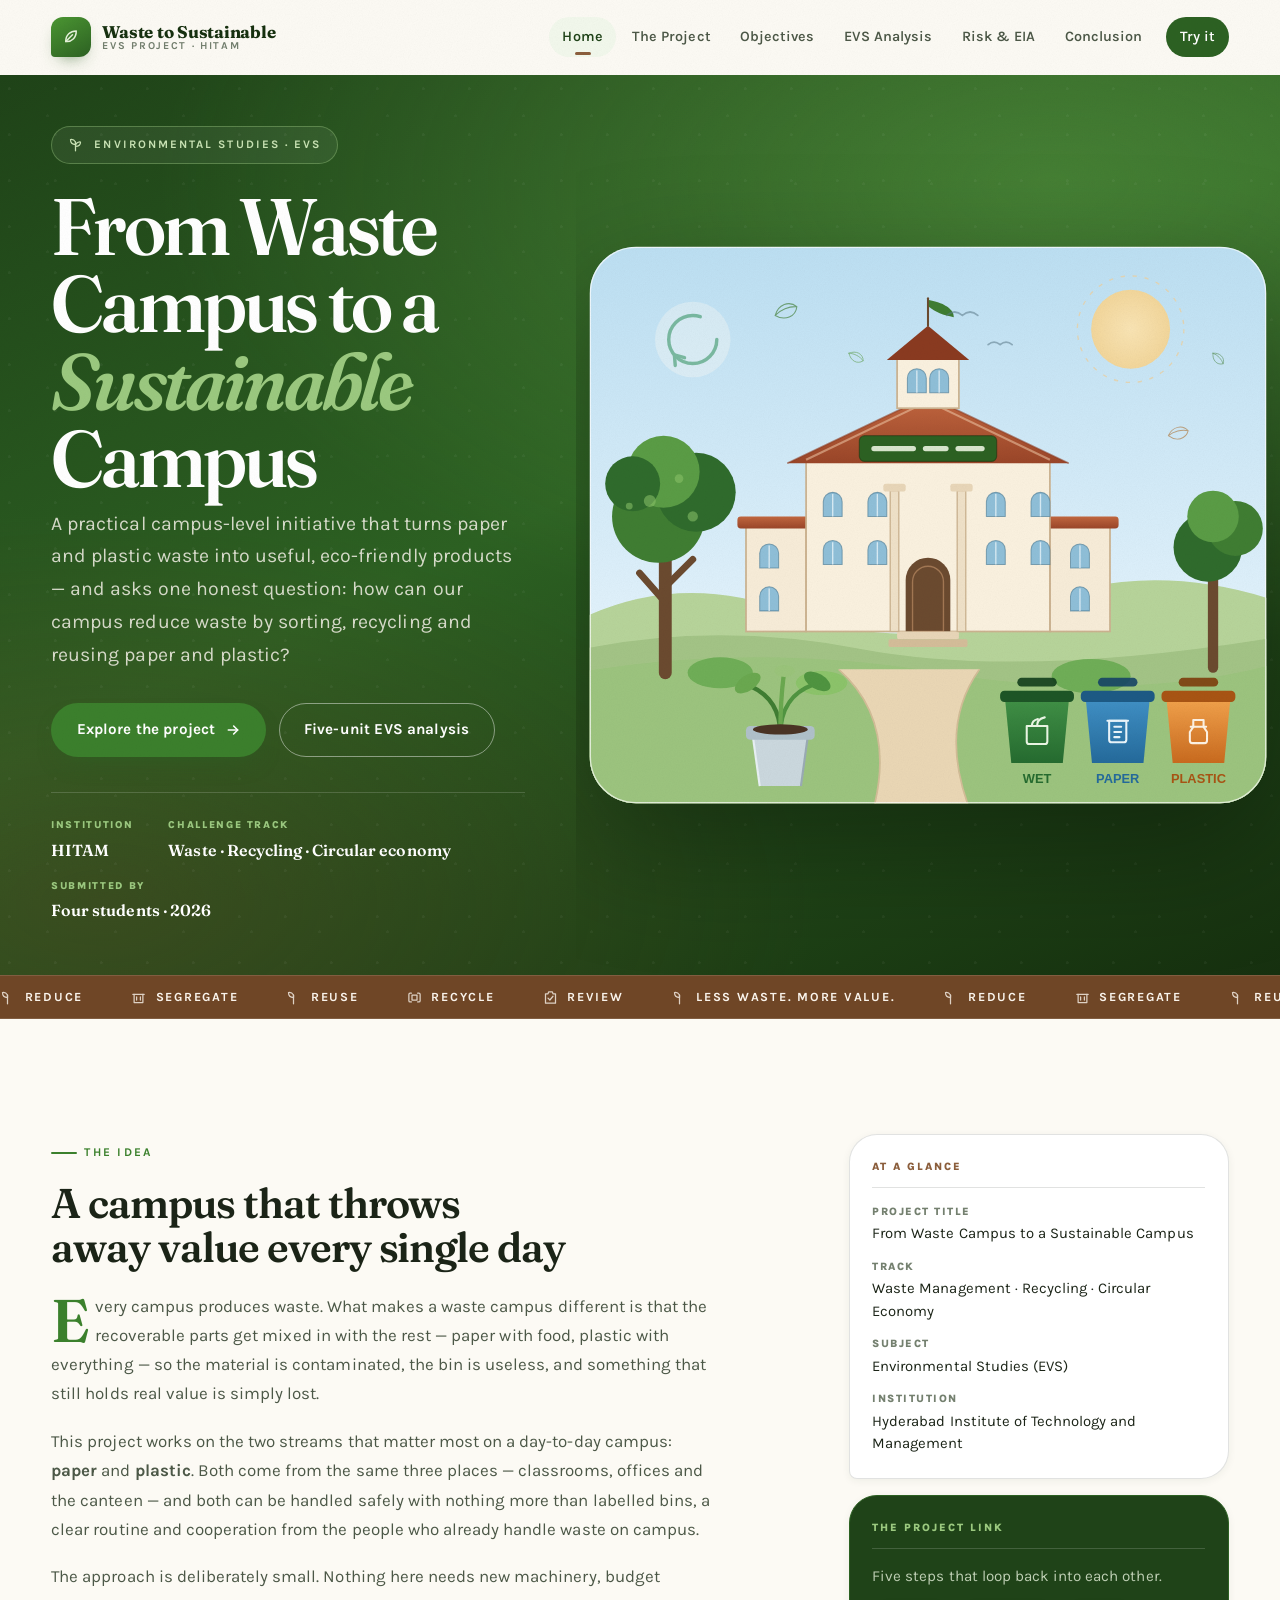
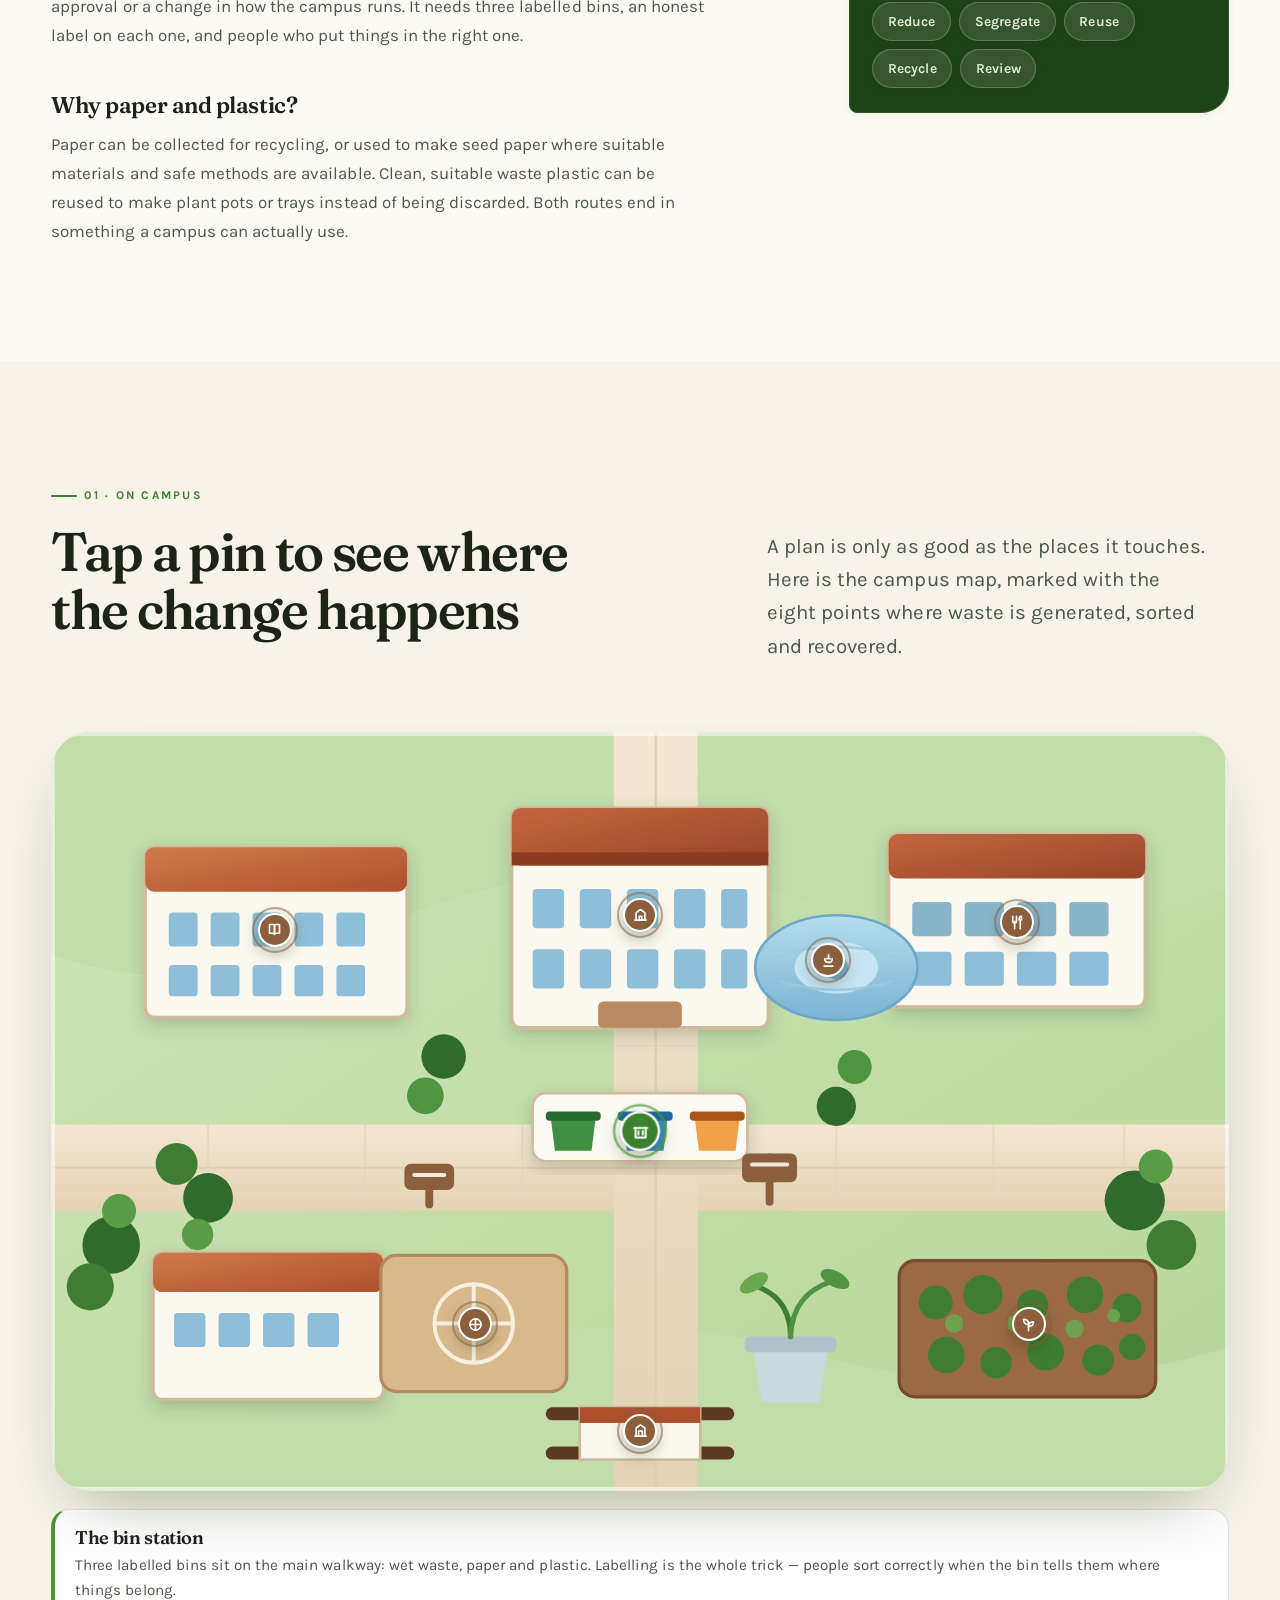
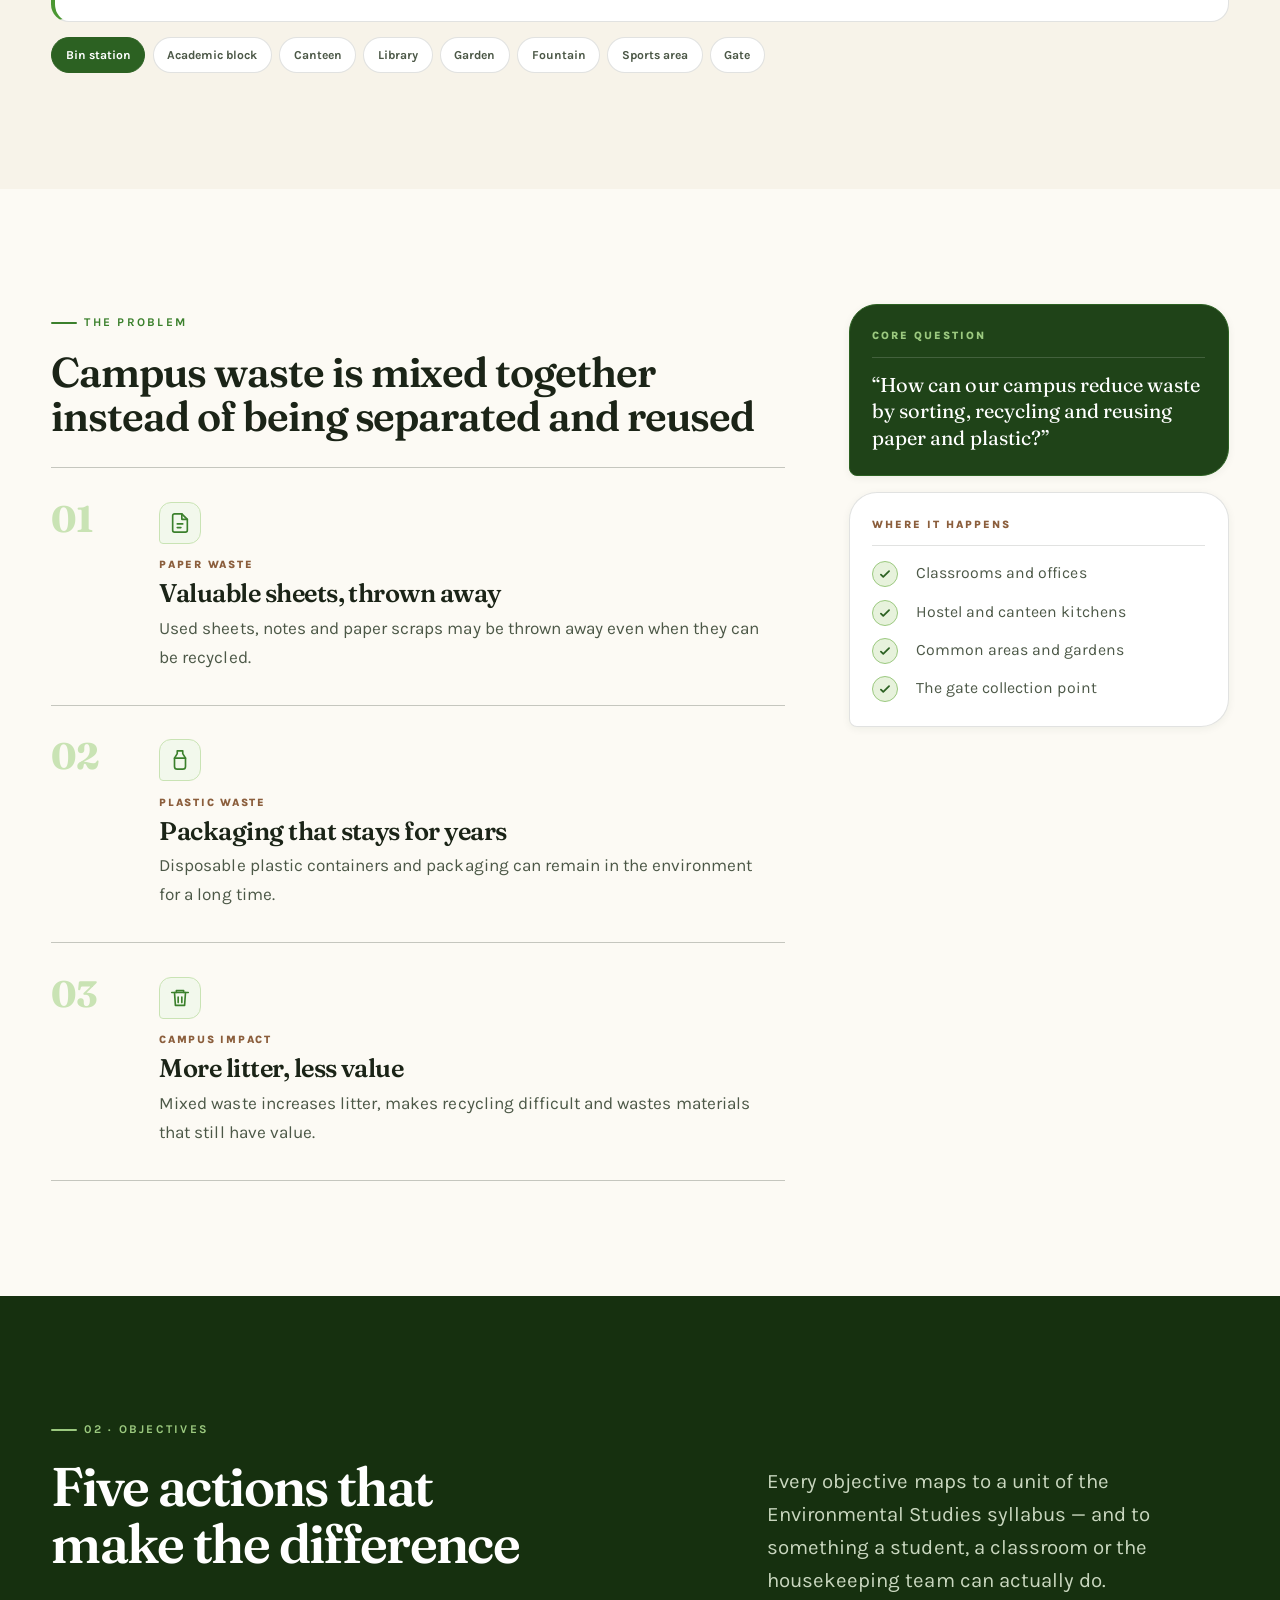
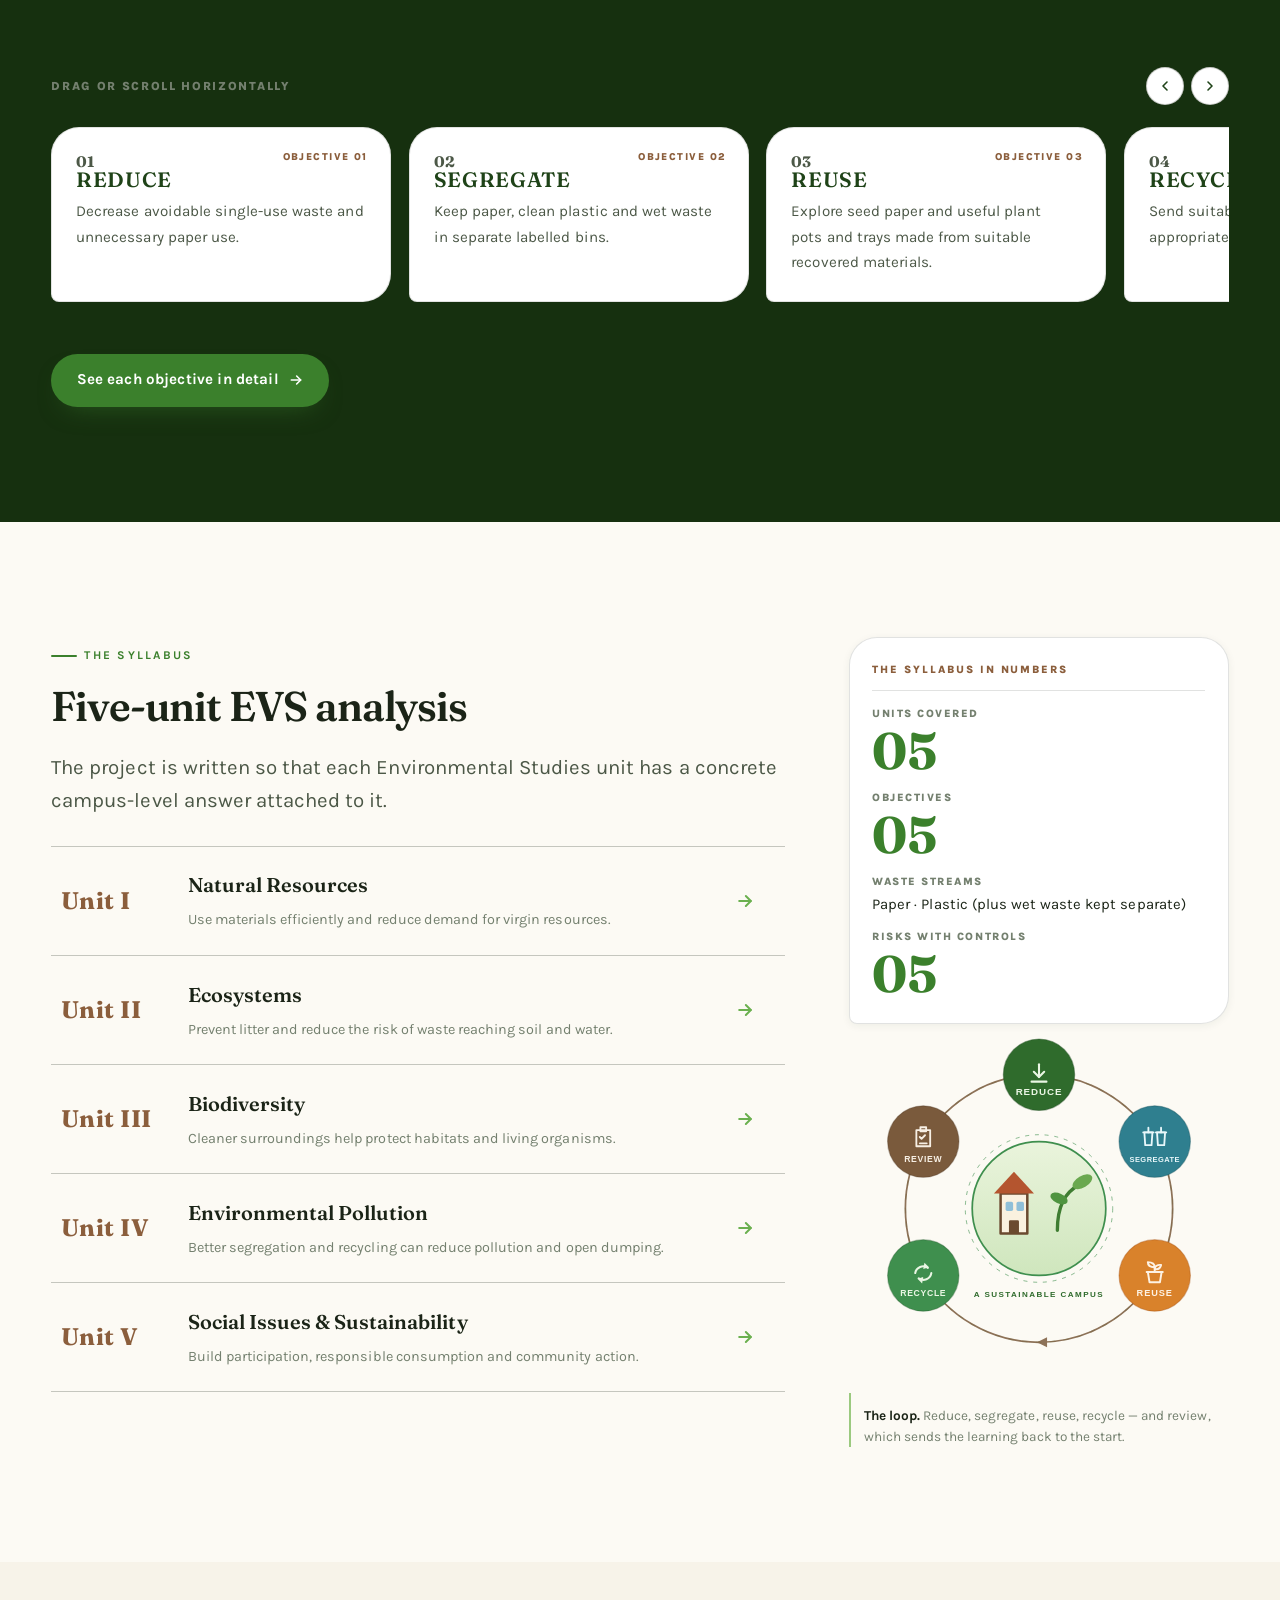
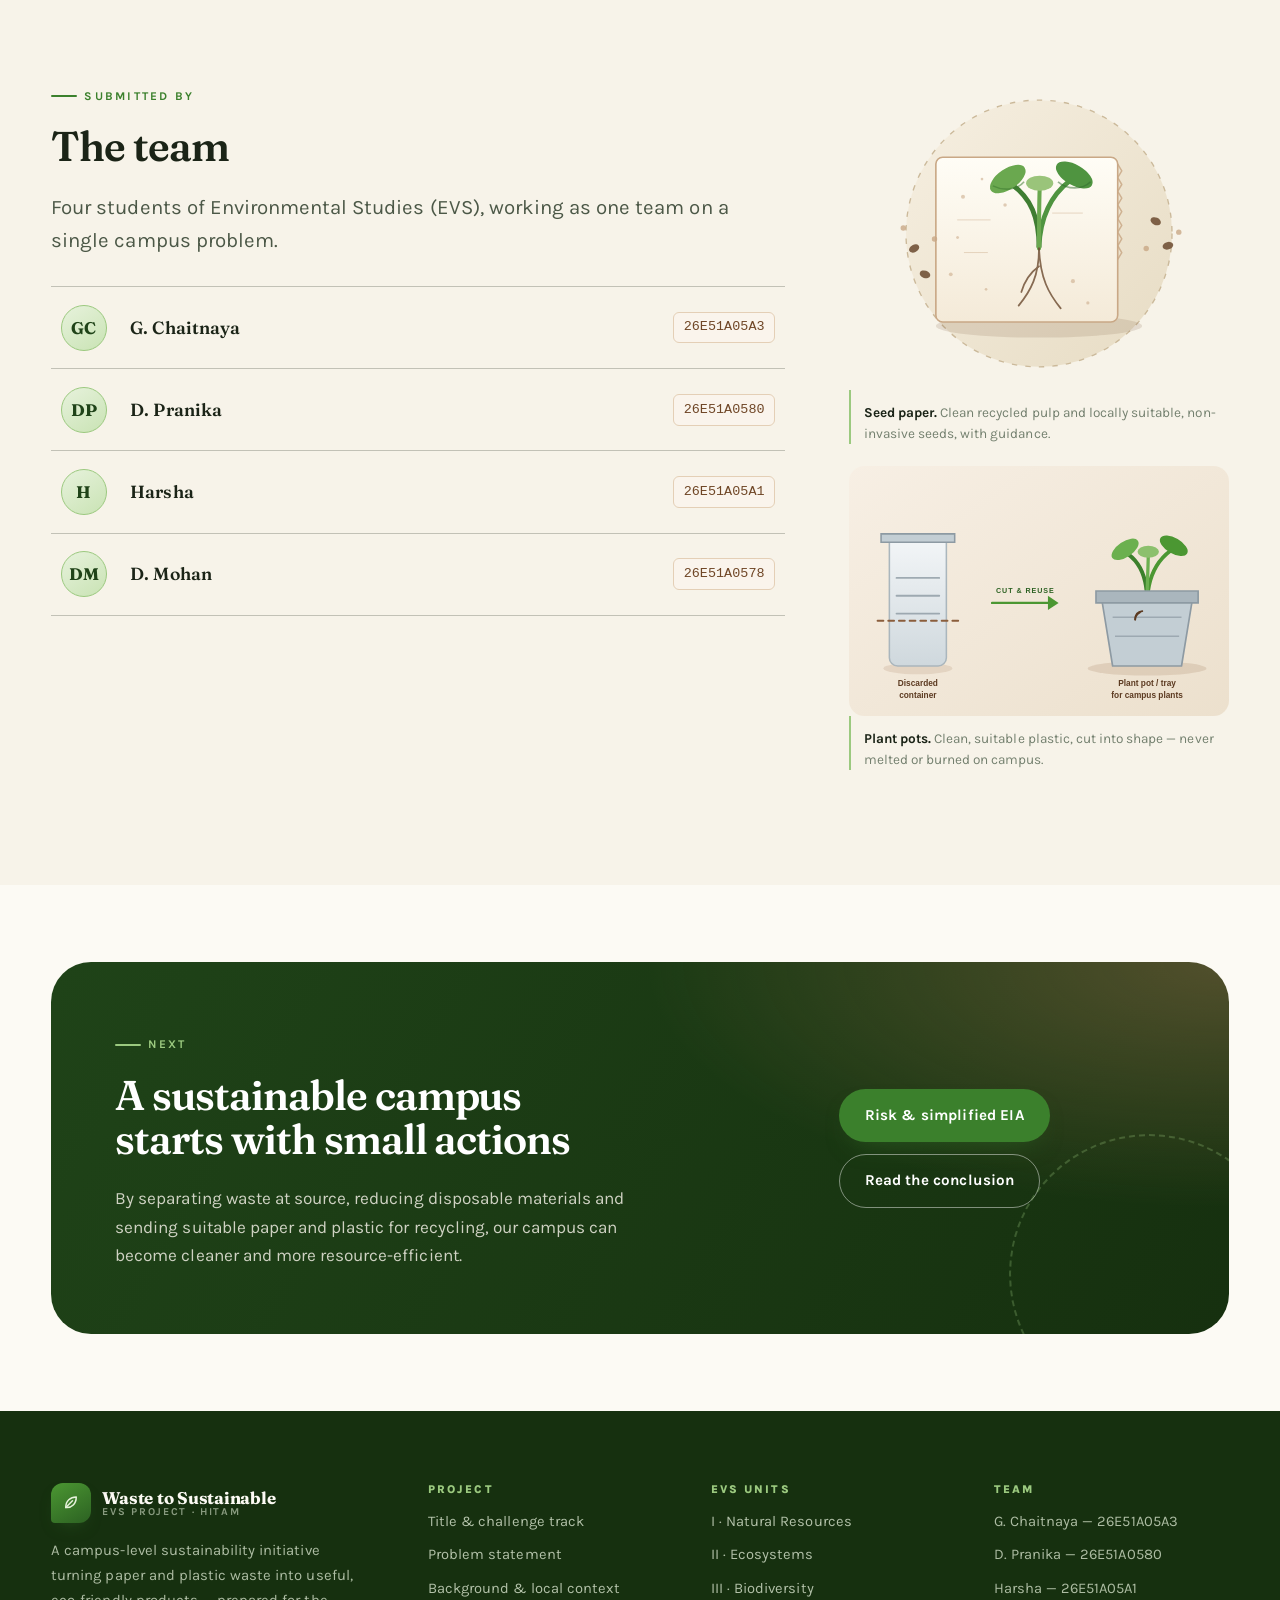
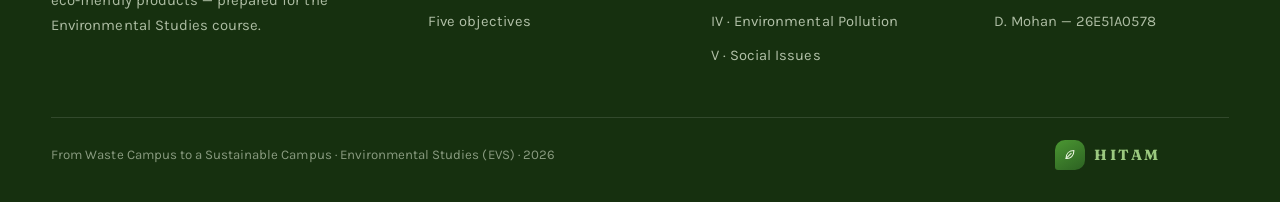
<file: index.html>
<!DOCTYPE html>
<html lang="en">
<head>
<meta charset="utf-8">
<meta name="viewport" content="width=device-width, initial-scale=1">
<title>From Waste Campus to a Sustainable Campus — EVS Project | HITAM</title>
<meta name="description" content="A campus-level Environmental Studies project by the students of Hyderabad Institute of Technology and Management: reducing, segregating, recycling and reusing paper and plastic waste to turn a waste campus into a sustainable campus.">
<link rel="icon" href="assets/img/favicon.svg" type="image/svg+xml">
<link rel="preconnect" href="https://fonts.googleapis.com">
<link rel="preconnect" href="https://fonts.gstatic.com" crossorigin>
<link href="https://fonts.googleapis.com/css2?family=Fraunces:ital,opsz,wght,SOFT,WONK@0,9..144,300..800,0..100,0..1;1,9..144,300..800,0..100,0..1&family=Karla:ital,wght@0,400..700;1,400..600&display=swap" rel="stylesheet">
<link rel="stylesheet" href="assets/css/style.css">
</head>
<body>

<div class="progress" aria-hidden="true"></div>

<header class="site-header">
  <div class="shell nav">
    <a class="brand" href="index.html">
      <span class="brand__mark" aria-hidden="true">
        <svg viewBox="0 0 64 64" fill="none" stroke="currentColor" stroke-width="4" stroke-linecap="round" stroke-linejoin="round">
          <path d="M18 44 C18 26 30 16 46 16 C46 34 34 46 18 44 Z"/><path d="M18 44 L36 26"/>
        </svg>
      </span>
      <span class="brand__text">
        <span class="brand__name">Waste&nbsp;to&nbsp;Sustainable</span>
        <span class="brand__sub">EVS Project · HITAM</span>
      </span>
    </a>

    <button class="nav__toggle" type="button" aria-expanded="false" aria-label="Toggle navigation menu">
      <span></span><span></span><span></span>
    </button>

    <ul class="nav__links">
      <li><a href="index.html">Home</a></li>
      <li><a href="project.html">The Project</a></li>
      <li><a href="objectives.html">Objectives</a></li>
      <li><a href="evs-analysis.html">EVS Analysis</a></li>
      <li><a href="risk.html">Risk &amp; EIA</a></li>
      <li><a href="conclusion.html">Conclusion</a></li>
      <li><a class="nav__cta" href="objectives.html#lab">Try it</a></li>
    </ul>
  </div>
</header>

<!-- ======================================================= HERO -->
<section class="hero hero--bleed">
  <div class="hero__grid">
    <div class="hero__copy">
      <div class="shell">
        <span class="hero__kicker">
          <svg viewBox="0 0 24 24" fill="none" stroke="currentColor" stroke-width="2" stroke-linecap="round" stroke-linejoin="round"><path d="M12 22V8"/><path d="M12 8C12 8 9 3 4 4c0 5 3 8 8 8Z"/><path d="M12 12s4-5 8-4c0 5-3 7-8 7"/></svg>
          Environmental Studies · EVS
        </span>

        <h1 class="display-xl hero__title">From Waste Campus to a <em>Sustainable</em> Campus</h1>

        <p class="hero__lede">
          A practical campus-level initiative that turns paper and plastic waste into useful,
          eco-friendly products — and asks one honest question: how can our campus reduce waste by
          sorting, recycling and reusing paper and plastic?
        </p>

        <div class="hero__actions">
          <a class="btn btn--primary" href="project.html">
            Explore the project
            <svg viewBox="0 0 24 24" fill="none" stroke="currentColor" stroke-width="2.4" stroke-linecap="round" stroke-linejoin="round"><path d="M5 12h14"/><path d="m13 6 6 6-6 6"/></svg>
          </a>
          <a class="btn btn--onDark" href="evs-analysis.html">Five-unit EVS analysis</a>
        </div>

        <div class="metarow">
          <div class="metarow__item">
            <span class="metarow__k">Institution</span>
            <span class="metarow__v">HITAM</span>
          </div>
          <div class="metarow__item">
            <span class="metarow__k">Challenge track</span>
            <span class="metarow__v">Waste · Recycling · Circular economy</span>
          </div>
          <div class="metarow__item">
            <span class="metarow__k">Submitted by</span>
            <span class="metarow__v">Four students · 2026</span>
          </div>
        </div>
      </div>
    </div>

    <div class="hero__art">
      <img src="assets/img/hero-campus.svg" alt="Illustration of a college campus with labelled wet waste, paper and plastic bins, trees and a plant pot made from a reused container.">
    </div>
  </div>
</section>

<!-- ======================================================= MARQUEE -->
<div class="banner" aria-hidden="true">
  <div class="banner__track">
    <span><svg viewBox="0 0 24 24" fill="none" stroke="currentColor" stroke-width="2" stroke-linecap="round" stroke-linejoin="round"><path d="M12 22V8"/><path d="M12 8C12 8 9 3 4 4c0 5 3 8 8 8Z"/></svg> Reduce</span>
    <span><svg viewBox="0 0 24 24" fill="none" stroke="currentColor" stroke-width="2" stroke-linecap="round" stroke-linejoin="round"><path d="M3 7h18"/><path d="M5 7v13h14V7"/><path d="M9 11v5M15 11v5"/></svg> Segregate</span>
    <span><svg viewBox="0 0 24 24" fill="none" stroke="currentColor" stroke-width="2" stroke-linecap="round" stroke-linejoin="round"><path d="M12 22V8"/><path d="M12 8C12 8 9 3 4 4c0 5 3 8 8 8Z"/></svg> Reuse</span>
    <span><svg viewBox="0 0 24 24" fill="none" stroke="currentColor" stroke-width="2" stroke-linecap="round" stroke-linejoin="round"><path d="M7 19H5a2 2 0 0 1-2-2V7a2 2 0 0 1 2-2h2"/><path d="M17 19h2a2 2 0 0 0 2-2V7a2 2 0 0 0-2-2h-2"/><path d="M8 8h8v8H8z"/></svg> Recycle</span>
    <span><svg viewBox="0 0 24 24" fill="none" stroke="currentColor" stroke-width="2" stroke-linecap="round" stroke-linejoin="round"><path d="M9 3h6l1 3h4v15H4V6h4Z"/><path d="m8 13 3 3 5-6"/></svg> Review</span>
    <span><svg viewBox="0 0 24 24" fill="none" stroke="currentColor" stroke-width="2" stroke-linecap="round" stroke-linejoin="round"><path d="M12 22V8"/><path d="M12 8C12 8 9 3 4 4c0 5 3 8 8 8Z"/></svg> Less waste. More value.</span>
  </div>
</div>

<!-- ======================================================= INTRO + RAIL -->
<section class="section">
  <div class="shell ed ed--wide-side">
    <div class="ed__main prose reveal">
      <span class="eyebrow">The idea</span>
      <h2 class="display-md">A campus that throws away value every single day</h2>
      <p>
        Every campus produces waste. What makes a waste campus different is that the recoverable
        parts get mixed in with the rest — paper with food, plastic with everything — so the material
        is contaminated, the bin is useless, and something that still holds real value is simply lost.
      </p>
      <p>
        This project works on the two streams that matter most on a day-to-day campus: <strong>paper</strong>
        and <strong>plastic</strong>. Both come from the same three places — classrooms, offices and the
        canteen — and both can be handled safely with nothing more than labelled bins, a clear routine
        and cooperation from the people who already handle waste on campus.
      </p>
      <p>
        The approach is deliberately small. Nothing here needs new machinery, budget approval or a
        change in how the campus runs. It needs three labelled bins, an honest label on each one, and
        people who put things in the right one.
      </p>

      <h3>Why paper and plastic?</h3>
      <p>
        Paper can be collected for recycling, or used to make seed paper where suitable materials and
        safe methods are available. Clean, suitable waste plastic can be reused to make plant pots or
        trays instead of being discarded. Both routes end in something a campus can actually use.
      </p>
    </div>

    <aside class="ed__aside reveal">
      <div class="sidecard">
        <div class="sidecard__title">At a glance</div>
        <dl>
          <div>
            <dt>Project title</dt>
            <dd>From Waste Campus to a Sustainable Campus</dd>
          </div>
          <div>
            <dt>Track</dt>
            <dd>Waste Management · Recycling · Circular Economy</dd>
          </div>
          <div>
            <dt>Subject</dt>
            <dd>Environmental Studies (EVS)</dd>
          </div>
          <div>
            <dt>Institution</dt>
            <dd>Hyderabad Institute of Technology and Management</dd>
          </div>
        </dl>
      </div>

      <div class="sidecard sidecard--green">
        <div class="sidecard__title">The project link</div>
        <p style="margin:0 0 .8rem;font-size:.95rem;color:rgba(231,242,220,.8)">
          Five steps that loop back into each other.
        </p>
        <div class="tag-strip">
          <span class="chip" style="background:rgba(255,255,255,.1);border-color:rgba(255,255,255,.22);color:#e7f2dc">Reduce</span>
          <span class="chip" style="background:rgba(255,255,255,.1);border-color:rgba(255,255,255,.22);color:#e7f2dc">Segregate</span>
          <span class="chip" style="background:rgba(255,255,255,.1);border-color:rgba(255,255,255,.22);color:#e7f2dc">Reuse</span>
          <span class="chip" style="background:rgba(255,255,255,.1);border-color:rgba(255,255,255,.22);color:#e7f2dc">Recycle</span>
          <span class="chip" style="background:rgba(255,255,255,.1);border-color:rgba(255,255,255,.22);color:#e7f2dc">Review</span>
        </div>
      </div>
    </aside>
  </div>
</section>

<!-- ======================================================= HOTSPOT MAP -->
<section class="section section--paper">
  <div class="shell">
    <div class="sec-head reveal">
      <div class="sec-head__title">
        <span class="eyebrow">01 · On campus</span>
        <h2 class="display-lg">Tap a pin to see where the change happens</h2>
      </div>
      <div class="sec-head__aside">
        <p class="lede">
          A plan is only as good as the places it touches. Here is the campus map, marked with the
          eight points where waste is generated, sorted and recovered.
        </p>
      </div>
    </div>

    <div class="hotspot reveal" data-hotspot>
      <div class="hotspot__img">
        <img src="assets/img/campus-map.svg" alt="Top-down illustrated plan of the campus showing the academic block, library, canteen, administration wing, lawns, garden bed, fountain, sports area and bin stations.">
        <button class="hotspot__pin" style="left:50%;top:52.5%" data-spot="bins" aria-label="Bin station">
          <svg viewBox="0 0 24 24" fill="none" stroke="currentColor" stroke-width="2.6" stroke-linecap="round" stroke-linejoin="round"><path d="M3 7h18"/><path d="M5 7v13h14V7"/><path d="M9 11v5M15 11v5"/></svg>
        </button>
        <button class="hotspot__pin" style="left:50%;top:24%" data-spot="academic" aria-label="Academic block">
          <svg viewBox="0 0 24 24" fill="none" stroke="currentColor" stroke-width="2.6" stroke-linecap="round" stroke-linejoin="round"><path d="M3 21h18"/><path d="M5 21V9l7-5 7 5v12"/><path d="M10 21v-6h4v6"/></svg>
        </button>
        <button class="hotspot__pin" style="left:82%;top:25%" data-spot="canteen" aria-label="Canteen">
          <svg viewBox="0 0 24 24" fill="none" stroke="currentColor" stroke-width="2.6" stroke-linecap="round" stroke-linejoin="round"><path d="M6 2v8a3 3 0 0 0 6 0V2"/><path d="M9 10v12"/><path d="M18 2c-1.5 2-2 4-2 6h4V2Z"/><path d="M18 8v14"/></svg>
        </button>
        <button class="hotspot__pin" style="left:19%;top:26%" data-spot="library" aria-label="Library">
          <svg viewBox="0 0 24 24" fill="none" stroke="currentColor" stroke-width="2.6" stroke-linecap="round" stroke-linejoin="round"><path d="M4 4h6a2 2 0 0 1 2 2v14a2 2 0 0 0-2-2H4Z"/><path d="M20 4h-6a2 2 0 0 0-2 2v14a2 2 0 0 1 2-2h6Z"/></svg>
        </button>
        <button class="hotspot__pin" style="left:83%;top:78%" data-spot="garden" aria-label="Campus garden">
          <svg viewBox="0 0 24 24" fill="none" stroke="currentColor" stroke-width="2.6" stroke-linecap="round" stroke-linejoin="round"><path d="M12 22V8"/><path d="M12 8C12 8 9 3 4 4c0 5 3 8 8 8Z"/><path d="M12 12s4-5 8-4c0 5-3 7-8 7"/></svg>
        </button>
        <button class="hotspot__pin" style="left:66%;top:30%" data-spot="fountain" aria-label="Fountain and lawns">
          <svg viewBox="0 0 24 24" fill="none" stroke="currentColor" stroke-width="2.6" stroke-linecap="round" stroke-linejoin="round"><path d="M12 3v6"/><path d="M9 9h6"/><path d="M6 9c0 4 2.5 6 6 6s6-2 6-6"/><path d="M5 21h14"/></svg>
        </button>
        <button class="hotspot__pin" style="left:36%;top:78%" data-spot="sports" aria-label="Sports area">
          <svg viewBox="0 0 24 24" fill="none" stroke="currentColor" stroke-width="2.6" stroke-linecap="round" stroke-linejoin="round"><circle cx="12" cy="12" r="9"/><path d="M12 3v18M3 12h18"/></svg>
        </button>
        <button class="hotspot__pin" style="left:50%;top:92%" data-spot="gate" aria-label="Gate and collection point">
          <svg viewBox="0 0 24 24" fill="none" stroke="currentColor" stroke-width="2.6" stroke-linecap="round" stroke-linejoin="round"><path d="M3 21h18"/><path d="M5 21V8l7-5 7 5v13"/><path d="M9 21v-8h6v8"/></svg>
        </button>
      </div>

      <div class="hotspot__panel" data-spot-panel></div>

      <div class="hotspot__tabs">
        <button class="hotspot__tab is-active" type="button" data-spot="bins">Bin station</button>
        <button class="hotspot__tab" type="button" data-spot="academic">Academic block</button>
        <button class="hotspot__tab" type="button" data-spot="canteen">Canteen</button>
        <button class="hotspot__tab" type="button" data-spot="library">Library</button>
        <button class="hotspot__tab" type="button" data-spot="garden">Garden</button>
        <button class="hotspot__tab" type="button" data-spot="fountain">Fountain</button>
        <button class="hotspot__tab" type="button" data-spot="sports">Sports area</button>
        <button class="hotspot__tab" type="button" data-spot="gate">Gate</button>
      </div>
    </div>
  </div>
</section>

<!-- ======================================================= PROBLEM -->
<section class="section">
  <div class="shell ed ed--wide-side">
    <div class="ed__main reveal">
      <span class="eyebrow">The problem</span>
      <h2 class="display-md">Campus waste is mixed together instead of being separated and reused</h2>

      <div class="maglist" style="margin-top:1.8rem">
        <div class="maglist__row">
          <div class="maglist__n">01</div>
          <div>
            <div class="maglist__icon">
              <svg viewBox="0 0 24 24" fill="none" stroke="currentColor" stroke-width="1.8" stroke-linecap="round" stroke-linejoin="round"><path d="M14 2H6a2 2 0 0 0-2 2v16a2 2 0 0 0 2 2h12a2 2 0 0 0 2-2V8Z"/><path d="M14 2v6h6"/><path d="M9 13h6M9 17h4"/></svg>
            </div>
            <div class="maglist__kicker">Paper waste</div>
            <h3>Valuable sheets, thrown away</h3>
            <p>Used sheets, notes and paper scraps may be thrown away even when they can be recycled.</p>
          </div>
        </div>

        <div class="maglist__row">
          <div class="maglist__n">02</div>
          <div>
            <div class="maglist__icon">
              <svg viewBox="0 0 24 24" fill="none" stroke="currentColor" stroke-width="1.8" stroke-linecap="round" stroke-linejoin="round"><path d="M9 2h6v3l3 5v9a3 3 0 0 1-3 3H9a3 3 0 0 1-3-3v-9l3-5Z"/><path d="M6 10h12"/></svg>
            </div>
            <div class="maglist__kicker">Plastic waste</div>
            <h3>Packaging that stays for years</h3>
            <p>Disposable plastic containers and packaging can remain in the environment for a long time.</p>
          </div>
        </div>

        <div class="maglist__row">
          <div class="maglist__n">03</div>
          <div>
            <div class="maglist__icon">
              <svg viewBox="0 0 24 24" fill="none" stroke="currentColor" stroke-width="1.8" stroke-linecap="round" stroke-linejoin="round"><path d="M3 6h18"/><path d="M8 6V4h8v2"/><path d="M6 6l1 14h10l1-14"/><path d="M10 11v6M14 11v6"/></svg>
            </div>
            <div class="maglist__kicker">Campus impact</div>
            <h3>More litter, less value</h3>
            <p>Mixed waste increases litter, makes recycling difficult and wastes materials that still have value.</p>
          </div>
        </div>
      </div>
    </div>

    <aside class="ed__aside reveal">
      <div class="sidecard sidecard--green">
        <div class="sidecard__title">Core question</div>
        <p style="font-family:var(--font-display);font-size:1.25rem;line-height:1.32;color:#fff;margin:0">
          “How can our campus reduce waste by sorting, recycling and reusing paper and plastic?”
        </p>
      </div>

      <div class="sidecard">
        <div class="sidecard__title">Where it happens</div>
        <ul class="checklist" style="gap:.7rem">
          <li><span class="checklist__mark"><svg viewBox="0 0 24 24" fill="none" stroke="currentColor" stroke-width="3" stroke-linecap="round" stroke-linejoin="round"><path d="m5 13 4 4L19 7"/></svg></span><span>Classrooms and offices</span></li>
          <li><span class="checklist__mark"><svg viewBox="0 0 24 24" fill="none" stroke="currentColor" stroke-width="3" stroke-linecap="round" stroke-linejoin="round"><path d="m5 13 4 4L19 7"/></svg></span><span>Hostel and canteen kitchens</span></li>
          <li><span class="checklist__mark"><svg viewBox="0 0 24 24" fill="none" stroke="currentColor" stroke-width="3" stroke-linecap="round" stroke-linejoin="round"><path d="m5 13 4 4L19 7"/></svg></span><span>Common areas and gardens</span></li>
          <li><span class="checklist__mark"><svg viewBox="0 0 24 24" fill="none" stroke="currentColor" stroke-width="3" stroke-linecap="round" stroke-linejoin="round"><path d="m5 13 4 4L19 7"/></svg></span><span>The gate collection point</span></li>
        </ul>
      </div>
    </aside>
  </div>
</section>

<!-- ======================================================= OBJECTIVES -->
<section class="section section--dark-green">
  <div class="shell">
    <div class="sec-head reveal">
      <div class="sec-head__title">
        <span class="eyebrow">02 · Objectives</span>
        <h2 class="display-lg" style="color:var(--white)">Five actions that make the difference</h2>
      </div>
      <div class="sec-head__aside">
        <p class="lede">
          Every objective maps to a unit of the Environmental Studies syllabus — and to something a
          student, a classroom or the housekeeping team can actually do.
        </p>
      </div>
    </div>

    <div class="scroller-wrap reveal" data-scroller>
      <div class="scroller-hint" style="justify-content:space-between;margin-bottom:1rem">
        <span>Drag or scroll horizontally</span>
        <span class="scroller-nav">
          <button type="button" data-scroll-prev aria-label="Previous"><svg viewBox="0 0 24 24" fill="none" stroke="currentColor" stroke-width="2.4" stroke-linecap="round" stroke-linejoin="round"><path d="m15 6-6 6 6 6"/></svg></button>
          <button type="button" data-scroll-next aria-label="Next"><svg viewBox="0 0 24 24" fill="none" stroke="currentColor" stroke-width="2.4" stroke-linecap="round" stroke-linejoin="round"><path d="m9 6 6 6-6 6"/></svg></button>
        </span>
      </div>
      <div class="scroller">
        <article class="panel">
          <span class="panel__tag">Objective 01</span>
          <p class="panel__n">01</p>
          <h3>Reduce</h3>
          <p>Decrease avoidable single-use waste and unnecessary paper use.</p>
        </article>
        <article class="panel">
          <span class="panel__tag">Objective 02</span>
          <p class="panel__n">02</p>
          <h3>Segregate</h3>
          <p>Keep paper, clean plastic and wet waste in separate labelled bins.</p>
        </article>
        <article class="panel">
          <span class="panel__tag">Objective 03</span>
          <p class="panel__n">03</p>
          <h3>Reuse</h3>
          <p>Explore seed paper and useful plant pots and trays made from suitable recovered materials.</p>
        </article>
        <article class="panel">
          <span class="panel__tag">Objective 04</span>
          <p class="panel__n">04</p>
          <h3>Recycle</h3>
          <p>Send suitable paper and plastic to appropriate recycling channels.</p>
        </article>
        <article class="panel">
          <span class="panel__tag">Objective 05</span>
          <p class="panel__n">05</p>
          <h3>Review</h3>
          <p>Check what the bins hold and use what you learn to improve the plan.</p>
        </article>
      </div>
    </div>

    <div style="margin-top:1.6rem">
      <a class="btn btn--primary" href="objectives.html">
        See each objective in detail
        <svg viewBox="0 0 24 24" fill="none" stroke="currentColor" stroke-width="2.4" stroke-linecap="round" stroke-linejoin="round"><path d="M5 12h14"/><path d="m13 6 6 6-6 6"/></svg>
      </a>
    </div>
  </div>
</section>

<!-- ======================================================= EVS UNITS -->
<section class="section">
  <div class="shell ed ed--wide-side">
    <div class="ed__main reveal">
      <span class="eyebrow">The syllabus</span>
      <h2 class="display-md">Five-unit EVS analysis</h2>
      <p class="lede" style="margin-top:.8rem">
        The project is written so that each Environmental Studies unit has a concrete campus-level
        answer attached to it.
      </p>

      <div class="unit-index" style="margin-top:1.8rem">
        <a class="unit-index__row" href="evs-analysis.html#unit-1">
          <span class="unit-index__n">Unit I</span>
          <span>
            <span class="unit-index__t" style="display:block">Natural Resources</span>
            <span class="unit-index__d">Use materials efficiently and reduce demand for virgin resources.</span>
          </span>
          <span class="unit-index__arrow"><svg viewBox="0 0 24 24" fill="none" stroke="currentColor" stroke-width="2.4" stroke-linecap="round" stroke-linejoin="round" width="20" height="20"><path d="M5 12h14"/><path d="m13 6 6 6-6 6"/></svg></span>
        </a>
        <a class="unit-index__row" href="evs-analysis.html#unit-2">
          <span class="unit-index__n">Unit II</span>
          <span>
            <span class="unit-index__t" style="display:block">Ecosystems</span>
            <span class="unit-index__d">Prevent litter and reduce the risk of waste reaching soil and water.</span>
          </span>
          <span class="unit-index__arrow"><svg viewBox="0 0 24 24" fill="none" stroke="currentColor" stroke-width="2.4" stroke-linecap="round" stroke-linejoin="round" width="20" height="20"><path d="M5 12h14"/><path d="m13 6 6 6-6 6"/></svg></span>
        </a>
        <a class="unit-index__row" href="evs-analysis.html#unit-3">
          <span class="unit-index__n">Unit III</span>
          <span>
            <span class="unit-index__t" style="display:block">Biodiversity</span>
            <span class="unit-index__d">Cleaner surroundings help protect habitats and living organisms.</span>
          </span>
          <span class="unit-index__arrow"><svg viewBox="0 0 24 24" fill="none" stroke="currentColor" stroke-width="2.4" stroke-linecap="round" stroke-linejoin="round" width="20" height="20"><path d="M5 12h14"/><path d="m13 6 6 6-6 6"/></svg></span>
        </a>
        <a class="unit-index__row" href="evs-analysis.html#unit-4">
          <span class="unit-index__n">Unit IV</span>
          <span>
            <span class="unit-index__t" style="display:block">Environmental Pollution</span>
            <span class="unit-index__d">Better segregation and recycling can reduce pollution and open dumping.</span>
          </span>
          <span class="unit-index__arrow"><svg viewBox="0 0 24 24" fill="none" stroke="currentColor" stroke-width="2.4" stroke-linecap="round" stroke-linejoin="round" width="20" height="20"><path d="M5 12h14"/><path d="m13 6 6 6-6 6"/></svg></span>
        </a>
        <a class="unit-index__row" href="evs-analysis.html#unit-5">
          <span class="unit-index__n">Unit V</span>
          <span>
            <span class="unit-index__t" style="display:block">Social Issues &amp; Sustainability</span>
            <span class="unit-index__d">Build participation, responsible consumption and community action.</span>
          </span>
          <span class="unit-index__arrow"><svg viewBox="0 0 24 24" fill="none" stroke="currentColor" stroke-width="2.4" stroke-linecap="round" stroke-linejoin="round" width="20" height="20"><path d="M5 12h14"/><path d="m13 6 6 6-6 6"/></svg></span>
        </a>
      </div>
    </div>

    <aside class="ed__aside reveal">
      <div class="sidecard">
        <div class="sidecard__title">The syllabus in numbers</div>
        <dl>
          <div><dt>Units covered</dt><dd><span class="count"><span class="count__v" data-count="5" data-count-pad="2">05</span></span></dd></div>
          <div><dt>Objectives</dt><dd><span class="count"><span class="count__v" data-count="5" data-count-pad="2">05</span></span></dd></div>
          <div><dt>Waste streams</dt><dd>Paper · Plastic (plus wet waste kept separate)</dd></div>
          <div><dt>Risks with controls</dt><dd><span class="count"><span class="count__v" data-count="5" data-count-pad="2">05</span></span></dd></div>
        </dl>
      </div>
      <figure class="figure figure--bare">
        <img src="assets/img/cycle-loop.svg?v=2" alt="Five-step loop connecting Reduce, Segregate, Reuse, Recycle and Review around a campus building.">
        <figcaption><b>The loop.</b> Reduce, segregate, reuse, recycle — and review, which sends the learning back to the start.</figcaption>
      </figure>
    </aside>
  </div>
</section>

<!-- ======================================================= TEAM -->
<section class="section section--paper">
  <div class="shell ed ed--wide-side">
    <div class="ed__main reveal">
      <span class="eyebrow">Submitted by</span>
      <h2 class="display-md">The team</h2>
      <p class="lede" style="margin-top:.7rem">
        Four students of Environmental Studies (EVS), working as one team on a single campus problem.
      </p>

      <div class="roster" style="margin-top:1.8rem">
        <div class="roster__row">
          <span class="roster__av">GC</span>
          <span class="roster__n">G. Chaitnaya</span>
          <span class="roster__r">26E51A05A3</span>
        </div>
        <div class="roster__row">
          <span class="roster__av">DP</span>
          <span class="roster__n">D. Pranika</span>
          <span class="roster__r">26E51A0580</span>
        </div>
        <div class="roster__row">
          <span class="roster__av">H</span>
          <span class="roster__n">Harsha</span>
          <span class="roster__r">26E51A05A1</span>
        </div>
        <div class="roster__row">
          <span class="roster__av">DM</span>
          <span class="roster__n">D. Mohan</span>
          <span class="roster__r">26E51A0578</span>
        </div>
      </div>
    </div>

    <aside class="ed__aside reveal">
      <figure class="figure figure--bare">
        <img src="assets/img/seed-paper.svg" alt="Recycled paper sheet with a seedling sprouting through it.">
        <figcaption><b>Seed paper.</b> Clean recycled pulp and locally suitable, non-invasive seeds, with guidance.</figcaption>
      </figure>
      <figure class="figure figure--bare" style="margin-top:1.4rem">
        <img src="assets/img/plant-pot.svg?v=2" alt="Discarded plastic container being cut and reused as a plant pot.">
        <figcaption><b>Plant pots.</b> Clean, suitable plastic, cut into shape — never melted or burned on campus.</figcaption>
      </figure>
    </aside>
  </div>
</section>

<!-- ======================================================= CTA -->
<section class="section section--tight">
  <div class="shell">
    <div class="cta reveal">
      <div>
        <span class="eyebrow" style="color:var(--green-300)">Next</span>
        <h2 class="display-md" style="color:var(--white)">A sustainable campus starts with small actions</h2>
        <p style="max-width:56ch">
          By separating waste at source, reducing disposable materials and sending suitable paper and
          plastic for recycling, our campus can become cleaner and more resource-efficient.
        </p>
      </div>
      <div class="cta__actions">
        <a class="btn btn--primary" href="risk.html">Risk &amp; simplified EIA</a>
        <a class="btn btn--onDark" href="conclusion.html">Read the conclusion</a>
      </div>
    </div>
  </div>
</section>

<!-- ======================================================= FOOTER -->
<footer class="site-footer">
  <div class="shell">
    <div class="footer__grid">
      <div class="footer__brand">
        <a class="brand" href="index.html" style="color:var(--cream)">
          <span class="brand__mark" aria-hidden="true">
            <svg viewBox="0 0 64 64" fill="none" stroke="currentColor" stroke-width="4" stroke-linecap="round" stroke-linejoin="round"><path d="M18 44 C18 26 30 16 46 16 C46 34 34 46 18 44 Z"/><path d="M18 44 L36 26"/></svg>
          </span>
          <span class="brand__text">
            <span class="brand__name">Waste&nbsp;to&nbsp;Sustainable</span>
            <span class="brand__sub" style="color:rgba(231,242,220,.55)">EVS Project · HITAM</span>
          </span>
        </a>
        <p>
          A campus-level sustainability initiative turning paper and plastic waste into useful,
          eco-friendly products — prepared for the Environmental Studies course.
        </p>
      </div>

      <div>
        <h3>Project</h3>
        <ul class="footer__list">
          <li><a href="project.html">Title &amp; challenge track</a></li>
          <li><a href="project.html#problem">Problem statement</a></li>
          <li><a href="project.html#background">Background &amp; local context</a></li>
          <li><a href="objectives.html">Five objectives</a></li>
        </ul>
      </div>

      <div>
        <h3>EVS units</h3>
        <ul class="footer__list">
          <li><a href="evs-analysis.html#unit-1">I · Natural Resources</a></li>
          <li><a href="evs-analysis.html#unit-2">II · Ecosystems</a></li>
          <li><a href="evs-analysis.html#unit-3">III · Biodiversity</a></li>
          <li><a href="evs-analysis.html#unit-4">IV · Environmental Pollution</a></li>
          <li><a href="evs-analysis.html#unit-5">V · Social Issues</a></li>
        </ul>
      </div>

      <div>
        <h3>Team</h3>
        <ul class="footer__list">
          <li>G. Chaitnaya — 26E51A05A3</li>
          <li>D. Pranika — 26E51A0580</li>
          <li>Harsha — 26E51A05A1</li>
          <li>D. Mohan — 26E51A0578</li>
        </ul>
      </div>
    </div>

    <div class="footer__bottom">
      <span>From Waste Campus to a Sustainable Campus · Environmental Studies (EVS) · <span data-year>2026</span></span>
      <span class="footer__seal">
        <span class="footer__seal__leaf" aria-hidden="true">
          <svg viewBox="0 0 64 64" fill="none" stroke="currentColor" stroke-width="4" stroke-linecap="round" stroke-linejoin="round">
            <path d="M18 44 C18 26 30 16 46 16 C46 34 34 46 18 44 Z"/><path d="M18 44 L36 26"/>
          </svg>
        </span>
        <span class="footer__seal__name">HITAM</span>
      </span>
    </div>
  </div>
</footer>

<button class="to-top" type="button" aria-label="Back to top">
  <svg viewBox="0 0 24 24" stroke-width="2.4" stroke-linecap="round" stroke-linejoin="round"><path d="M12 19V5"/><path d="m5 12 7-7 7 7"/></svg>
</button>

<script src="assets/js/main.js"></script>
</body>
</html>
</file>
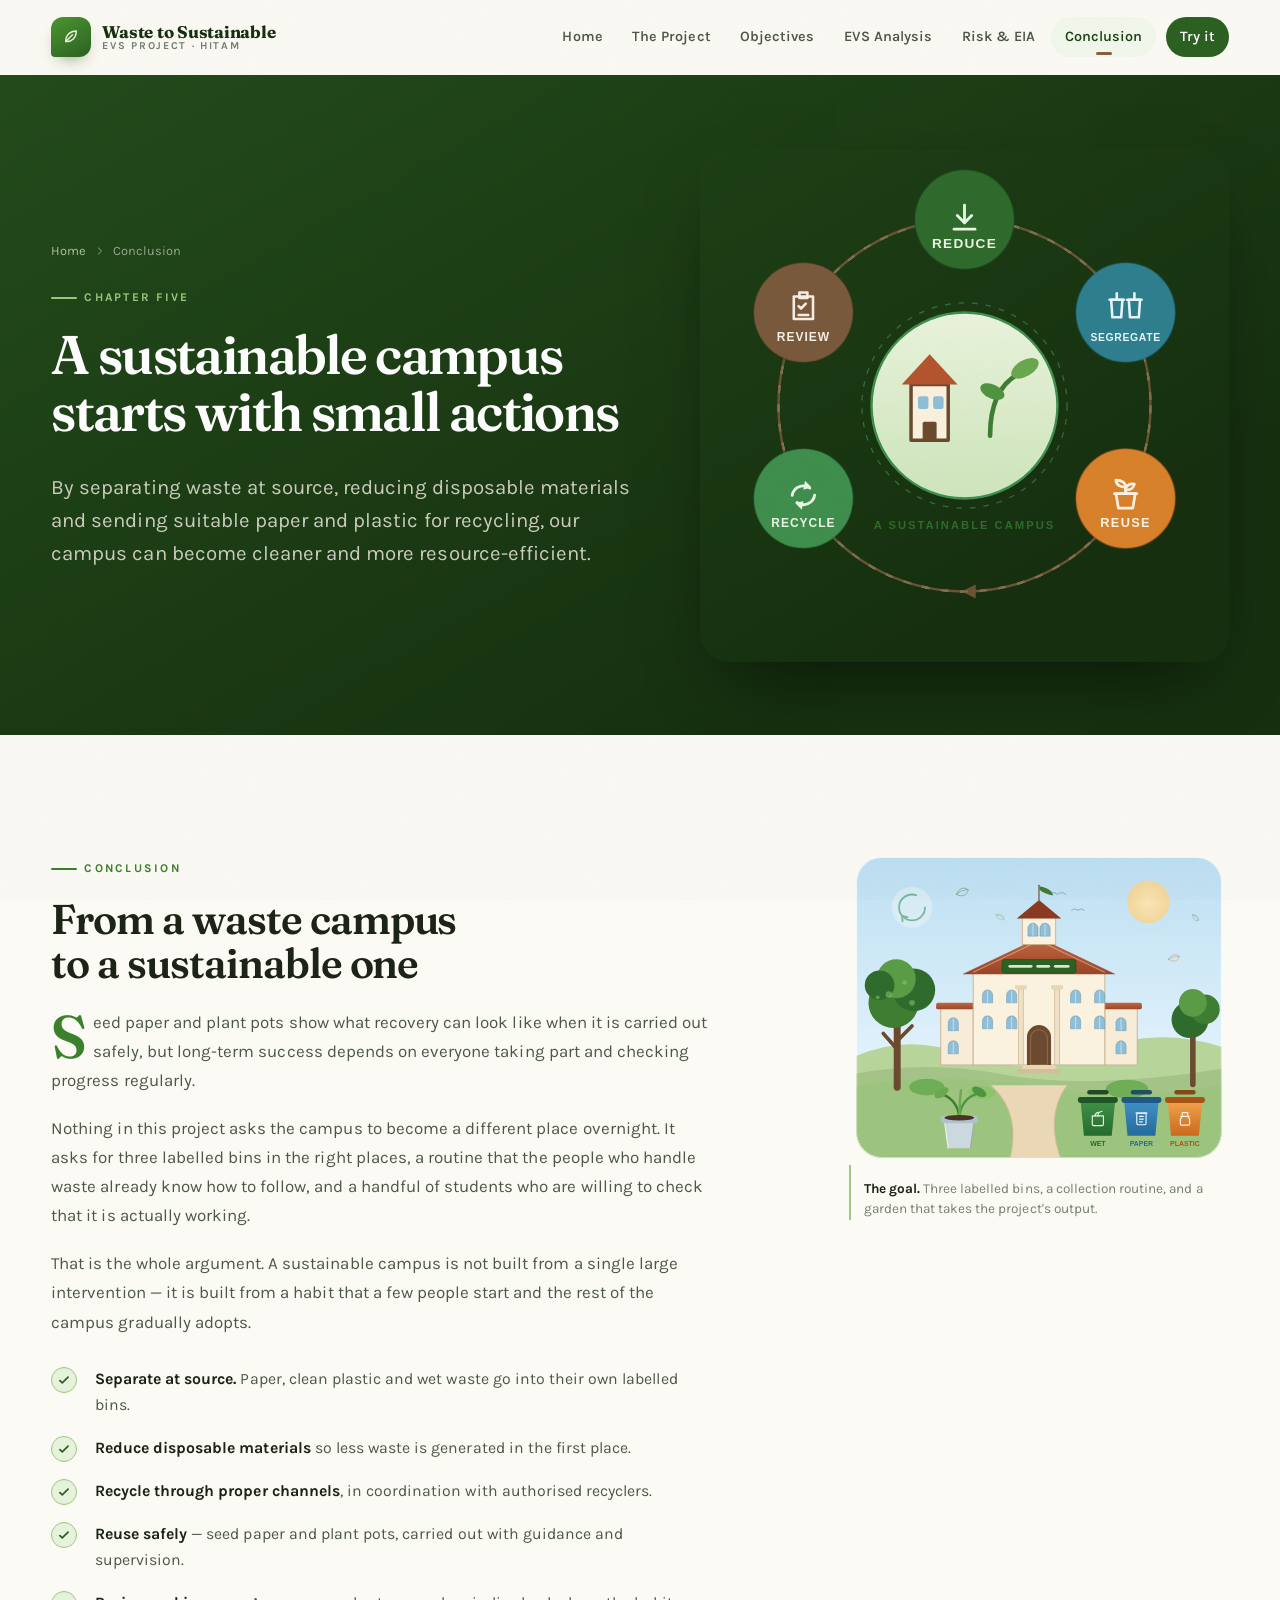
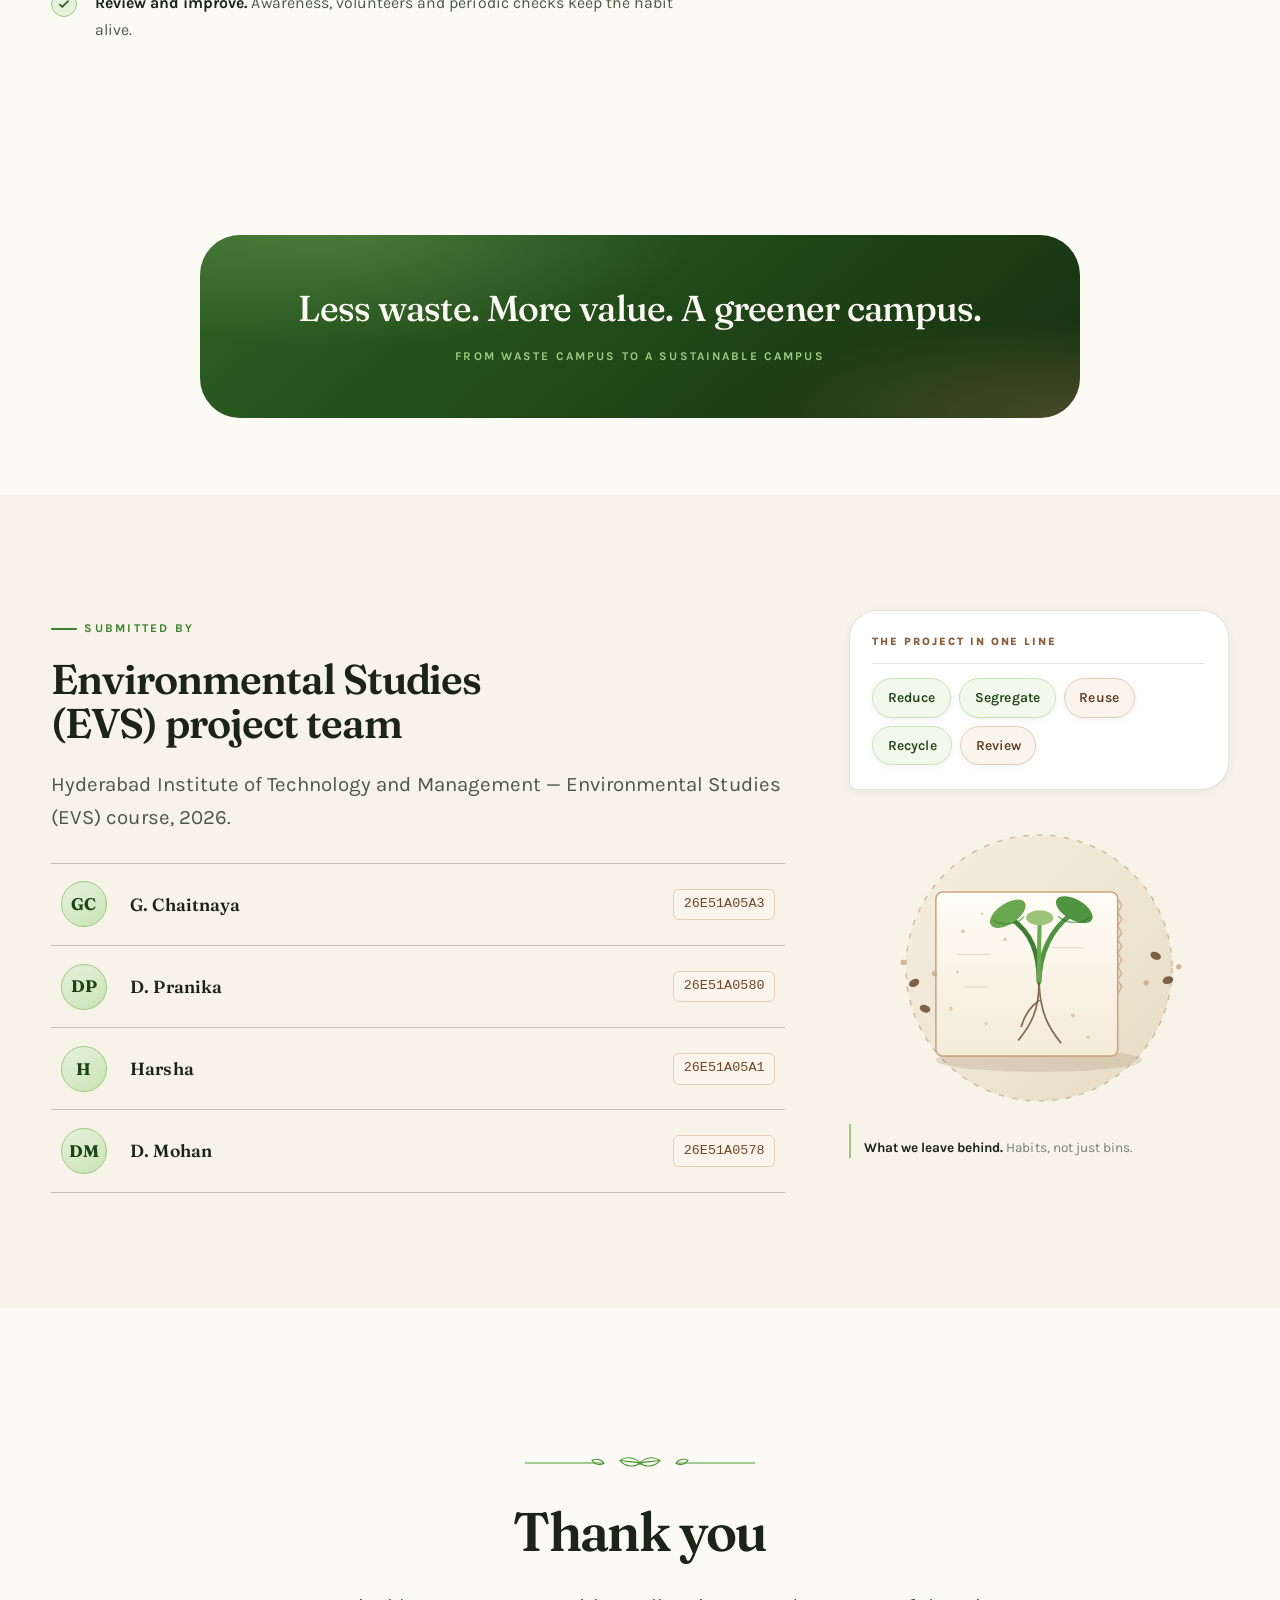
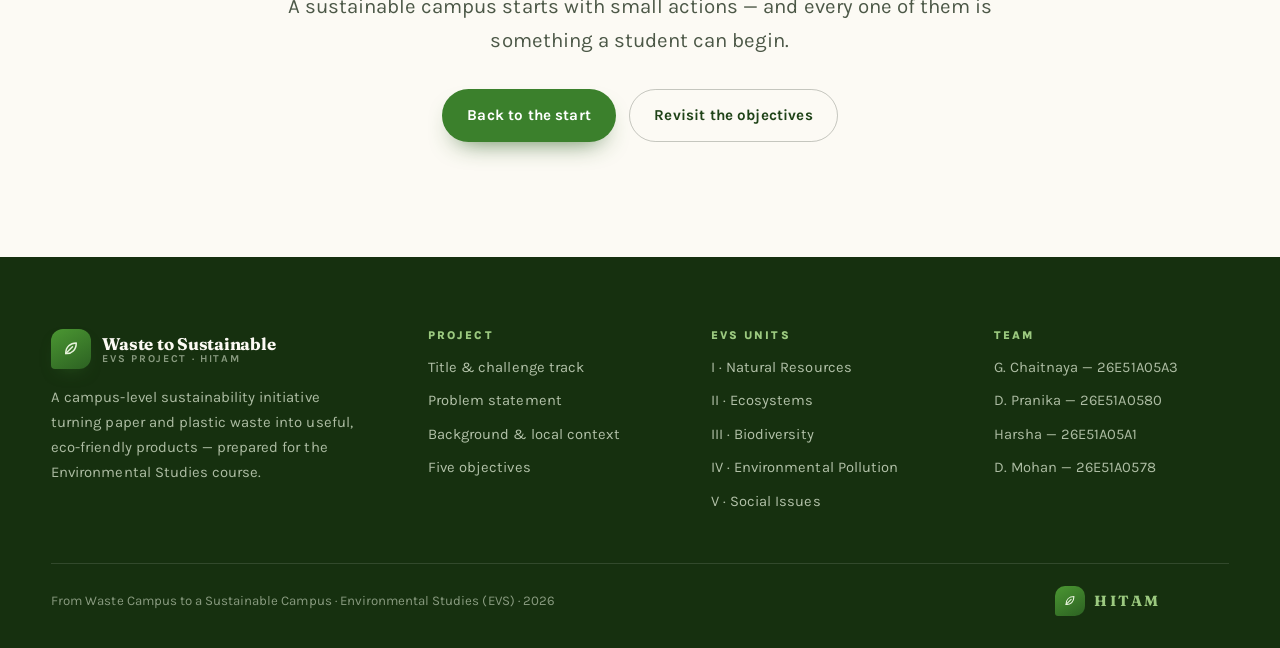
<file: conclusion.html>
<!DOCTYPE html>
<html lang="en">
<head>
<meta charset="utf-8">
<meta name="viewport" content="width=device-width, initial-scale=1">
<title>Conclusion — From Waste Campus to a Sustainable Campus | EVS Project</title>
<meta name="description" content="The conclusion of the EVS project From Waste Campus to a Sustainable Campus, with the project team of Hyderabad Institute of Technology and Management.">
<link rel="icon" href="assets/img/favicon.svg" type="image/svg+xml">
<link rel="preconnect" href="https://fonts.googleapis.com">
<link rel="preconnect" href="https://fonts.gstatic.com" crossorigin>
<link href="https://fonts.googleapis.com/css2?family=Fraunces:ital,opsz,wght,SOFT,WONK@0,9..144,300..800,0..100,0..1;1,9..144,300..800,0..100,0..1&family=Karla:ital,wght@0,400..700;1,400..600&display=swap" rel="stylesheet">
<link rel="stylesheet" href="assets/css/style.css">
</head>
<body>

<div class="progress" aria-hidden="true"></div>

<header class="site-header">
  <div class="shell nav">
    <a class="brand" href="index.html">
      <span class="brand__mark" aria-hidden="true">
        <svg viewBox="0 0 64 64" fill="none" stroke="currentColor" stroke-width="4" stroke-linecap="round" stroke-linejoin="round">
          <path d="M18 44 C18 26 30 16 46 16 C46 34 34 46 18 44 Z"/><path d="M18 44 L36 26"/>
        </svg>
      </span>
      <span class="brand__text">
        <span class="brand__name">Waste&nbsp;to&nbsp;Sustainable</span>
        <span class="brand__sub">EVS Project · HITAM</span>
      </span>
    </a>
    <button class="nav__toggle" type="button" aria-expanded="false" aria-label="Toggle navigation menu">
      <span></span><span></span><span></span>
    </button>
    <ul class="nav__links">
      <li><a href="index.html">Home</a></li>
      <li><a href="project.html">The Project</a></li>
      <li><a href="objectives.html">Objectives</a></li>
      <li><a href="evs-analysis.html">EVS Analysis</a></li>
      <li><a href="risk.html">Risk &amp; EIA</a></li>
      <li><a href="conclusion.html">Conclusion</a></li>
      <li><a class="nav__cta" href="objectives.html#lab">Try it</a></li>
    </ul>
  </div>
</header>

<!-- ======================================================= PAGE HERO -->
<section class="phero">
  <div class="shell phero__inner">
    <div>
      <nav class="crumbs" aria-label="Breadcrumb">
        <a href="index.html">Home</a>
        <svg viewBox="0 0 24 24" fill="none" stroke="currentColor" stroke-width="2.4" stroke-linecap="round" stroke-linejoin="round"><path d="m9 6 6 6-6 6"/></svg>
        <span>Conclusion</span>
      </nav>
      <span class="eyebrow" style="color:var(--green-300)">Chapter five</span>
      <h1 class="display-lg">A sustainable campus starts with small actions</h1>
      <p class="lede">
        By separating waste at source, reducing disposable materials and sending suitable paper and
        plastic for recycling, our campus can become cleaner and more resource-efficient.
      </p>
    </div>
    <div class="phero__art">
      <img src="assets/img/cycle-loop.svg?v=2" alt="Five-step loop connecting Reduce, Segregate, Reuse, Recycle and Review around a campus building.">
    </div>
  </div>
</section>

<!-- ======================================================= NARRATIVE -->
<section class="section">
  <div class="shell ed ed--wide-side">
    <div class="ed__main prose reveal">
      <span class="eyebrow">Conclusion</span>
      <h2 class="display-md">From a waste campus to a sustainable one</h2>
      <p>
        Seed paper and plant pots show what recovery can look like when it is carried out safely, but
        long-term success depends on everyone taking part and checking progress regularly.
      </p>
      <p>
        Nothing in this project asks the campus to become a different place overnight. It asks for
        three labelled bins in the right places, a routine that the people who handle waste already
        know how to follow, and a handful of students who are willing to check that it is actually
        working.
      </p>
      <p>
        That is the whole argument. A sustainable campus is not built from a single large
        intervention — it is built from a habit that a few people start and the rest of the campus
        gradually adopts.
      </p>

      <ul class="checklist" style="margin-top:1.8rem;gap:1rem">
        <li><span class="checklist__mark"><svg viewBox="0 0 24 24" fill="none" stroke="currentColor" stroke-width="3" stroke-linecap="round" stroke-linejoin="round"><path d="m5 13 4 4L19 7"/></svg></span><span><strong>Separate at source.</strong> Paper, clean plastic and wet waste go into their own labelled bins.</span></li>
        <li><span class="checklist__mark"><svg viewBox="0 0 24 24" fill="none" stroke="currentColor" stroke-width="3" stroke-linecap="round" stroke-linejoin="round"><path d="m5 13 4 4L19 7"/></svg></span><span><strong>Reduce disposable materials</strong> so less waste is generated in the first place.</span></li>
        <li><span class="checklist__mark"><svg viewBox="0 0 24 24" fill="none" stroke="currentColor" stroke-width="3" stroke-linecap="round" stroke-linejoin="round"><path d="m5 13 4 4L19 7"/></svg></span><span><strong>Recycle through proper channels</strong>, in coordination with authorised recyclers.</span></li>
        <li><span class="checklist__mark"><svg viewBox="0 0 24 24" fill="none" stroke="currentColor" stroke-width="3" stroke-linecap="round" stroke-linejoin="round"><path d="m5 13 4 4L19 7"/></svg></span><span><strong>Reuse safely</strong> — seed paper and plant pots, carried out with guidance and supervision.</span></li>
        <li><span class="checklist__mark"><svg viewBox="0 0 24 24" fill="none" stroke="currentColor" stroke-width="3" stroke-linecap="round" stroke-linejoin="round"><path d="m5 13 4 4L19 7"/></svg></span><span><strong>Review and improve.</strong> Awareness, volunteers and periodic checks keep the habit alive.</span></li>
      </ul>
    </div>

    <aside class="ed__aside reveal">
      <figure class="figure figure--bare">
        <img src="assets/img/hero-campus.svg" alt="Illustration of the campus with labelled bins, trees and a plant pot made from a reused container.">
        <figcaption><b>The goal.</b> Three labelled bins, a collection routine, and a garden that takes the project's output.</figcaption>
      </figure>
    </aside>
  </div>
</section>

<!-- ======================================================= PULL -->
<section class="section section--tight">
  <div class="shell shell--narrow">
    <div class="pull reveal">
      <blockquote>Less waste. More value. A greener campus.</blockquote>
      <cite>From Waste Campus to a Sustainable Campus</cite>
    </div>
  </div>
</section>

<!-- ======================================================= TEAM -->
<section class="section section--paper">
  <div class="shell ed ed--wide-side">
    <div class="ed__main reveal">
      <span class="eyebrow">Submitted by</span>
      <h2 class="display-md">Environmental Studies (EVS) project team</h2>
      <p class="lede" style="margin:.7rem 0 1.8rem">
        Hyderabad Institute of Technology and Management — Environmental Studies (EVS) course, 2026.
      </p>

      <div class="roster">
        <div class="roster__row">
          <span class="roster__av">GC</span>
          <span class="roster__n">G. Chaitnaya</span>
          <span class="roster__r">26E51A05A3</span>
        </div>
        <div class="roster__row">
          <span class="roster__av">DP</span>
          <span class="roster__n">D. Pranika</span>
          <span class="roster__r">26E51A0580</span>
        </div>
        <div class="roster__row">
          <span class="roster__av">H</span>
          <span class="roster__n">Harsha</span>
          <span class="roster__r">26E51A05A1</span>
        </div>
        <div class="roster__row">
          <span class="roster__av">DM</span>
          <span class="roster__n">D. Mohan</span>
          <span class="roster__r">26E51A0578</span>
        </div>
      </div>
    </div>

    <aside class="ed__aside reveal">
      <div class="sidecard">
        <div class="sidecard__title">The project in one line</div>
        <div class="tag-strip">
          <span class="chip chip--green">Reduce</span>
          <span class="chip chip--green">Segregate</span>
          <span class="chip chip--brown">Reuse</span>
          <span class="chip chip--green">Recycle</span>
          <span class="chip chip--brown">Review</span>
        </div>
      </div>
      <figure class="figure figure--bare" style="margin-top:1.4rem">
        <img src="assets/img/seed-paper.svg" alt="Recycled paper sheet with a seedling sprouting through it.">
        <figcaption><b>What we leave behind.</b> Habits, not just bins.</figcaption>
      </figure>
    </aside>
  </div>
</section>

<!-- ======================================================= THANKS -->
<section class="section">
  <div class="shell shell--narrow text-center">
    <img class="divider-leaf reveal" src="assets/img/leaf-rule.svg" alt="" style="width:240px;margin-inline:auto">
    <h2 class="display-lg reveal" style="margin-top:.5rem">Thank you</h2>
    <p class="lede reveal" style="margin-inline:auto">
      A sustainable campus starts with small actions — and every one of them is something a student
      can begin.
    </p>
    <div class="reveal" style="margin-top:2rem;display:flex;gap:.8rem;justify-content:center;flex-wrap:wrap">
      <a class="btn btn--primary" href="index.html">Back to the start</a>
      <a class="btn btn--ghost" href="objectives.html">Revisit the objectives</a>
    </div>
  </div>
</section>

<!-- ======================================================= FOOTER -->
<footer class="site-footer">
  <div class="shell">
    <div class="footer__grid">
      <div class="footer__brand">
        <a class="brand" href="index.html" style="color:var(--cream)">
          <span class="brand__mark" aria-hidden="true">
            <svg viewBox="0 0 64 64" fill="none" stroke="currentColor" stroke-width="4" stroke-linecap="round" stroke-linejoin="round"><path d="M18 44 C18 26 30 16 46 16 C46 34 34 46 18 44 Z"/><path d="M18 44 L36 26"/></svg>
          </span>
          <span class="brand__text">
            <span class="brand__name">Waste&nbsp;to&nbsp;Sustainable</span>
            <span class="brand__sub" style="color:rgba(231,242,220,.55)">EVS Project · HITAM</span>
          </span>
        </a>
        <p>
          A campus-level sustainability initiative turning paper and plastic waste into useful,
          eco-friendly products — prepared for the Environmental Studies course.
        </p>
      </div>
      <div>
        <h3>Project</h3>
        <ul class="footer__list">
          <li><a href="project.html">Title &amp; challenge track</a></li>
          <li><a href="project.html#problem">Problem statement</a></li>
          <li><a href="project.html#background">Background &amp; local context</a></li>
          <li><a href="objectives.html">Five objectives</a></li>
        </ul>
      </div>
      <div>
        <h3>EVS units</h3>
        <ul class="footer__list">
          <li><a href="evs-analysis.html#unit-1">I · Natural Resources</a></li>
          <li><a href="evs-analysis.html#unit-2">II · Ecosystems</a></li>
          <li><a href="evs-analysis.html#unit-3">III · Biodiversity</a></li>
          <li><a href="evs-analysis.html#unit-4">IV · Environmental Pollution</a></li>
          <li><a href="evs-analysis.html#unit-5">V · Social Issues</a></li>
        </ul>
      </div>
      <div>
        <h3>Team</h3>
        <ul class="footer__list">
          <li>G. Chaitnaya — 26E51A05A3</li>
          <li>D. Pranika — 26E51A0580</li>
          <li>Harsha — 26E51A05A1</li>
          <li>D. Mohan — 26E51A0578</li>
        </ul>
      </div>
    </div>
    <div class="footer__bottom">
      <span>From Waste Campus to a Sustainable Campus · Environmental Studies (EVS) · <span data-year>2026</span></span>
      <span class="footer__seal">
        <span class="footer__seal__leaf" aria-hidden="true">
          <svg viewBox="0 0 64 64" fill="none" stroke="currentColor" stroke-width="4" stroke-linecap="round" stroke-linejoin="round">
            <path d="M18 44 C18 26 30 16 46 16 C46 34 34 46 18 44 Z"/><path d="M18 44 L36 26"/>
          </svg>
        </span>
        <span class="footer__seal__name">HITAM</span>
      </span>
    </div>
  </div>
</footer>

<button class="to-top" type="button" aria-label="Back to top">
  <svg viewBox="0 0 24 24" stroke-width="2.4" stroke-linecap="round" stroke-linejoin="round"><path d="M12 19V5"/><path d="m5 12 7-7 7 7"/></svg>
</button>

<script src="assets/js/main.js"></script>
</body>
</html>
</file>
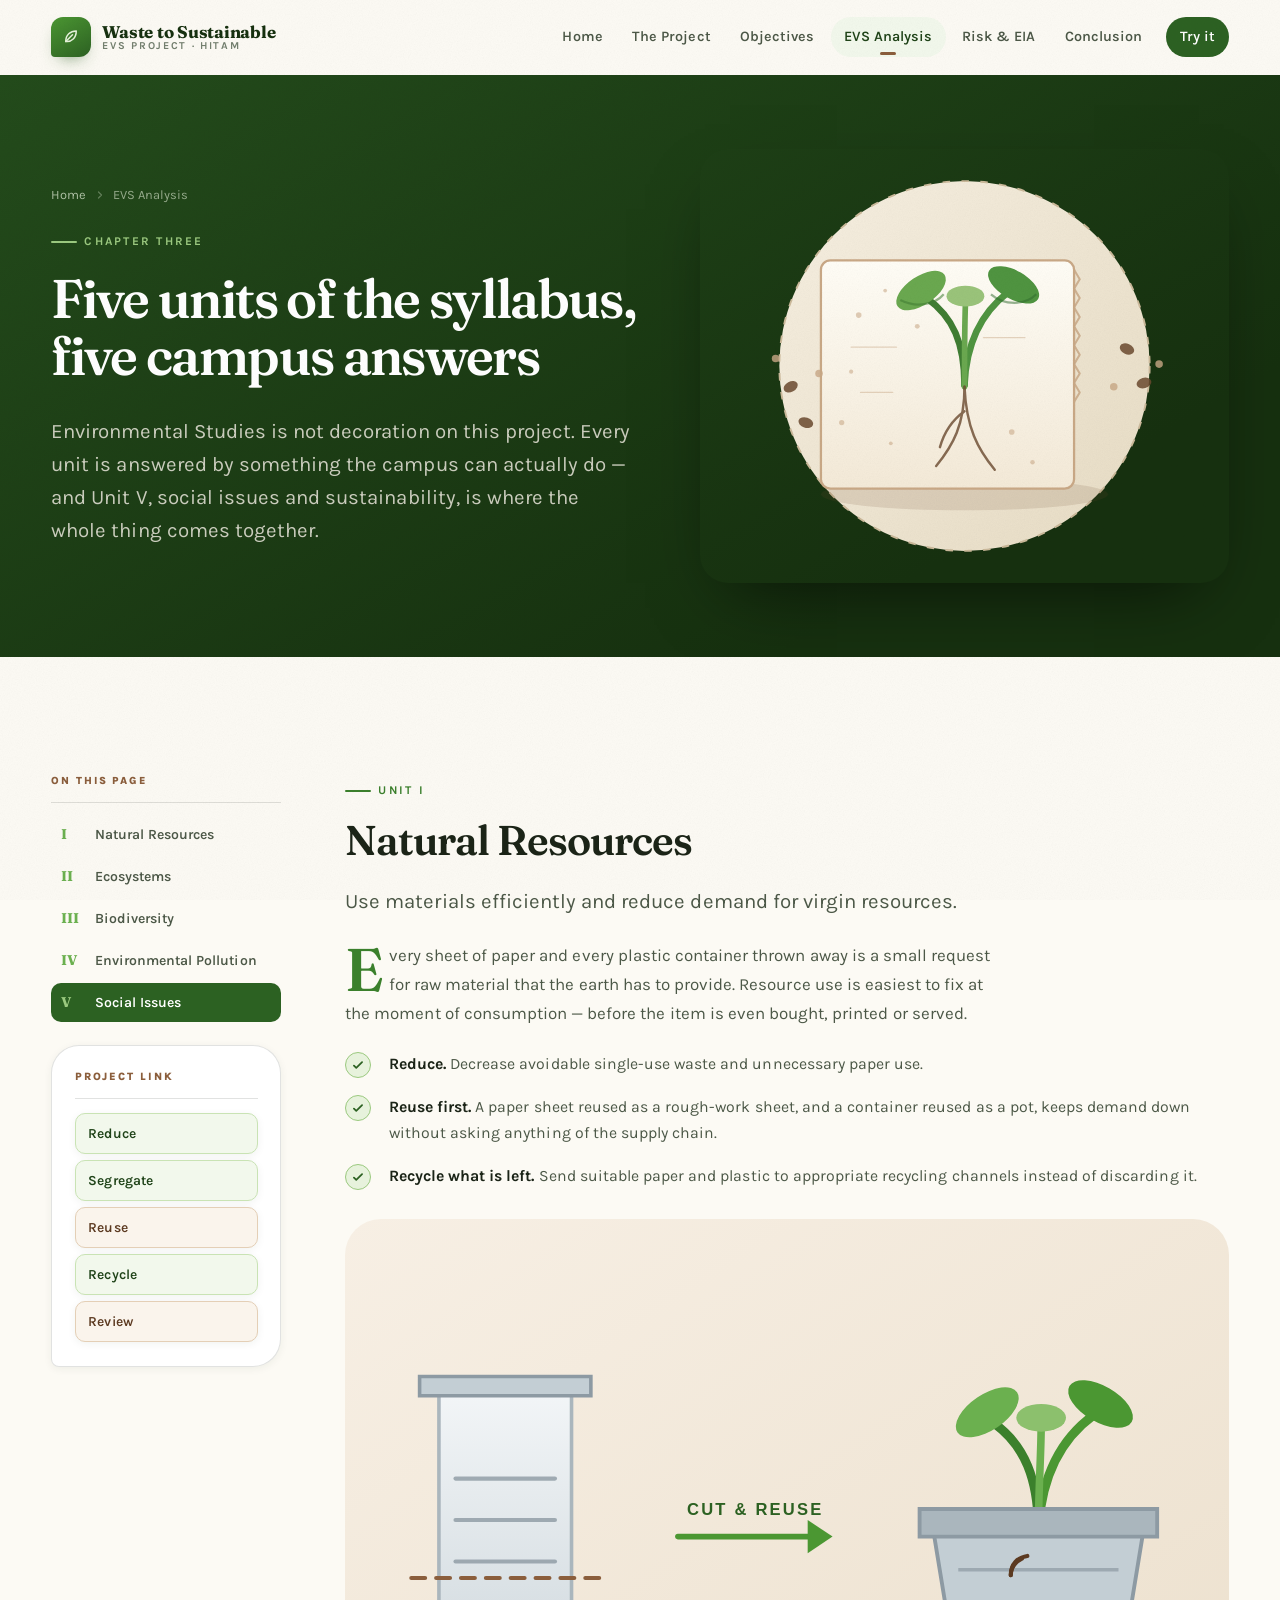
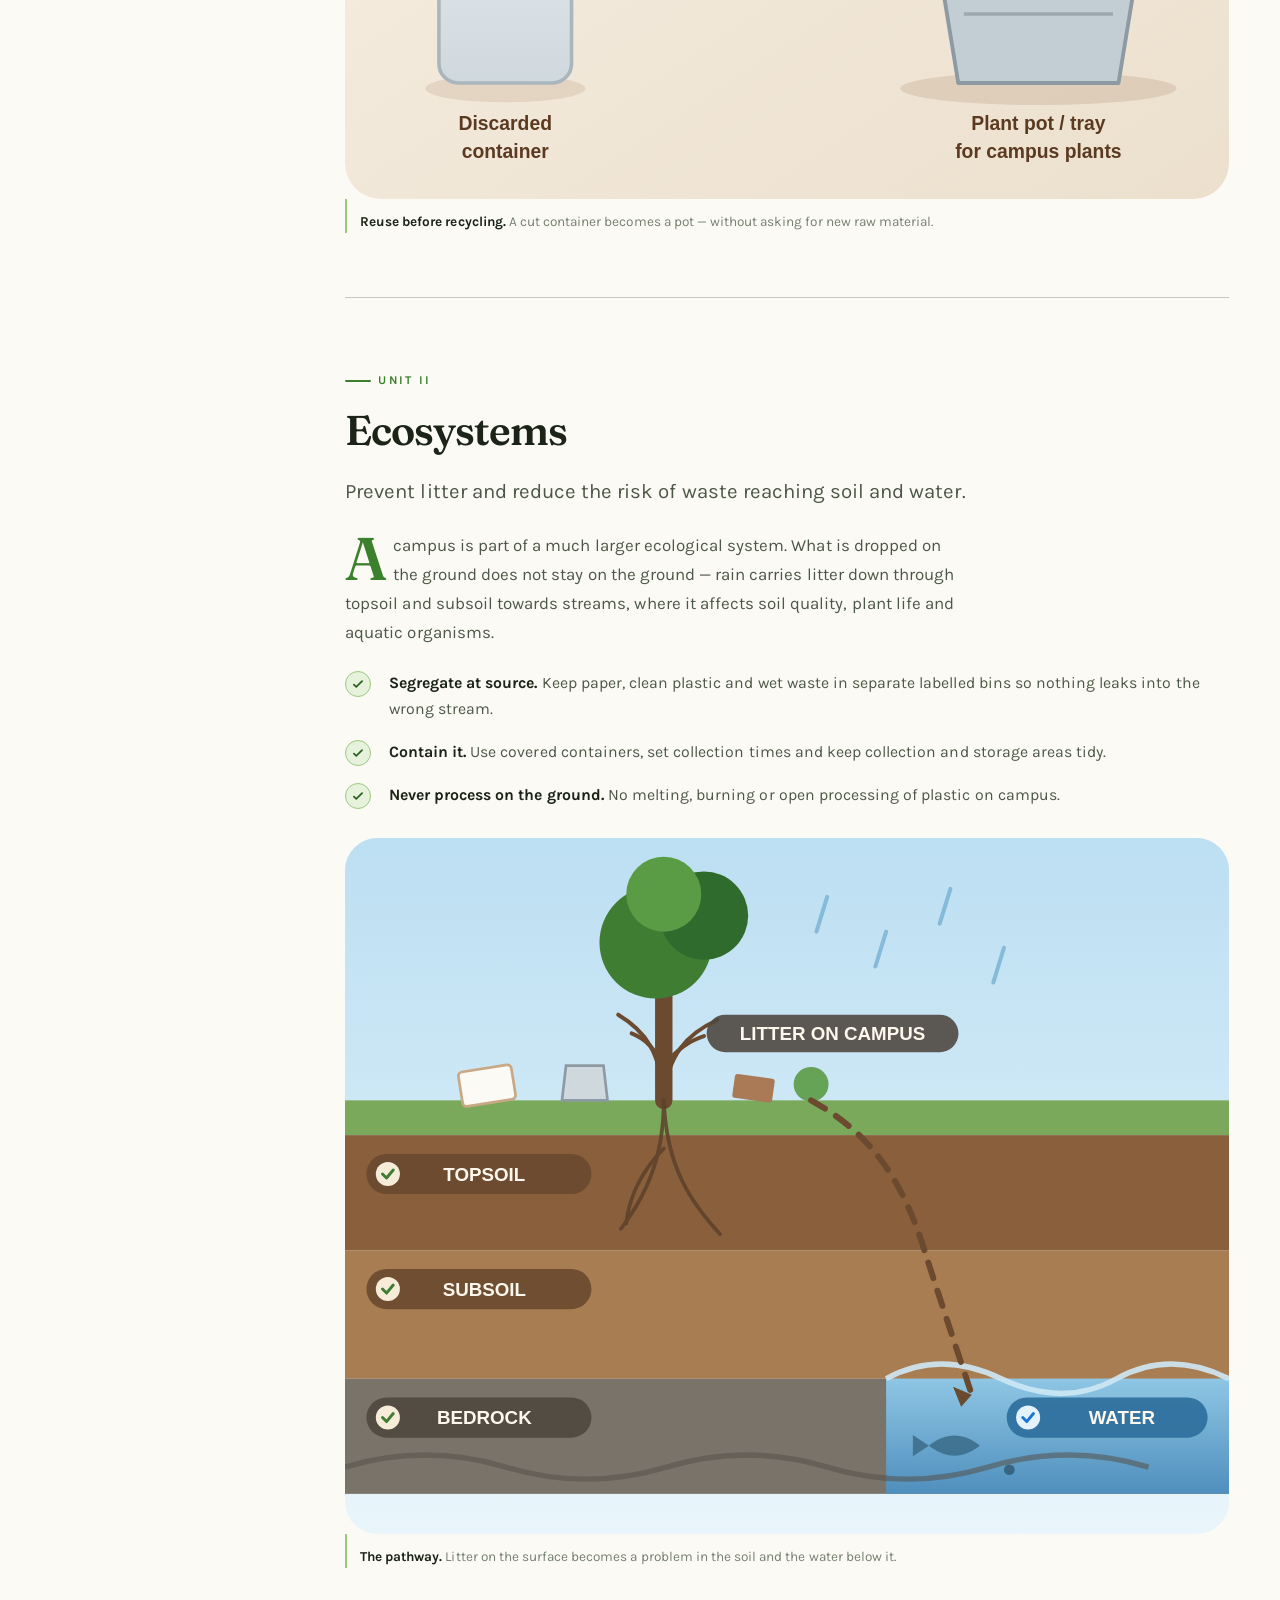
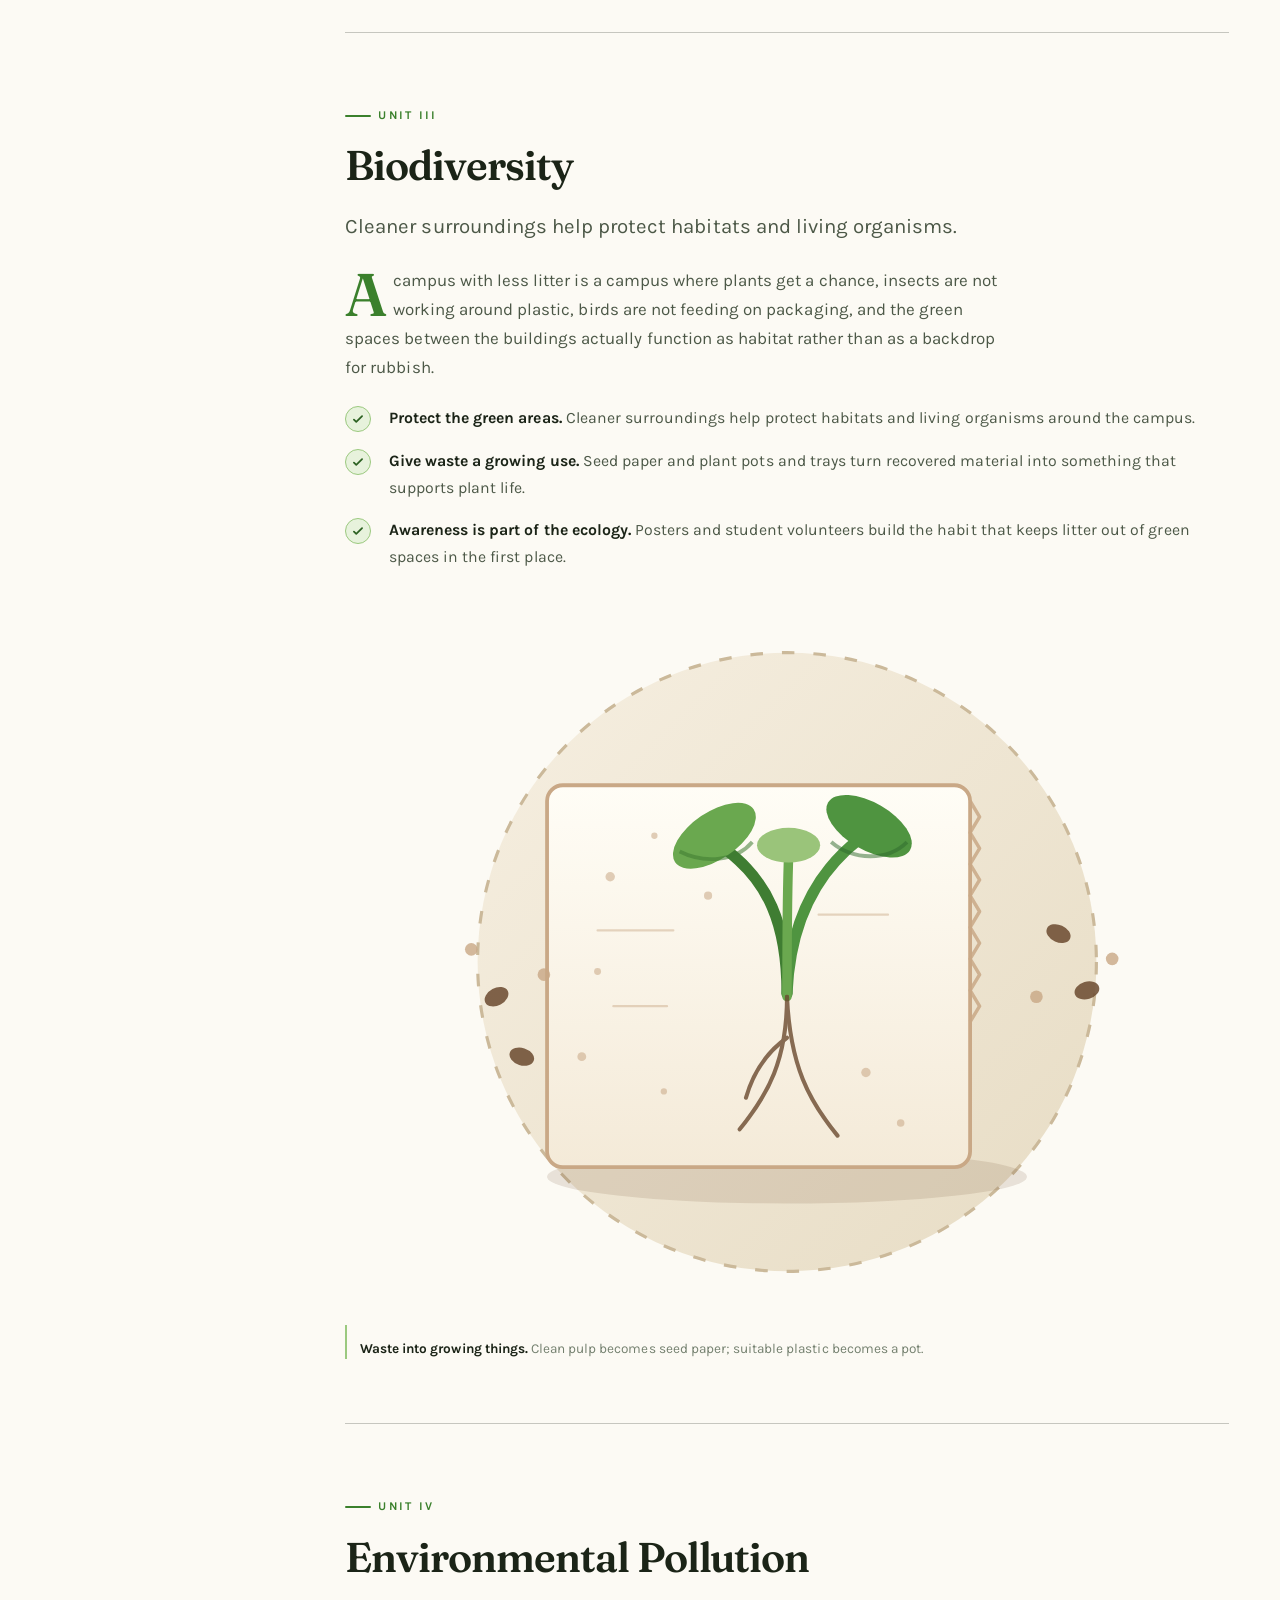
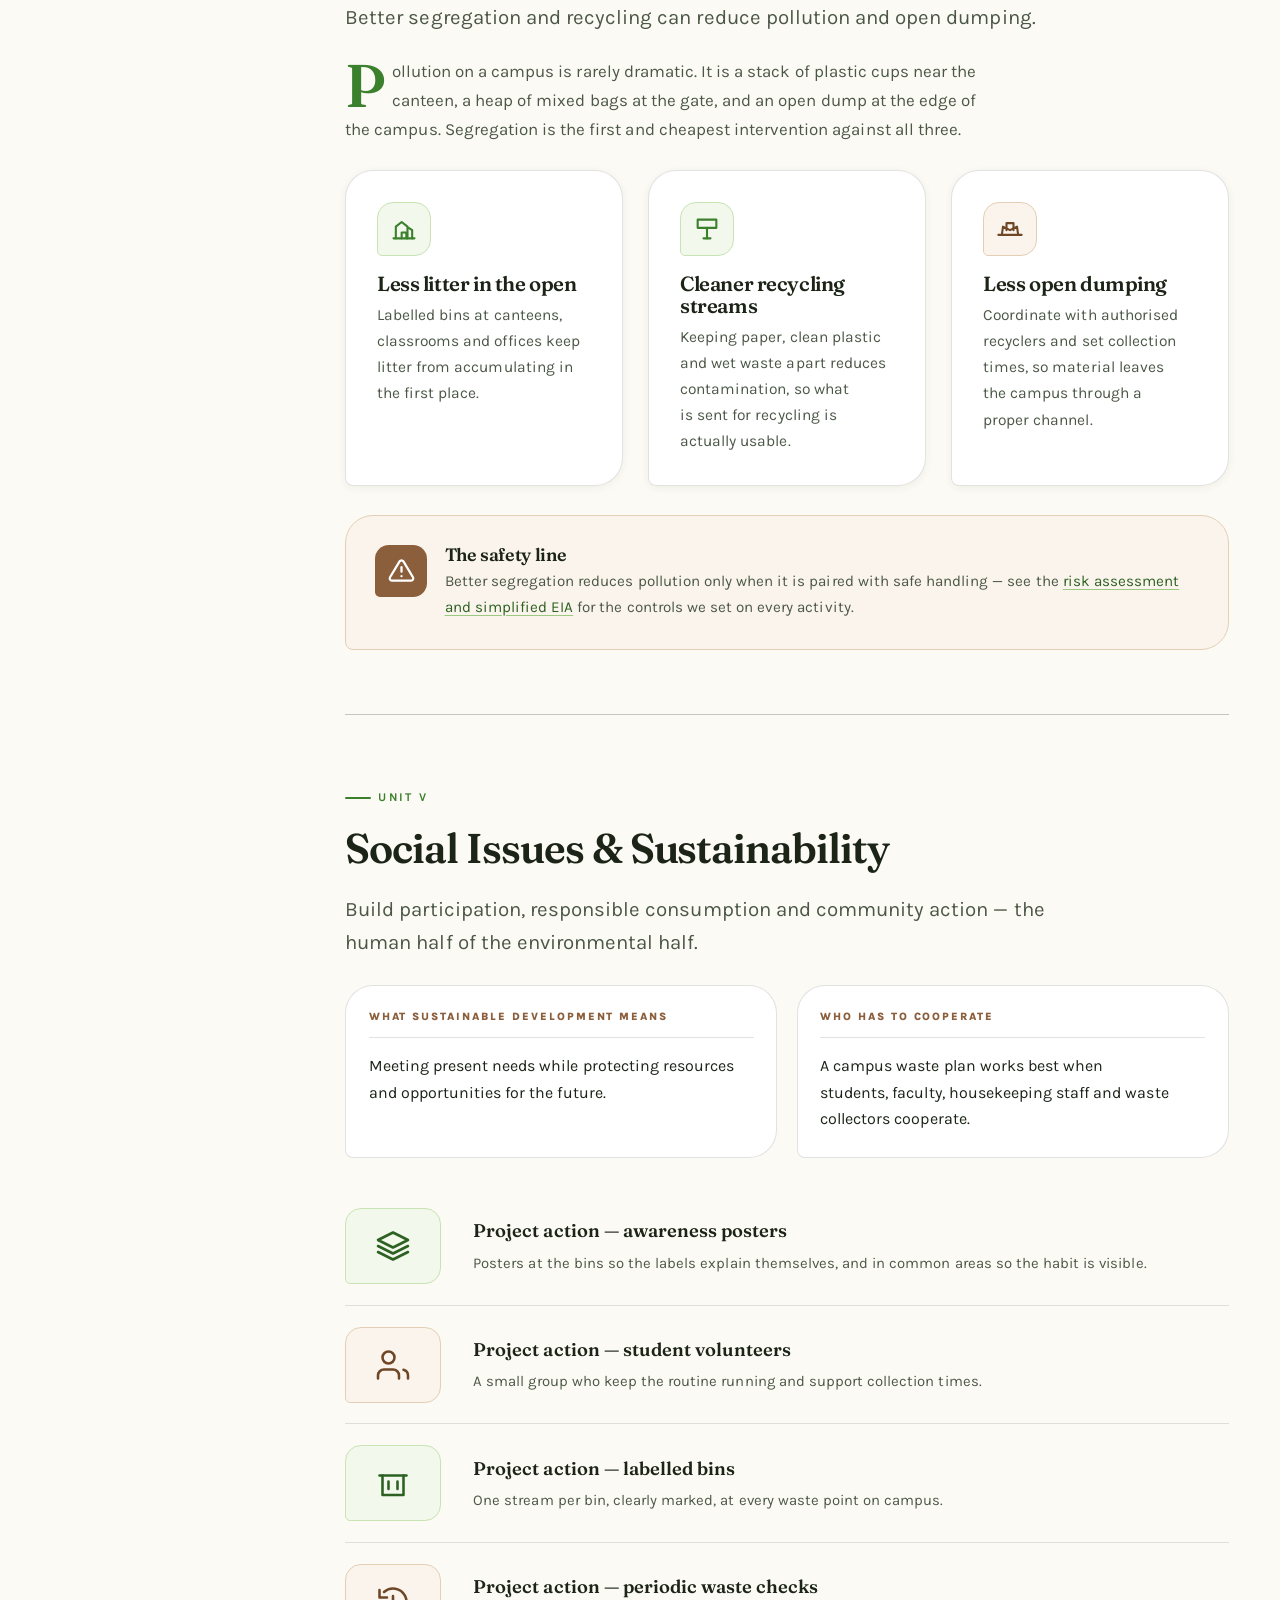
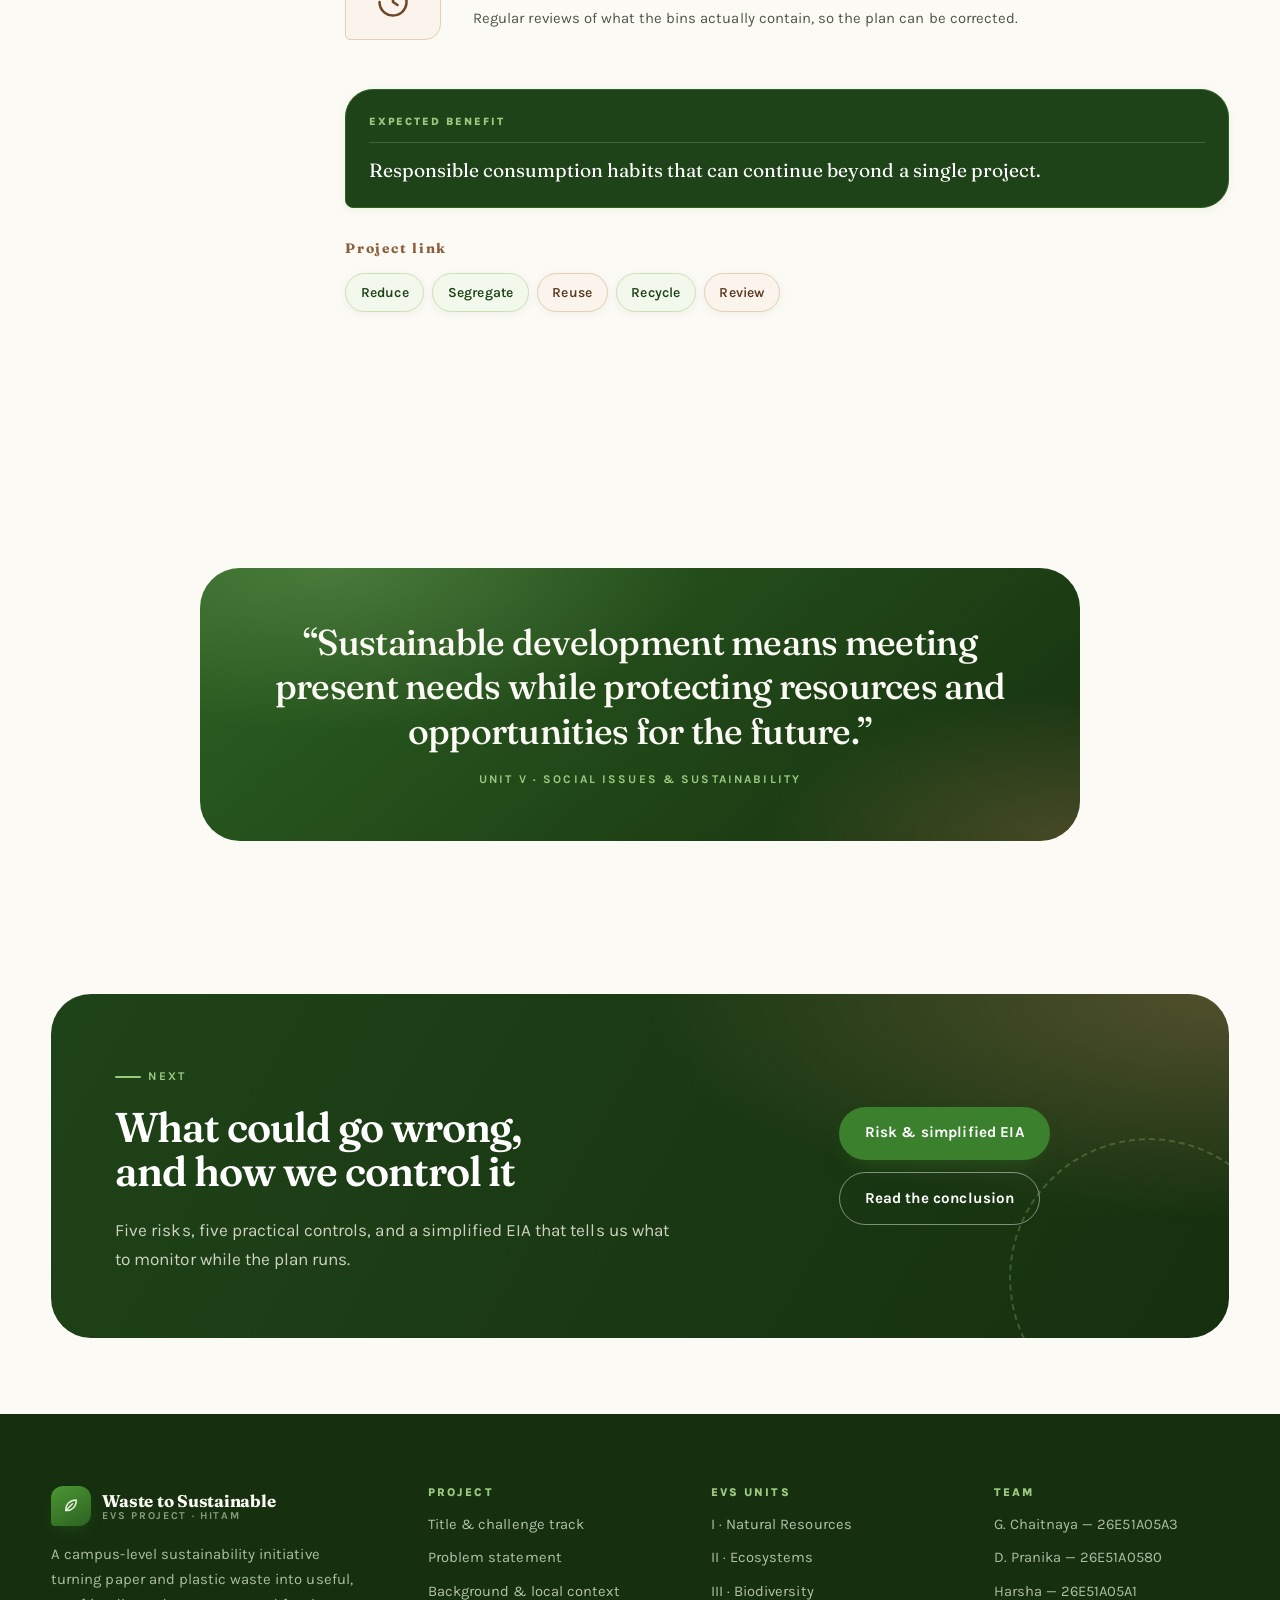
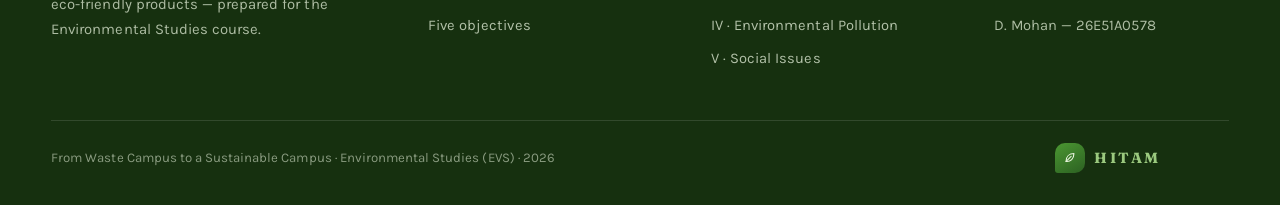
<file: evs-analysis.html>
<!DOCTYPE html>
<html lang="en">
<head>
<meta charset="utf-8">
<meta name="viewport" content="width=device-width, initial-scale=1">
<title>Five-Unit EVS Analysis | From Waste Campus to a Sustainable Campus</title>
<meta name="description" content="The EVS syllabus answered unit by unit — Natural Resources, Ecosystems, Biodiversity, Environmental Pollution and Social Issues &amp; Sustainability — for the campus waste project at HITAM.">
<link rel="icon" href="assets/img/favicon.svg" type="image/svg+xml">
<link rel="preconnect" href="https://fonts.googleapis.com">
<link rel="preconnect" href="https://fonts.gstatic.com" crossorigin>
<link href="https://fonts.googleapis.com/css2?family=Fraunces:ital,opsz,wght,SOFT,WONK@0,9..144,300..800,0..100,0..1;1,9..144,300..800,0..100,0..1&family=Karla:ital,wght@0,400..700;1,400..600&display=swap" rel="stylesheet">
<link rel="stylesheet" href="assets/css/style.css">
</head>
<body>

<div class="progress" aria-hidden="true"></div>

<header class="site-header">
  <div class="shell nav">
    <a class="brand" href="index.html">
      <span class="brand__mark" aria-hidden="true">
        <svg viewBox="0 0 64 64" fill="none" stroke="currentColor" stroke-width="4" stroke-linecap="round" stroke-linejoin="round">
          <path d="M18 44 C18 26 30 16 46 16 C46 34 34 46 18 44 Z"/><path d="M18 44 L36 26"/>
        </svg>
      </span>
      <span class="brand__text">
        <span class="brand__name">Waste&nbsp;to&nbsp;Sustainable</span>
        <span class="brand__sub">EVS Project · HITAM</span>
      </span>
    </a>
    <button class="nav__toggle" type="button" aria-expanded="false" aria-label="Toggle navigation menu">
      <span></span><span></span><span></span>
    </button>
    <ul class="nav__links">
      <li><a href="index.html">Home</a></li>
      <li><a href="project.html">The Project</a></li>
      <li><a href="objectives.html">Objectives</a></li>
      <li><a href="evs-analysis.html">EVS Analysis</a></li>
      <li><a href="risk.html">Risk &amp; EIA</a></li>
      <li><a href="conclusion.html">Conclusion</a></li>
      <li><a class="nav__cta" href="objectives.html#lab">Try it</a></li>
    </ul>
  </div>
</header>

<!-- ======================================================= PAGE HERO -->
<section class="phero">
  <div class="shell phero__inner">
    <div>
      <nav class="crumbs" aria-label="Breadcrumb">
        <a href="index.html">Home</a>
        <svg viewBox="0 0 24 24" fill="none" stroke="currentColor" stroke-width="2.4" stroke-linecap="round" stroke-linejoin="round"><path d="m9 6 6 6-6 6"/></svg>
        <span>EVS Analysis</span>
      </nav>
      <span class="eyebrow" style="color:var(--green-300)">Chapter three</span>
      <h1 class="display-lg">Five units of the syllabus, five campus answers</h1>
      <p class="lede">
        Environmental Studies is not decoration on this project. Every unit is answered by something
        the campus can actually do — and Unit V, social issues and sustainability, is where the whole
        thing comes together.
      </p>
    </div>
    <div class="phero__art">
      <img src="assets/img/seed-paper.svg" alt="Recycled paper sheet with a seedling sprouting through it.">
    </div>
  </div>
</section>

<!-- ======================================================= MAIN + TOC RAIL -->
<section class="section">
  <div class="shell ed ed--rail-left">

    <!-- sticky in-page navigation -->
    <aside class="ed__aside ed__aside--rail reveal">
      <nav class="toc" data-toc aria-label="On this page">
        <div class="toc__title">On this page</div>
        <ol>
          <li><a href="#unit-1"><span>I</span> Natural Resources</a></li>
          <li><a href="#unit-2"><span>II</span> Ecosystems</a></li>
          <li><a href="#unit-3"><span>III</span> Biodiversity</a></li>
          <li><a href="#unit-4"><span>IV</span> Environmental Pollution</a></li>
          <li><a href="#unit-5"><span>V</span> Social Issues</a></li>
        </ol>
        <div class="sidecard" style="margin-top:1.4rem">
          <div class="sidecard__title">Project link</div>
          <div class="tag-strip tag-strip--stack">
            <span class="chip chip--green">Reduce</span>
            <span class="chip chip--green">Segregate</span>
            <span class="chip chip--brown">Reuse</span>
            <span class="chip chip--green">Recycle</span>
            <span class="chip chip--brown">Review</span>
          </div>
        </div>
      </nav>
    </aside>

    <!-- units -->
    <div class="ed__main">

      <!-- UNIT I -->
      <article id="unit-1" class="reveal" style="scroll-margin-top:100px;padding-bottom:clamp(2.5rem,5vw,4rem)">
        <span class="eyebrow">Unit I</span>
        <h2 class="display-md">Natural Resources</h2>
        <p class="lede" style="margin-bottom:1.4rem">
          Use materials efficiently and reduce demand for virgin resources.
        </p>
        <div class="prose">
          <p>
            Every sheet of paper and every plastic container thrown away is a small request for raw
            material that the earth has to provide. Resource use is easiest to fix at the moment of
            consumption — before the item is even bought, printed or served.
          </p>
        </div>
        <ul class="checklist" style="margin-top:1.4rem;gap:1rem">
          <li><span class="checklist__mark"><svg viewBox="0 0 24 24" fill="none" stroke="currentColor" stroke-width="3" stroke-linecap="round" stroke-linejoin="round"><path d="m5 13 4 4L19 7"/></svg></span><span><strong>Reduce.</strong> Decrease avoidable single-use waste and unnecessary paper use.</span></li>
          <li><span class="checklist__mark"><svg viewBox="0 0 24 24" fill="none" stroke="currentColor" stroke-width="3" stroke-linecap="round" stroke-linejoin="round"><path d="m5 13 4 4L19 7"/></svg></span><span><strong>Reuse first.</strong> A paper sheet reused as a rough-work sheet, and a container reused as a pot, keeps demand down without asking anything of the supply chain.</span></li>
          <li><span class="checklist__mark"><svg viewBox="0 0 24 24" fill="none" stroke="currentColor" stroke-width="3" stroke-linecap="round" stroke-linejoin="round"><path d="m5 13 4 4L19 7"/></svg></span><span><strong>Recycle what is left.</strong> Send suitable paper and plastic to appropriate recycling channels instead of discarding it.</span></li>
        </ul>
        <figure class="figure figure--bare" style="margin-top:1.8rem">
          <img src="assets/img/plant-pot.svg?v=2" alt="Discarded plastic container being cut and reused as a plant pot with a seedling.">
          <figcaption><b>Reuse before recycling.</b> A cut container becomes a pot — without asking for new raw material.</figcaption>
        </figure>
      </article>

      <hr style="border:0;border-top:1px solid var(--line-strong);margin:0">

      <!-- UNIT II -->
      <article id="unit-2" class="reveal" style="scroll-margin-top:100px;padding-block:clamp(2.5rem,5vw,4rem)">
        <span class="eyebrow">Unit II</span>
        <h2 class="display-md">Ecosystems</h2>
        <p class="lede" style="margin-bottom:1.4rem">
          Prevent litter and reduce the risk of waste reaching soil and water.
        </p>
        <div class="prose">
          <p>
            A campus is part of a much larger ecological system. What is dropped on the ground does
            not stay on the ground — rain carries litter down through topsoil and subsoil towards
            streams, where it affects soil quality, plant life and aquatic organisms.
          </p>
        </div>
        <ul class="checklist" style="margin-top:1.4rem;gap:1rem">
          <li><span class="checklist__mark"><svg viewBox="0 0 24 24" fill="none" stroke="currentColor" stroke-width="3" stroke-linecap="round" stroke-linejoin="round"><path d="m5 13 4 4L19 7"/></svg></span><span><strong>Segregate at source.</strong> Keep paper, clean plastic and wet waste in separate labelled bins so nothing leaks into the wrong stream.</span></li>
          <li><span class="checklist__mark"><svg viewBox="0 0 24 24" fill="none" stroke="currentColor" stroke-width="3" stroke-linecap="round" stroke-linejoin="round"><path d="m5 13 4 4L19 7"/></svg></span><span><strong>Contain it.</strong> Use covered containers, set collection times and keep collection and storage areas tidy.</span></li>
          <li><span class="checklist__mark"><svg viewBox="0 0 24 24" fill="none" stroke="currentColor" stroke-width="3" stroke-linecap="round" stroke-linejoin="round"><path d="m5 13 4 4L19 7"/></svg></span><span><strong>Never process on the ground.</strong> No melting, burning or open processing of plastic on campus.</span></li>
        </ul>
        <figure class="figure figure--bare" style="margin-top:1.8rem">
          <img src="assets/img/earth-layers.svg?v=2" alt="Cross-section illustration showing litter on the campus surface, rainwater carrying it into topsoil, subsoil and water.">
          <figcaption><b>The pathway.</b> Litter on the surface becomes a problem in the soil and the water below it.</figcaption>
        </figure>
      </article>

      <hr style="border:0;border-top:1px solid var(--line-strong);margin:0">

      <!-- UNIT III -->
      <article id="unit-3" class="reveal" style="scroll-margin-top:100px;padding-block:clamp(2.5rem,5vw,4rem)">
        <span class="eyebrow">Unit III</span>
        <h2 class="display-md">Biodiversity</h2>
        <p class="lede" style="margin-bottom:1.4rem">
          Cleaner surroundings help protect habitats and living organisms.
        </p>
        <div class="prose">
          <p>
            A campus with less litter is a campus where plants get a chance, insects are not working
            around plastic, birds are not feeding on packaging, and the green spaces between the
            buildings actually function as habitat rather than as a backdrop for rubbish.
          </p>
        </div>
        <ul class="checklist" style="margin-top:1.4rem;gap:1rem">
          <li><span class="checklist__mark"><svg viewBox="0 0 24 24" fill="none" stroke="currentColor" stroke-width="3" stroke-linecap="round" stroke-linejoin="round"><path d="m5 13 4 4L19 7"/></svg></span><span><strong>Protect the green areas.</strong> Cleaner surroundings help protect habitats and living organisms around the campus.</span></li>
          <li><span class="checklist__mark"><svg viewBox="0 0 24 24" fill="none" stroke="currentColor" stroke-width="3" stroke-linecap="round" stroke-linejoin="round"><path d="m5 13 4 4L19 7"/></svg></span><span><strong>Give waste a growing use.</strong> Seed paper and plant pots and trays turn recovered material into something that supports plant life.</span></li>
          <li><span class="checklist__mark"><svg viewBox="0 0 24 24" fill="none" stroke="currentColor" stroke-width="3" stroke-linecap="round" stroke-linejoin="round"><path d="m5 13 4 4L19 7"/></svg></span><span><strong>Awareness is part of the ecology.</strong> Posters and student volunteers build the habit that keeps litter out of green spaces in the first place.</span></li>
        </ul>
        <figure class="figure figure--bare" style="margin-top:1.8rem">
          <img src="assets/img/seed-paper.svg" alt="Recycled paper sheet with a seedling sprouting through it and seeds scattered around.">
          <figcaption><b>Waste into growing things.</b> Clean pulp becomes seed paper; suitable plastic becomes a pot.</figcaption>
        </figure>
      </article>

      <hr style="border:0;border-top:1px solid var(--line-strong);margin:0">

      <!-- UNIT IV -->
      <article id="unit-4" class="reveal" style="scroll-margin-top:100px;padding-block:clamp(2.5rem,5vw,4rem)">
        <span class="eyebrow">Unit IV</span>
        <h2 class="display-md">Environmental Pollution</h2>
        <p class="lede" style="margin-bottom:1.4rem">
          Better segregation and recycling can reduce pollution and open dumping.
        </p>
        <div class="prose">
          <p>
            Pollution on a campus is rarely dramatic. It is a stack of plastic cups near the
            canteen, a heap of mixed bags at the gate, and an open dump at the edge of the campus.
            Segregation is the first and cheapest intervention against all three.
          </p>
        </div>
        <div class="grid grid--3" style="margin-top:1.6rem" data-stagger="u4">
          <div class="card">
            <div class="card__icon"><svg viewBox="0 0 24 24" fill="none" stroke="currentColor" stroke-width="1.8" stroke-linecap="round" stroke-linejoin="round"><path d="M3 20h18"/><path d="M5 20V10l5-4 5 4v10"/><path d="M10 20v-5h4v5"/><path d="M19 20V13l-3-2"/></svg></div>
            <h3>Less litter in the open</h3>
            <p>Labelled bins at canteens, classrooms and offices keep litter from accumulating in the first place.</p>
          </div>
          <div class="card">
            <div class="card__icon"><svg viewBox="0 0 24 24" fill="none" stroke="currentColor" stroke-width="1.8" stroke-linecap="round" stroke-linejoin="round"><path d="M4 4h16v7H4z"/><path d="M9 20h6"/><path d="M12 11v9"/></svg></div>
            <h3>Cleaner recycling streams</h3>
            <p>Keeping paper, clean plastic and wet waste apart reduces contamination, so what is sent for recycling is actually usable.</p>
          </div>
          <div class="card card--brown">
            <div class="card__icon"><svg viewBox="0 0 24 24" fill="none" stroke="currentColor" stroke-width="1.8" stroke-linecap="round" stroke-linejoin="round"><path d="M2 17h20"/><path d="M5 17l1-7 6 3 6-3 1 7"/><path d="M9 13V7h6v6"/></svg></div>
            <h3>Less open dumping</h3>
            <p>Coordinate with authorised recyclers and set collection times, so material leaves the campus through a proper channel.</p>
          </div>
        </div>
        <div class="callout" style="margin-top:1.8rem">
          <div class="callout__icon"><svg viewBox="0 0 24 24" fill="none" stroke="currentColor" stroke-width="2" stroke-linecap="round" stroke-linejoin="round"><path d="M12 9v4"/><path d="M12 17h.01"/><path d="M10.3 3.9 1.8 18a2 2 0 0 0 1.7 3h17a2 2 0 0 0 1.7-3L13.7 3.9a2 2 0 0 0-3.4 0Z"/></svg></div>
          <div>
            <h3>The safety line</h3>
            <p>Better segregation reduces pollution only when it is paired with safe handling — see the
              <a href="risk.html">risk assessment and simplified EIA</a> for the controls we set on
              every activity.</p>
          </div>
        </div>
      </article>

      <hr style="border:0;border-top:1px solid var(--line-strong);margin:0">

      <!-- UNIT V -->
      <article id="unit-5" class="reveal" style="scroll-margin-top:100px;padding-block:clamp(2.5rem,5vw,4rem)">
        <span class="eyebrow">Unit V</span>
        <h2 class="display-md">Social Issues &amp; Sustainability</h2>
        <p class="lede" style="margin-bottom:1.6rem">
          Build participation, responsible consumption and community action — the human half of the
          environmental half.
        </p>

        <div class="grid grid--2" style="gap:1.2rem" data-stagger="u5">
          <div class="sidecard" style="box-shadow:none">
            <div class="sidecard__title">What sustainable development means</div>
            <p style="font-size:1rem;color:var(--ink);margin:0">Meeting present needs while protecting resources and opportunities for the future.</p>
          </div>
          <div class="sidecard" style="box-shadow:none">
            <div class="sidecard__title">Who has to cooperate</div>
            <p style="font-size:1rem;color:var(--ink);margin:0">A campus waste plan works best when students, faculty, housekeeping staff and waste collectors cooperate.</p>
          </div>
        </div>

        <div class="flow" style="margin-top:1.8rem">
          <div class="flow__step">
            <div class="flow__icon"><svg viewBox="0 0 24 24" fill="none" stroke="currentColor" stroke-width="1.7" stroke-linecap="round" stroke-linejoin="round"><path d="M12 3 2 8l10 5 10-5-10-5Z"/><path d="m2 16 10 5 10-5"/><path d="m2 12 10 5 10-5"/></svg></div>
            <div>
              <div class="flow__t">Project action — awareness posters</div>
              <p class="flow__d">Posters at the bins so the labels explain themselves, and in common areas so the habit is visible.</p>
            </div>
          </div>
          <div class="flow__step">
            <div class="flow__icon"><svg viewBox="0 0 24 24" fill="none" stroke="currentColor" stroke-width="1.7" stroke-linecap="round" stroke-linejoin="round"><path d="M16 21v-2a4 4 0 0 0-4-4H6a4 4 0 0 0-4 4v2"/><circle cx="9" cy="7" r="4"/><path d="M22 21v-2a4 4 0 0 0-3-3.87"/></svg></div>
            <div>
              <div class="flow__t">Project action — student volunteers</div>
              <p class="flow__d">A small group who keep the routine running and support collection times.</p>
            </div>
          </div>
          <div class="flow__step">
            <div class="flow__icon"><svg viewBox="0 0 24 24" fill="none" stroke="currentColor" stroke-width="1.7" stroke-linecap="round" stroke-linejoin="round"><path d="M3 7h18"/><path d="M5 7v13h14V7"/><path d="M9 11v5M15 11v5"/></svg></div>
            <div>
              <div class="flow__t">Project action — labelled bins</div>
              <p class="flow__d">One stream per bin, clearly marked, at every waste point on campus.</p>
            </div>
          </div>
          <div class="flow__step">
            <div class="flow__icon"><svg viewBox="0 0 24 24" fill="none" stroke="currentColor" stroke-width="1.7" stroke-linecap="round" stroke-linejoin="round"><path d="M3 12a9 9 0 1 0 3-6.7"/><path d="M3 4v5h5"/><path d="M12 8v4l3 2"/></svg></div>
            <div>
              <div class="flow__t">Project action — periodic waste checks</div>
              <p class="flow__d">Regular reviews of what the bins actually contain, so the plan can be corrected.</p>
            </div>
          </div>
        </div>

        <div class="sidecard sidecard--green" style="margin-top:1.8rem">
          <div class="sidecard__title">Expected benefit</div>
          <p style="font-family:var(--font-display);font-size:1.2rem;line-height:1.35;color:#fff;margin:0">
            Responsible consumption habits that can continue beyond a single project.
          </p>
        </div>

        <p class="rail__num" style="margin:1.8rem 0 .8rem">Project link</p>
        <div class="tag-strip">
          <span class="chip chip--green">Reduce</span>
          <span class="chip chip--green">Segregate</span>
          <span class="chip chip--brown">Reuse</span>
          <span class="chip chip--green">Recycle</span>
          <span class="chip chip--brown">Review</span>
        </div>
      </article>

    </div>
  </div>
</section>

<!-- ======================================================= PULL -->
<section class="section section--tight">
  <div class="shell shell--narrow">
    <div class="pull reveal">
      <blockquote>
        “Sustainable development means meeting present needs while protecting resources and
        opportunities for the future.”
      </blockquote>
      <cite>Unit V · Social Issues &amp; Sustainability</cite>
    </div>
  </div>
</section>

<!-- ======================================================= CTA -->
<section class="section section--tight">
  <div class="shell">
    <div class="cta reveal">
      <div>
        <span class="eyebrow" style="color:var(--green-300)">Next</span>
        <h2 class="display-md" style="color:var(--white)">What could go wrong, and how we control it</h2>
        <p style="max-width:56ch">
          Five risks, five practical controls, and a simplified EIA that tells us what to monitor
          while the plan runs.
        </p>
      </div>
      <div class="cta__actions">
        <a class="btn btn--primary" href="risk.html">Risk &amp; simplified EIA</a>
        <a class="btn btn--onDark" href="conclusion.html">Read the conclusion</a>
      </div>
    </div>
  </div>
</section>

<!-- ======================================================= FOOTER -->
<footer class="site-footer">
  <div class="shell">
    <div class="footer__grid">
      <div class="footer__brand">
        <a class="brand" href="index.html" style="color:var(--cream)">
          <span class="brand__mark" aria-hidden="true">
            <svg viewBox="0 0 64 64" fill="none" stroke="currentColor" stroke-width="4" stroke-linecap="round" stroke-linejoin="round"><path d="M18 44 C18 26 30 16 46 16 C46 34 34 46 18 44 Z"/><path d="M18 44 L36 26"/></svg>
          </span>
          <span class="brand__text">
            <span class="brand__name">Waste&nbsp;to&nbsp;Sustainable</span>
            <span class="brand__sub" style="color:rgba(231,242,220,.55)">EVS Project · HITAM</span>
          </span>
        </a>
        <p>
          A campus-level sustainability initiative turning paper and plastic waste into useful,
          eco-friendly products — prepared for the Environmental Studies course.
        </p>
      </div>
      <div>
        <h3>Project</h3>
        <ul class="footer__list">
          <li><a href="project.html">Title &amp; challenge track</a></li>
          <li><a href="project.html#problem">Problem statement</a></li>
          <li><a href="project.html#background">Background &amp; local context</a></li>
          <li><a href="objectives.html">Five objectives</a></li>
        </ul>
      </div>
      <div>
        <h3>EVS units</h3>
        <ul class="footer__list">
          <li><a href="evs-analysis.html#unit-1">I · Natural Resources</a></li>
          <li><a href="evs-analysis.html#unit-2">II · Ecosystems</a></li>
          <li><a href="evs-analysis.html#unit-3">III · Biodiversity</a></li>
          <li><a href="evs-analysis.html#unit-4">IV · Environmental Pollution</a></li>
          <li><a href="evs-analysis.html#unit-5">V · Social Issues</a></li>
        </ul>
      </div>
      <div>
        <h3>Team</h3>
        <ul class="footer__list">
          <li>G. Chaitnaya — 26E51A05A3</li>
          <li>D. Pranika — 26E51A0580</li>
          <li>Harsha — 26E51A05A1</li>
          <li>D. Mohan — 26E51A0578</li>
        </ul>
      </div>
    </div>
    <div class="footer__bottom">
      <span>From Waste Campus to a Sustainable Campus · Environmental Studies (EVS) · <span data-year>2026</span></span>
      <span class="footer__seal">
        <span class="footer__seal__leaf" aria-hidden="true">
          <svg viewBox="0 0 64 64" fill="none" stroke="currentColor" stroke-width="4" stroke-linecap="round" stroke-linejoin="round">
            <path d="M18 44 C18 26 30 16 46 16 C46 34 34 46 18 44 Z"/><path d="M18 44 L36 26"/>
          </svg>
        </span>
        <span class="footer__seal__name">HITAM</span>
      </span>
    </div>
  </div>
</footer>

<button class="to-top" type="button" aria-label="Back to top">
  <svg viewBox="0 0 24 24" stroke-width="2.4" stroke-linecap="round" stroke-linejoin="round"><path d="M12 19V5"/><path d="m5 12 7-7 7 7"/></svg>
</button>

<script src="assets/js/main.js"></script>
</body>
</html>
</file>
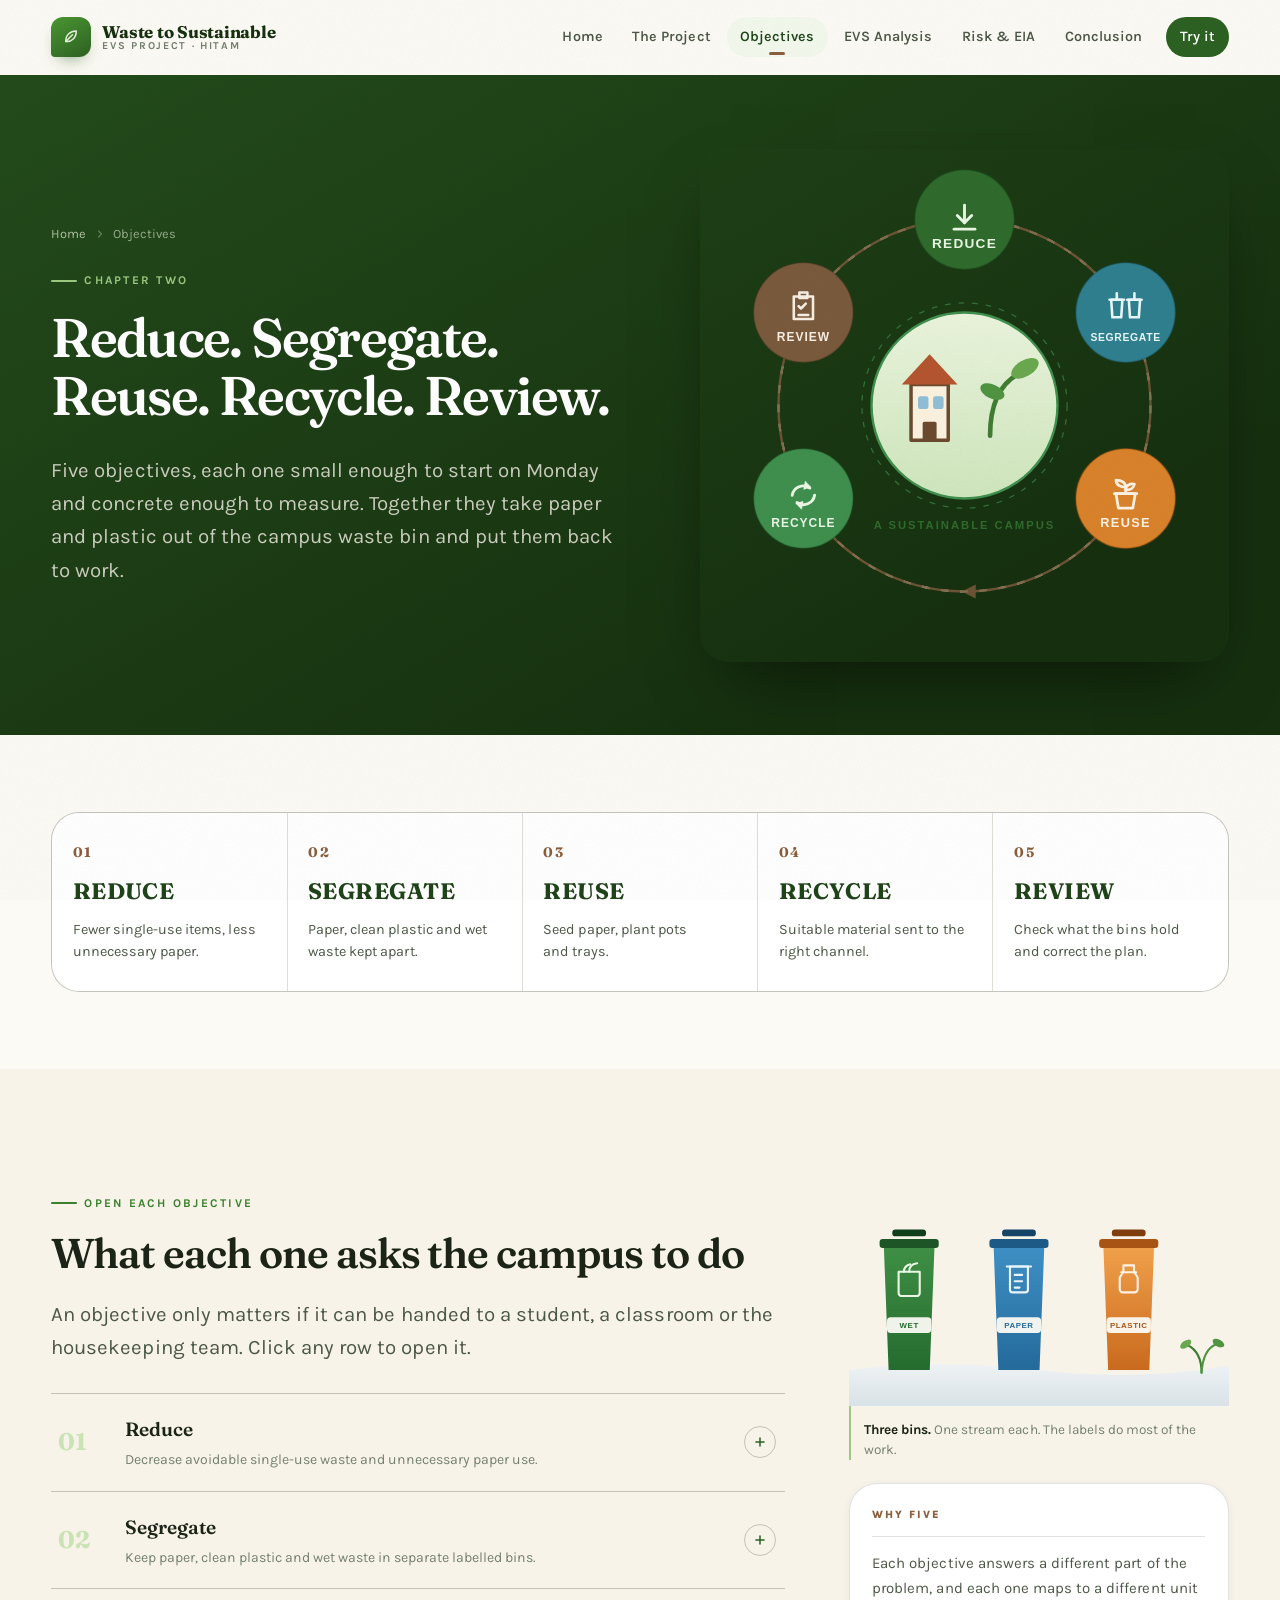
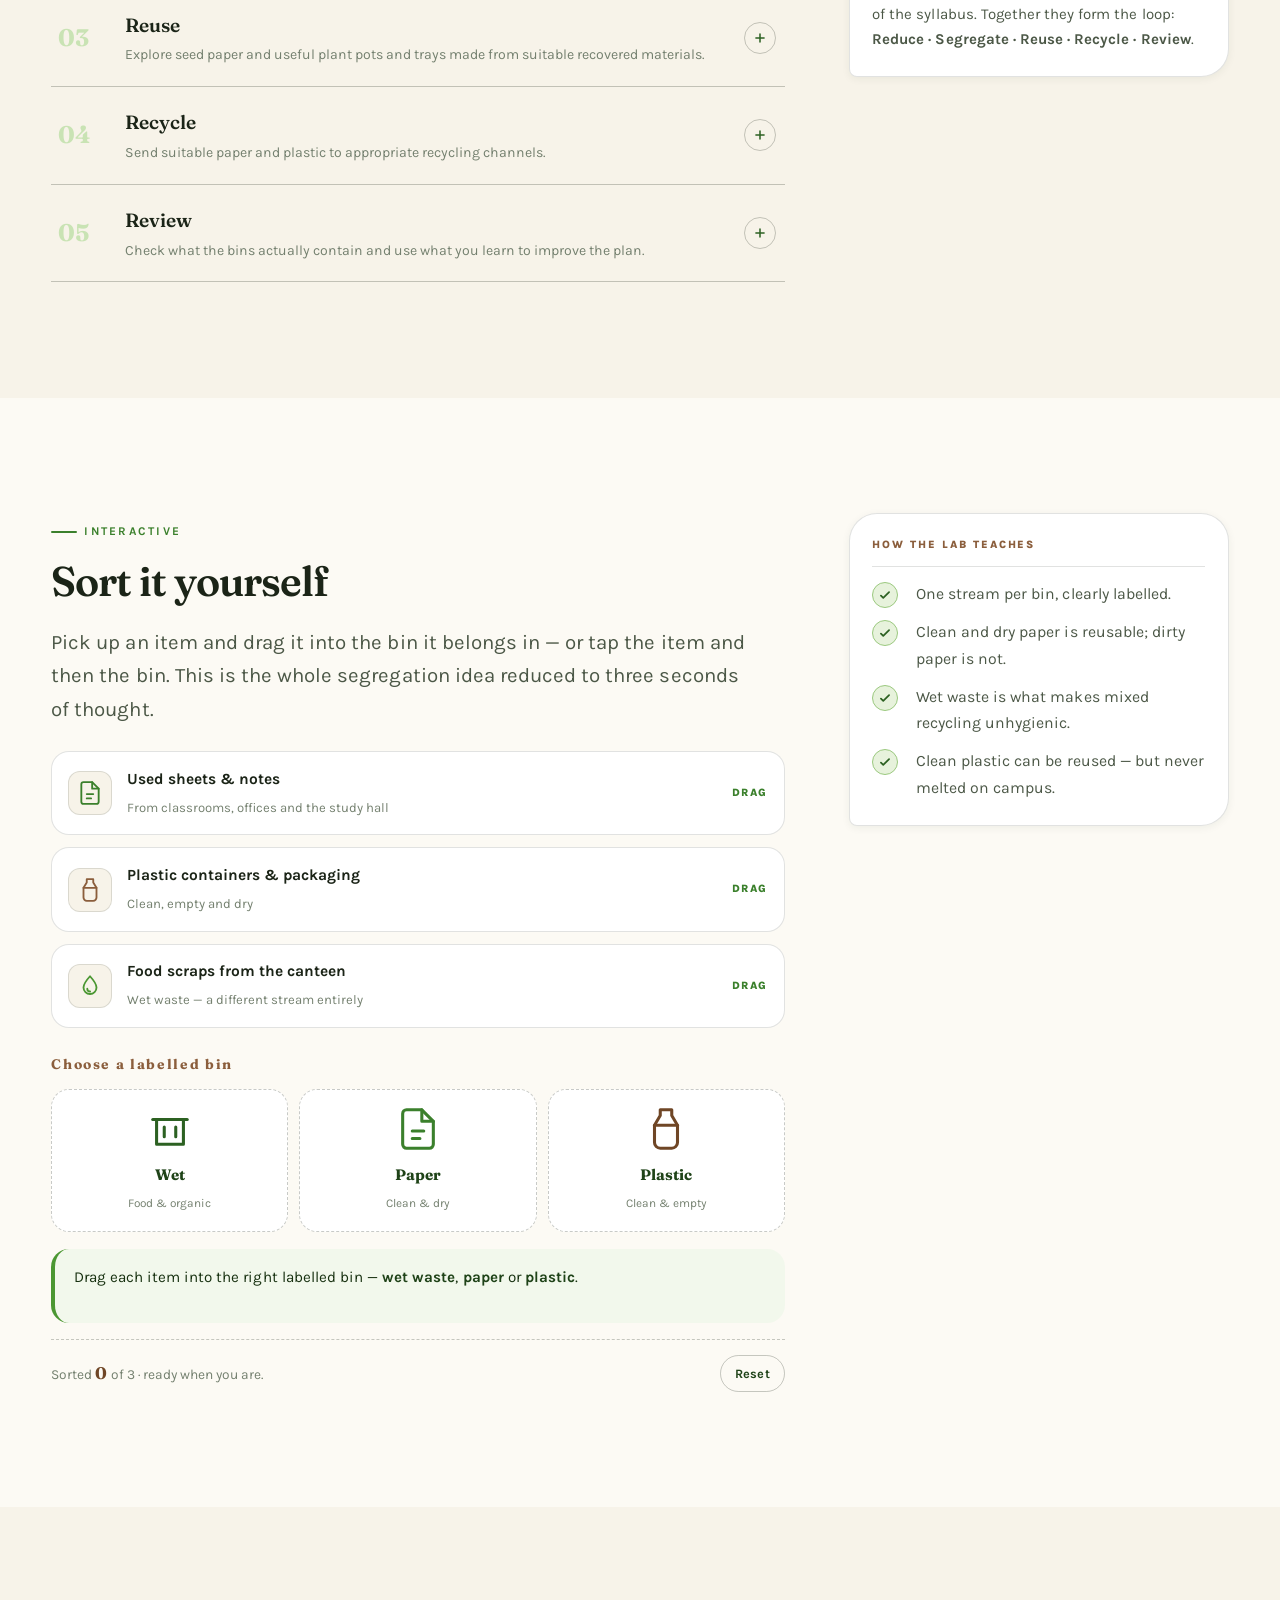
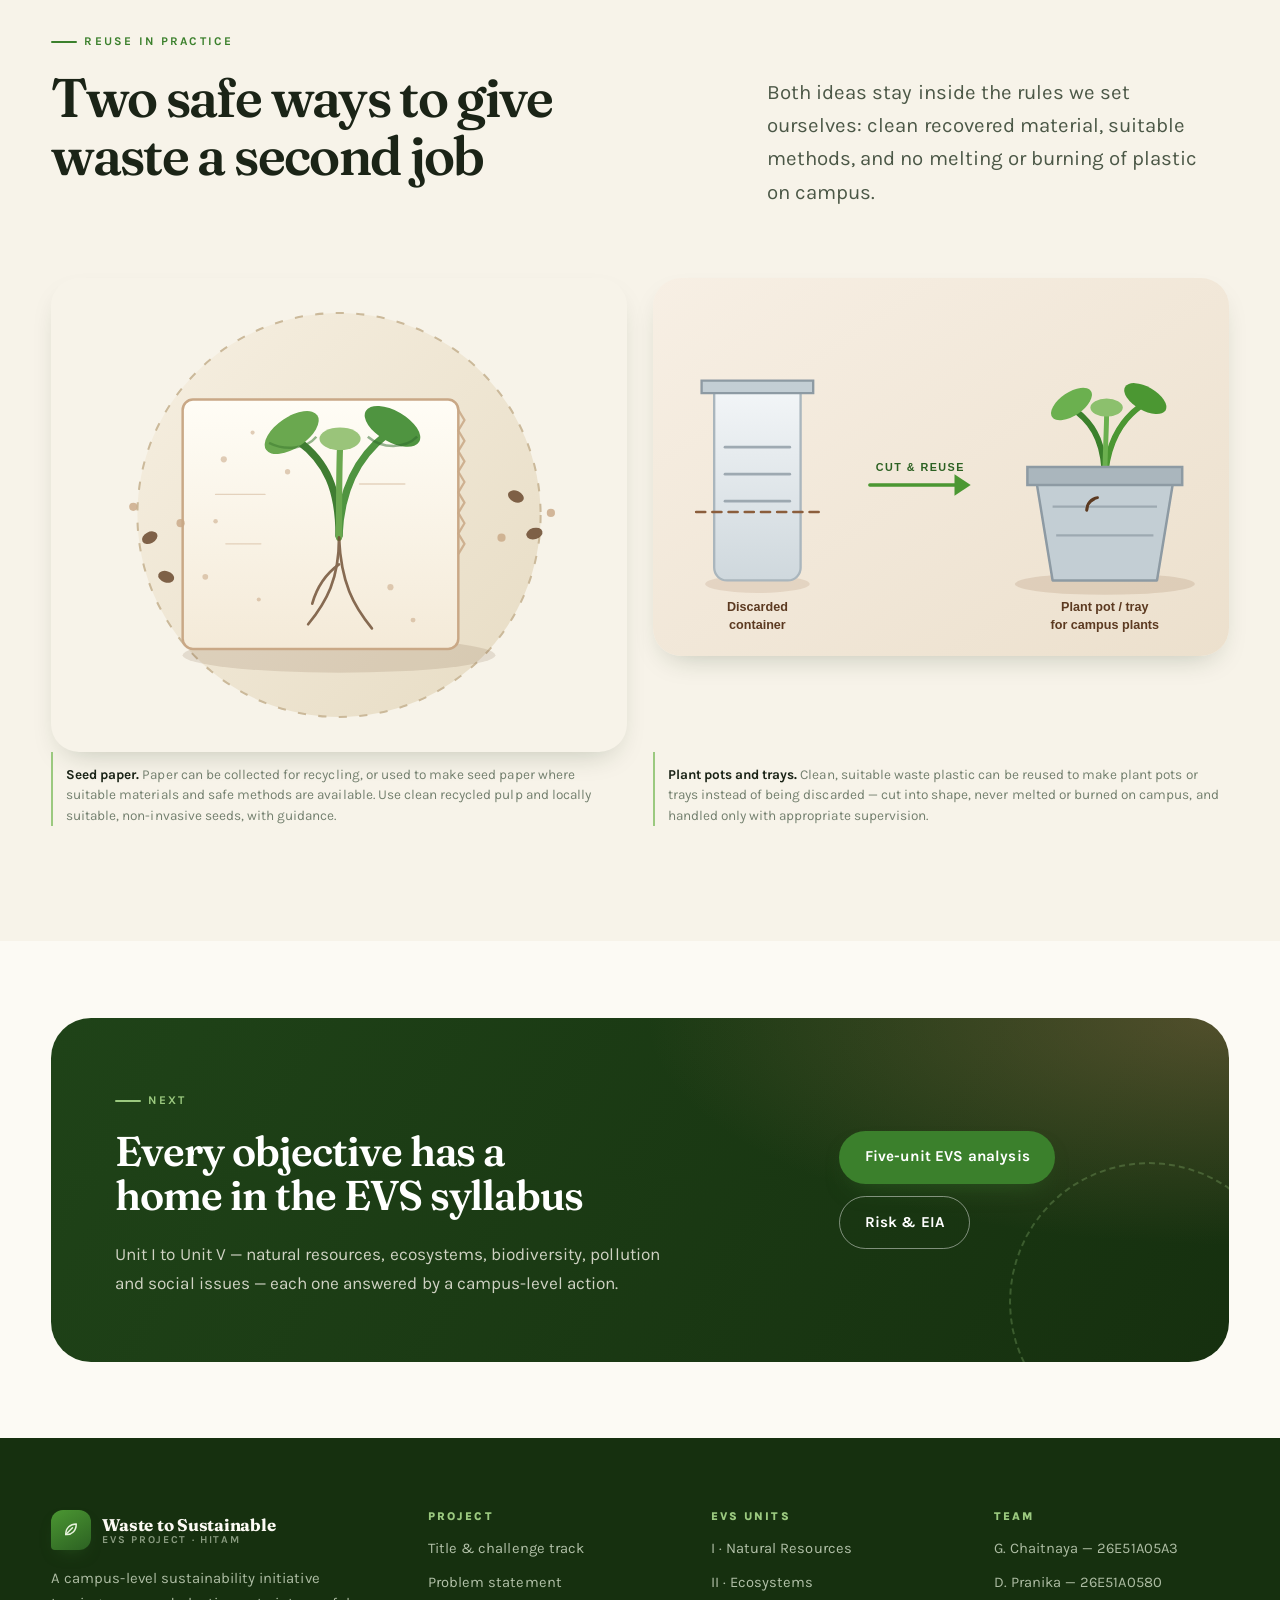
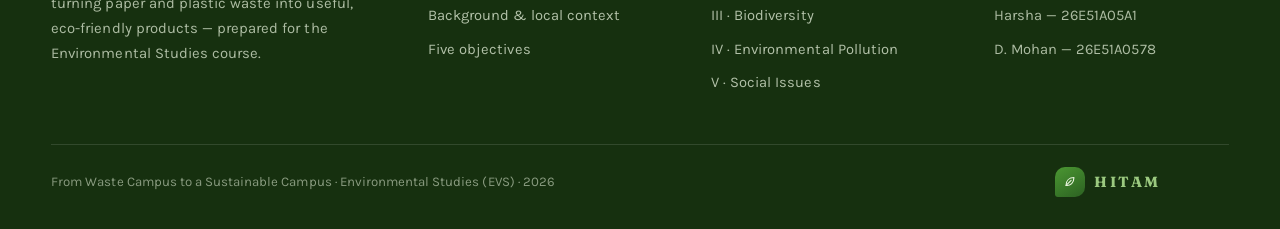
<file: objectives.html>
<!DOCTYPE html>
<html lang="en">
<head>
<meta charset="utf-8">
<meta name="viewport" content="width=device-width, initial-scale=1">
<title>Objectives — Reduce, Segregate, Reuse, Recycle, Review | EVS Project</title>
<meta name="description" content="The five project objectives for the EVS project From Waste Campus to a Sustainable Campus, with a drag-and-drop segregation exercise and the reuse ideas behind seed paper and plant pots.">
<link rel="icon" href="assets/img/favicon.svg" type="image/svg+xml">
<link rel="preconnect" href="https://fonts.googleapis.com">
<link rel="preconnect" href="https://fonts.gstatic.com" crossorigin>
<link href="https://fonts.googleapis.com/css2?family=Fraunces:ital,opsz,wght,SOFT,WONK@0,9..144,300..800,0..100,0..1;1,9..144,300..800,0..100,0..1&family=Karla:ital,wght@0,400..700;1,400..600&display=swap" rel="stylesheet">
<link rel="stylesheet" href="assets/css/style.css">
</head>
<body>

<div class="progress" aria-hidden="true"></div>

<header class="site-header">
  <div class="shell nav">
    <a class="brand" href="index.html">
      <span class="brand__mark" aria-hidden="true">
        <svg viewBox="0 0 64 64" fill="none" stroke="currentColor" stroke-width="4" stroke-linecap="round" stroke-linejoin="round">
          <path d="M18 44 C18 26 30 16 46 16 C46 34 34 46 18 44 Z"/><path d="M18 44 L36 26"/>
        </svg>
      </span>
      <span class="brand__text">
        <span class="brand__name">Waste&nbsp;to&nbsp;Sustainable</span>
        <span class="brand__sub">EVS Project · HITAM</span>
      </span>
    </a>
    <button class="nav__toggle" type="button" aria-expanded="false" aria-label="Toggle navigation menu">
      <span></span><span></span><span></span>
    </button>
    <ul class="nav__links">
      <li><a href="index.html">Home</a></li>
      <li><a href="project.html">The Project</a></li>
      <li><a href="objectives.html">Objectives</a></li>
      <li><a href="evs-analysis.html">EVS Analysis</a></li>
      <li><a href="risk.html">Risk &amp; EIA</a></li>
      <li><a href="conclusion.html">Conclusion</a></li>
      <li><a class="nav__cta" href="#lab">Try it</a></li>
    </ul>
  </div>
</header>

<!-- ======================================================= PAGE HERO -->
<section class="phero">
  <div class="shell phero__inner">
    <div>
      <nav class="crumbs" aria-label="Breadcrumb">
        <a href="index.html">Home</a>
        <svg viewBox="0 0 24 24" fill="none" stroke="currentColor" stroke-width="2.4" stroke-linecap="round" stroke-linejoin="round"><path d="m9 6 6 6-6 6"/></svg>
        <span>Objectives</span>
      </nav>
      <span class="eyebrow" style="color:var(--green-300)">Chapter two</span>
      <h1 class="display-lg">Reduce. Segregate. Reuse. Recycle. Review.</h1>
      <p class="lede">
        Five objectives, each one small enough to start on Monday and concrete enough to measure.
        Together they take paper and plastic out of the campus waste bin and put them back to work.
      </p>
    </div>
    <div class="phero__art">
      <img src="assets/img/cycle-loop.svg?v=2" alt="Five-step loop connecting Reduce, Segregate, Reuse, Recycle and Review around a campus building.">
    </div>
  </div>
</section>

<!-- ======================================================= OVERVIEW STRIP -->
<section class="section section--tight">
  <div class="shell">
    <div class="rail reveal">
      <div class="rail__item"><p class="rail__num">01</p><p class="rail__name">Reduce</p><p class="rail__desc">Fewer single-use items, less unnecessary paper.</p></div>
      <div class="rail__item"><p class="rail__num">02</p><p class="rail__name">Segregate</p><p class="rail__desc">Paper, clean plastic and wet waste kept apart.</p></div>
      <div class="rail__item"><p class="rail__num">03</p><p class="rail__name">Reuse</p><p class="rail__desc">Seed paper, plant pots and trays.</p></div>
      <div class="rail__item"><p class="rail__num">04</p><p class="rail__name">Recycle</p><p class="rail__desc">Suitable material sent to the right channel.</p></div>
      <div class="rail__item"><p class="rail__num">05</p><p class="rail__name">Review</p><p class="rail__desc">Check what the bins hold and correct the plan.</p></div>
    </div>
  </div>
</section>

<!-- ======================================================= ACCORDION -->
<section class="section section--paper">
  <div class="shell ed ed--wide-side">
    <div class="ed__main reveal">
      <span class="eyebrow">Open each objective</span>
      <h2 class="display-md">What each one asks the campus to do</h2>
      <p class="lede" style="margin:.8rem 0 1.8rem">
        An objective only matters if it can be handed to a student, a classroom or the housekeeping
        team. Click any row to open it.
      </p>

      <div class="acc">
        <div class="acc__item">
          <button class="acc__btn" type="button" aria-expanded="false">
            <span class="acc__n">01</span>
            <span class="acc__h">
              <span class="acc__t">Reduce</span>
              <span class="acc__sub">Decrease avoidable single-use waste and unnecessary paper use.</span>
            </span>
            <span class="acc__ico"><svg viewBox="0 0 24 24" fill="none" stroke="currentColor" stroke-width="2.6" stroke-linecap="round"><path d="M12 5v14M5 12h14"/></svg></span>
          </button>
          <div class="acc__panel"><div><div class="acc__body">
            <div>
              <div class="acc__k">In practice</div>
              <p class="acc__v">Cut avoidable single-use items before they ever reach a bin. Reduce unnecessary paper use — print only what is needed, and reuse the backs of sheets.</p>
            </div>
            <div>
              <div class="acc__k">Maps to</div>
              <p class="acc__v">Unit I · Natural Resources — use materials efficiently and reduce demand for virgin resources.</p>
            </div>
          </div></div></div>
        </div>

        <div class="acc__item">
          <button class="acc__btn" type="button" aria-expanded="false">
            <span class="acc__n">02</span>
            <span class="acc__h">
              <span class="acc__t">Segregate</span>
              <span class="acc__sub">Keep paper, clean plastic and wet waste in separate labelled bins.</span>
            </span>
            <span class="acc__ico"><svg viewBox="0 0 24 24" fill="none" stroke="currentColor" stroke-width="2.6" stroke-linecap="round"><path d="M12 5v14M5 12h14"/></svg></span>
          </button>
          <div class="acc__panel"><div><div class="acc__body">
            <div>
              <div class="acc__k">In practice</div>
              <p class="acc__v">Three clearly labelled bins at canteens, classrooms, offices and the collection point. Keep paper and plastic clean and dry so contamination does not ruin the load.</p>
            </div>
            <div>
              <div class="acc__k">Maps to</div>
              <p class="acc__v">Unit II · Ecosystems and Unit IV · Environmental Pollution — prevent litter, reduce pollution and open dumping.</p>
            </div>
          </div></div></div>
        </div>

        <div class="acc__item">
          <button class="acc__btn" type="button" aria-expanded="false">
            <span class="acc__n">03</span>
            <span class="acc__h">
              <span class="acc__t">Reuse</span>
              <span class="acc__sub">Explore seed paper and useful plant pots and trays made from suitable recovered materials.</span>
            </span>
            <span class="acc__ico"><svg viewBox="0 0 24 24" fill="none" stroke="currentColor" stroke-width="2.6" stroke-linecap="round"><path d="M12 5v14M5 12h14"/></svg></span>
          </button>
          <div class="acc__panel"><div><div class="acc__body">
            <div>
              <div class="acc__k">In practice</div>
              <p class="acc__v">Seed paper from clean recycled pulp, using locally suitable, non-invasive seeds with guidance. Plant pots and trays from clean, suitable waste plastic — cut, not melted, and only under supervision.</p>
            </div>
            <div>
              <div class="acc__k">Maps to</div>
              <p class="acc__v">Unit III · Biodiversity — cleaner surroundings help protect habitats and living organisms.</p>
            </div>
          </div></div></div>
        </div>

        <div class="acc__item">
          <button class="acc__btn" type="button" aria-expanded="false">
            <span class="acc__n">04</span>
            <span class="acc__h">
              <span class="acc__t">Recycle</span>
              <span class="acc__sub">Send suitable paper and plastic to appropriate recycling channels.</span>
            </span>
            <span class="acc__ico"><svg viewBox="0 0 24 24" fill="none" stroke="currentColor" stroke-width="2.6" stroke-linecap="round"><path d="M12 5v14M5 12h14"/></svg></span>
          </button>
          <div class="acc__panel"><div><div class="acc__body">
            <div>
              <div class="acc__k">In practice</div>
              <p class="acc__v">Coordinate with authorised recyclers rather than relying on informal buyers. Set collection times, use covered containers and keep storage areas tidy.</p>
            </div>
            <div>
              <div class="acc__k">Maps to</div>
              <p class="acc__v">Unit I · Natural Resources and Unit IV · Environmental Pollution.</p>
            </div>
          </div></div></div>
        </div>

        <div class="acc__item">
          <button class="acc__btn" type="button" aria-expanded="false">
            <span class="acc__n">05</span>
            <span class="acc__h">
              <span class="acc__t">Review</span>
              <span class="acc__sub">Check what the bins actually contain and use what you learn to improve the plan.</span>
            </span>
            <span class="acc__ico"><svg viewBox="0 0 24 24" fill="none" stroke="currentColor" stroke-width="2.6" stroke-linecap="round"><path d="M12 5v14M5 12h14"/></svg></span>
          </button>
          <div class="acc__panel"><div><div class="acc__body">
            <div>
              <div class="acc__k">In practice</div>
              <p class="acc__v">Awareness posters at the bins so the labels explain themselves. Student volunteers and periodic waste checks; review the results each term and adjust bin placement, signage and collection.</p>
            </div>
            <div>
              <div class="acc__k">Maps to</div>
              <p class="acc__v">Unit V · Social Issues &amp; Sustainability — build participation, responsible consumption and community action.</p>
            </div>
          </div></div></div>
        </div>
      </div>
    </div>

    <aside class="ed__aside reveal">
      <figure class="figure figure--bare">
        <img src="assets/img/sorting-bins.svg?v=2" alt="Three labelled bins for wet waste, paper and plastic.">
        <figcaption><b>Three bins.</b> One stream each. The labels do most of the work.</figcaption>
      </figure>
      <div class="sidecard" style="margin-top:1.4rem">
        <div class="sidecard__title">Why five</div>
        <p style="font-size:.94rem;color:var(--ink-soft);margin:0">
          Each objective answers a different part of the problem, and each one maps to a different unit
          of the syllabus. Together they form the loop: <strong>Reduce · Segregate · Reuse ·
          Recycle · Review</strong>.
        </p>
      </div>
    </aside>
  </div>
</section>

<!-- ======================================================= LAB -->
<section class="section" id="lab" data-lab>
  <div class="shell ed ed--wide-side">
    <div class="ed__main reveal">
      <span class="eyebrow">Interactive</span>
      <h2 class="display-md">Sort it yourself</h2>
      <p class="lede" style="margin:.8rem 0 1.6rem">
        Pick up an item and drag it into the bin it belongs in — or tap the item and then the bin.
        This is the whole segregation idea reduced to three seconds of thought.
      </p>

      <div class="lab" style="display:block">
        <div class="lab__items" style="margin-bottom:1.6rem">
          <button class="lab__item" type="button" data-item="paper">
            <span class="lab__thumb">
              <svg viewBox="0 0 24 24" fill="none" stroke="#3b802c" stroke-width="1.7" stroke-linecap="round" stroke-linejoin="round"><path d="M14 2H6a2 2 0 0 0-2 2v16a2 2 0 0 0 2 2h12a2 2 0 0 0 2-2V8Z"/><path d="M14 2v6h6"/><path d="M9 13h6M9 17h4"/></svg>
            </span>
            <span>
              <span class="lab__name">Used sheets &amp; notes</span>
              <span class="lab__hint">From classrooms, offices and the study hall</span>
            </span>
            <span class="lab__go">Drag</span>
          </button>

          <button class="lab__item" type="button" data-item="plastic">
            <span class="lab__thumb">
              <svg viewBox="0 0 24 24" fill="none" stroke="#8b5e3c" stroke-width="1.7" stroke-linecap="round" stroke-linejoin="round"><path d="M9 2h6v3l3 5v9a3 3 0 0 1-3 3H9a3 3 0 0 1-3-3v-9l3-5Z"/><path d="M6 10h12"/></svg>
            </span>
            <span>
              <span class="lab__name">Plastic containers &amp; packaging</span>
              <span class="lab__hint">Clean, empty and dry</span>
            </span>
            <span class="lab__go">Drag</span>
          </button>

          <button class="lab__item" type="button" data-item="wet">
            <span class="lab__thumb">
              <svg viewBox="0 0 24 24" fill="none" stroke="#4b9732" stroke-width="1.7" stroke-linecap="round" stroke-linejoin="round"><path d="M12 3s6 6.6 6 10.4A6 6 0 0 1 6 13.4C6 9.6 12 3 12 3Z"/><path d="M9.5 14.5a2.6 2.6 0 0 0 2.6 2.6"/></svg>
            </span>
            <span>
              <span class="lab__name">Food scraps from the canteen</span>
              <span class="lab__hint">Wet waste — a different stream entirely</span>
            </span>
            <span class="lab__go">Drag</span>
          </button>
        </div>

        <p class="rail__num" style="margin-bottom:.8rem">Choose a labelled bin</p>
        <div class="lab__bins">
          <button class="bin" type="button" data-bin="wet">
            <svg viewBox="0 0 24 24" fill="none" stroke="#2c6122" stroke-width="1.6" stroke-linecap="round" stroke-linejoin="round"><path d="M3 7h18"/><path d="M5 7v13h14V7"/><path d="M9 11v5M15 11v5"/></svg>
            <span class="bin__label">Wet</span>
            <span class="bin__sub">Food &amp; organic</span>
          </button>
          <button class="bin" type="button" data-bin="paper">
            <svg viewBox="0 0 24 24" fill="none" stroke="#3b802c" stroke-width="1.6" stroke-linecap="round" stroke-linejoin="round"><path d="M14 2H6a2 2 0 0 0-2 2v16a2 2 0 0 0 2 2h12a2 2 0 0 0 2-2V8Z"/><path d="M14 2v6h6"/><path d="M9 13h6M9 17h4"/></svg>
            <span class="bin__label">Paper</span>
            <span class="bin__sub">Clean &amp; dry</span>
          </button>
          <button class="bin" type="button" data-bin="plastic">
            <svg viewBox="0 0 24 24" fill="none" stroke="#6f4626" stroke-width="1.6" stroke-linecap="round" stroke-linejoin="round"><path d="M9 2h6v3l3 5v9a3 3 0 0 1-3 3H9a3 3 0 0 1-3-3v-9l3-5Z"/><path d="M6 10h12"/></svg>
            <span class="bin__label">Plastic</span>
            <span class="bin__sub">Clean &amp; empty</span>
          </button>
        </div>

        <div class="lab__feedback" data-lab-feedback>
          Drag each item into the right labelled bin — <strong>wet waste</strong>, <strong>paper</strong>
          or <strong>plastic</strong>.
        </div>

        <div class="lab__score">
          <span data-lab-score>Sorted <b>0</b> of 3 &middot; ready when you are.</span>
          <button class="btn btn--ghost" type="button" data-lab-reset style="padding:.55em 1.1em;font-size:.8rem">Reset</button>
        </div>
      </div>
    </div>

    <aside class="ed__aside reveal">
      <div class="sidecard">
        <div class="sidecard__title">How the lab teaches</div>
        <ul class="checklist" style="gap:.7rem">
          <li><span class="checklist__mark"><svg viewBox="0 0 24 24" fill="none" stroke="currentColor" stroke-width="3" stroke-linecap="round" stroke-linejoin="round"><path d="m5 13 4 4L19 7"/></svg></span><span>One stream per bin, clearly labelled.</span></li>
          <li><span class="checklist__mark"><svg viewBox="0 0 24 24" fill="none" stroke="currentColor" stroke-width="3" stroke-linecap="round" stroke-linejoin="round"><path d="m5 13 4 4L19 7"/></svg></span><span>Clean and dry paper is reusable; dirty paper is not.</span></li>
          <li><span class="checklist__mark"><svg viewBox="0 0 24 24" fill="none" stroke="currentColor" stroke-width="3" stroke-linecap="round" stroke-linejoin="round"><path d="m5 13 4 4L19 7"/></svg></span><span>Wet waste is what makes mixed recycling unhygienic.</span></li>
          <li><span class="checklist__mark"><svg viewBox="0 0 24 24" fill="none" stroke="currentColor" stroke-width="3" stroke-linecap="round" stroke-linejoin="round"><path d="m5 13 4 4L19 7"/></svg></span><span>Clean plastic can be reused — but never melted on campus.</span></li>
        </ul>
      </div>
    </aside>
  </div>
</section>

<!-- ======================================================= REUSE SHOWCASE -->
<section class="section section--paper">
  <div class="shell">
    <div class="sec-head reveal">
      <div class="sec-head__title">
        <span class="eyebrow">Reuse in practice</span>
        <h2 class="display-lg">Two safe ways to give waste a second job</h2>
      </div>
      <div class="sec-head__aside">
        <p class="lede">
          Both ideas stay inside the rules we set ourselves: clean recovered material, suitable
          methods, and no melting or burning of plastic on campus.
        </p>
      </div>
    </div>

    <div class="grid grid--2">
      <figure class="figure reveal" style="margin:0">
        <img src="assets/img/seed-paper.svg" alt="Recycled paper sheet with a seedling sprouting through it and loose seeds scattered around.">
        <figcaption>
          <b>Seed paper.</b> Paper can be collected for recycling, or used to make seed paper where
          suitable materials and safe methods are available. Use clean recycled pulp and locally
          suitable, non-invasive seeds, with guidance.
        </figcaption>
      </figure>

      <figure class="figure reveal" style="margin:0">
        <img src="assets/img/plant-pot.svg?v=2" alt="Discarded plastic container being cut and reused as a plant pot with a seedling.">
        <figcaption>
          <b>Plant pots and trays.</b> Clean, suitable waste plastic can be reused to make plant pots
          or trays instead of being discarded — cut into shape, never melted or burned on campus, and
          handled only with appropriate supervision.
        </figcaption>
      </figure>
    </div>
  </div>
</section>

<!-- ======================================================= CTA -->
<section class="section section--tight">
  <div class="shell">
    <div class="cta reveal">
      <div>
        <span class="eyebrow" style="color:var(--green-300)">Next</span>
        <h2 class="display-md" style="color:var(--white)">Every objective has a home in the EVS syllabus</h2>
        <p style="max-width:56ch">
          Unit I to Unit V — natural resources, ecosystems, biodiversity, pollution and social issues —
          each one answered by a campus-level action.
        </p>
      </div>
      <div class="cta__actions">
        <a class="btn btn--primary" href="evs-analysis.html">Five-unit EVS analysis</a>
        <a class="btn btn--onDark" href="risk.html">Risk &amp; EIA</a>
      </div>
    </div>
  </div>
</section>

<!-- ======================================================= FOOTER -->
<footer class="site-footer">
  <div class="shell">
    <div class="footer__grid">
      <div class="footer__brand">
        <a class="brand" href="index.html" style="color:var(--cream)">
          <span class="brand__mark" aria-hidden="true">
            <svg viewBox="0 0 64 64" fill="none" stroke="currentColor" stroke-width="4" stroke-linecap="round" stroke-linejoin="round"><path d="M18 44 C18 26 30 16 46 16 C46 34 34 46 18 44 Z"/><path d="M18 44 L36 26"/></svg>
          </span>
          <span class="brand__text">
            <span class="brand__name">Waste&nbsp;to&nbsp;Sustainable</span>
            <span class="brand__sub" style="color:rgba(231,242,220,.55)">EVS Project · HITAM</span>
          </span>
        </a>
        <p>
          A campus-level sustainability initiative turning paper and plastic waste into useful,
          eco-friendly products — prepared for the Environmental Studies course.
        </p>
      </div>
      <div>
        <h3>Project</h3>
        <ul class="footer__list">
          <li><a href="project.html">Title &amp; challenge track</a></li>
          <li><a href="project.html#problem">Problem statement</a></li>
          <li><a href="project.html#background">Background &amp; local context</a></li>
          <li><a href="objectives.html">Five objectives</a></li>
        </ul>
      </div>
      <div>
        <h3>EVS units</h3>
        <ul class="footer__list">
          <li><a href="evs-analysis.html#unit-1">I · Natural Resources</a></li>
          <li><a href="evs-analysis.html#unit-2">II · Ecosystems</a></li>
          <li><a href="evs-analysis.html#unit-3">III · Biodiversity</a></li>
          <li><a href="evs-analysis.html#unit-4">IV · Environmental Pollution</a></li>
          <li><a href="evs-analysis.html#unit-5">V · Social Issues</a></li>
        </ul>
      </div>
      <div>
        <h3>Team</h3>
        <ul class="footer__list">
          <li>G. Chaitnaya — 26E51A05A3</li>
          <li>D. Pranika — 26E51A0580</li>
          <li>Harsha — 26E51A05A1</li>
          <li>D. Mohan — 26E51A0578</li>
        </ul>
      </div>
    </div>
    <div class="footer__bottom">
      <span>From Waste Campus to a Sustainable Campus · Environmental Studies (EVS) · <span data-year>2026</span></span>
      <span class="footer__seal">
        <span class="footer__seal__leaf" aria-hidden="true">
          <svg viewBox="0 0 64 64" fill="none" stroke="currentColor" stroke-width="4" stroke-linecap="round" stroke-linejoin="round">
            <path d="M18 44 C18 26 30 16 46 16 C46 34 34 46 18 44 Z"/><path d="M18 44 L36 26"/>
          </svg>
        </span>
        <span class="footer__seal__name">HITAM</span>
      </span>
    </div>
  </div>
</footer>

<button class="to-top" type="button" aria-label="Back to top">
  <svg viewBox="0 0 24 24" stroke-width="2.4" stroke-linecap="round" stroke-linejoin="round"><path d="M12 19V5"/><path d="m5 12 7-7 7 7"/></svg>
</button>

<script src="assets/js/main.js"></script>
</body>
</html>
</file>
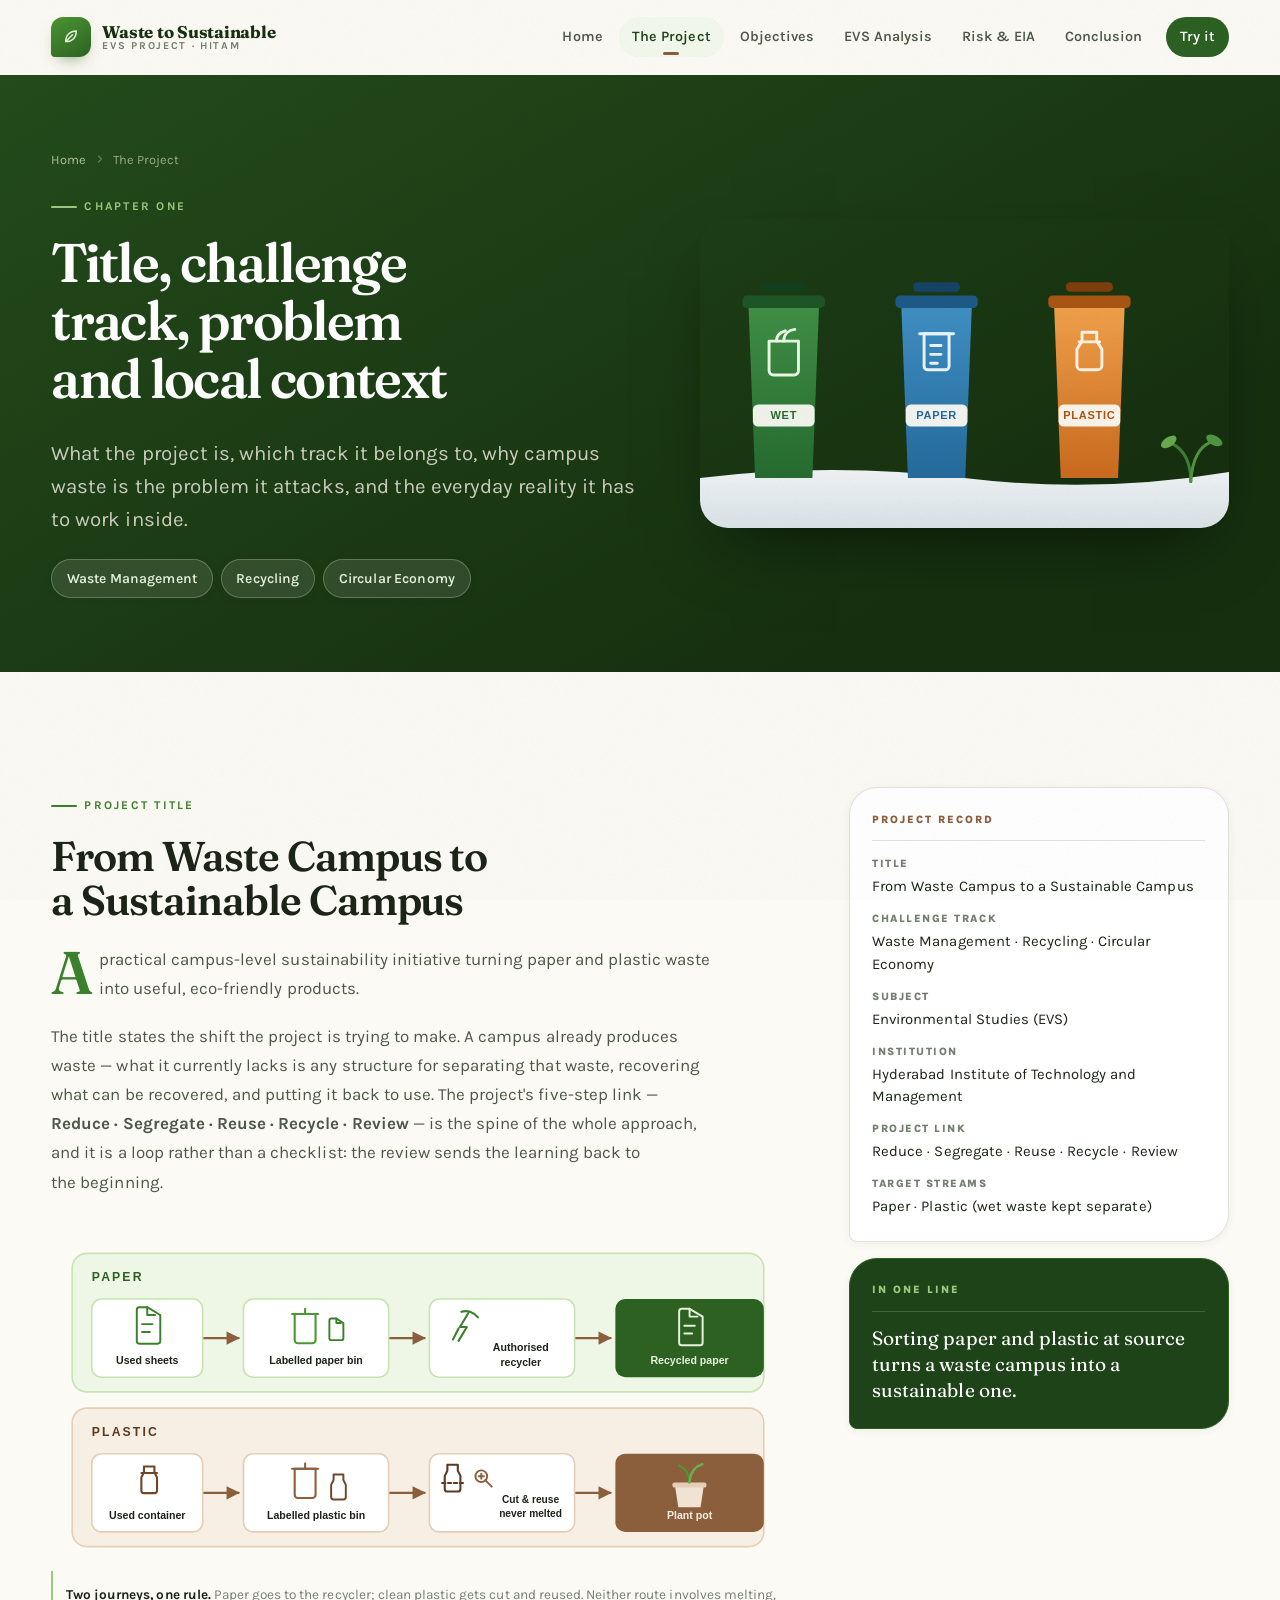
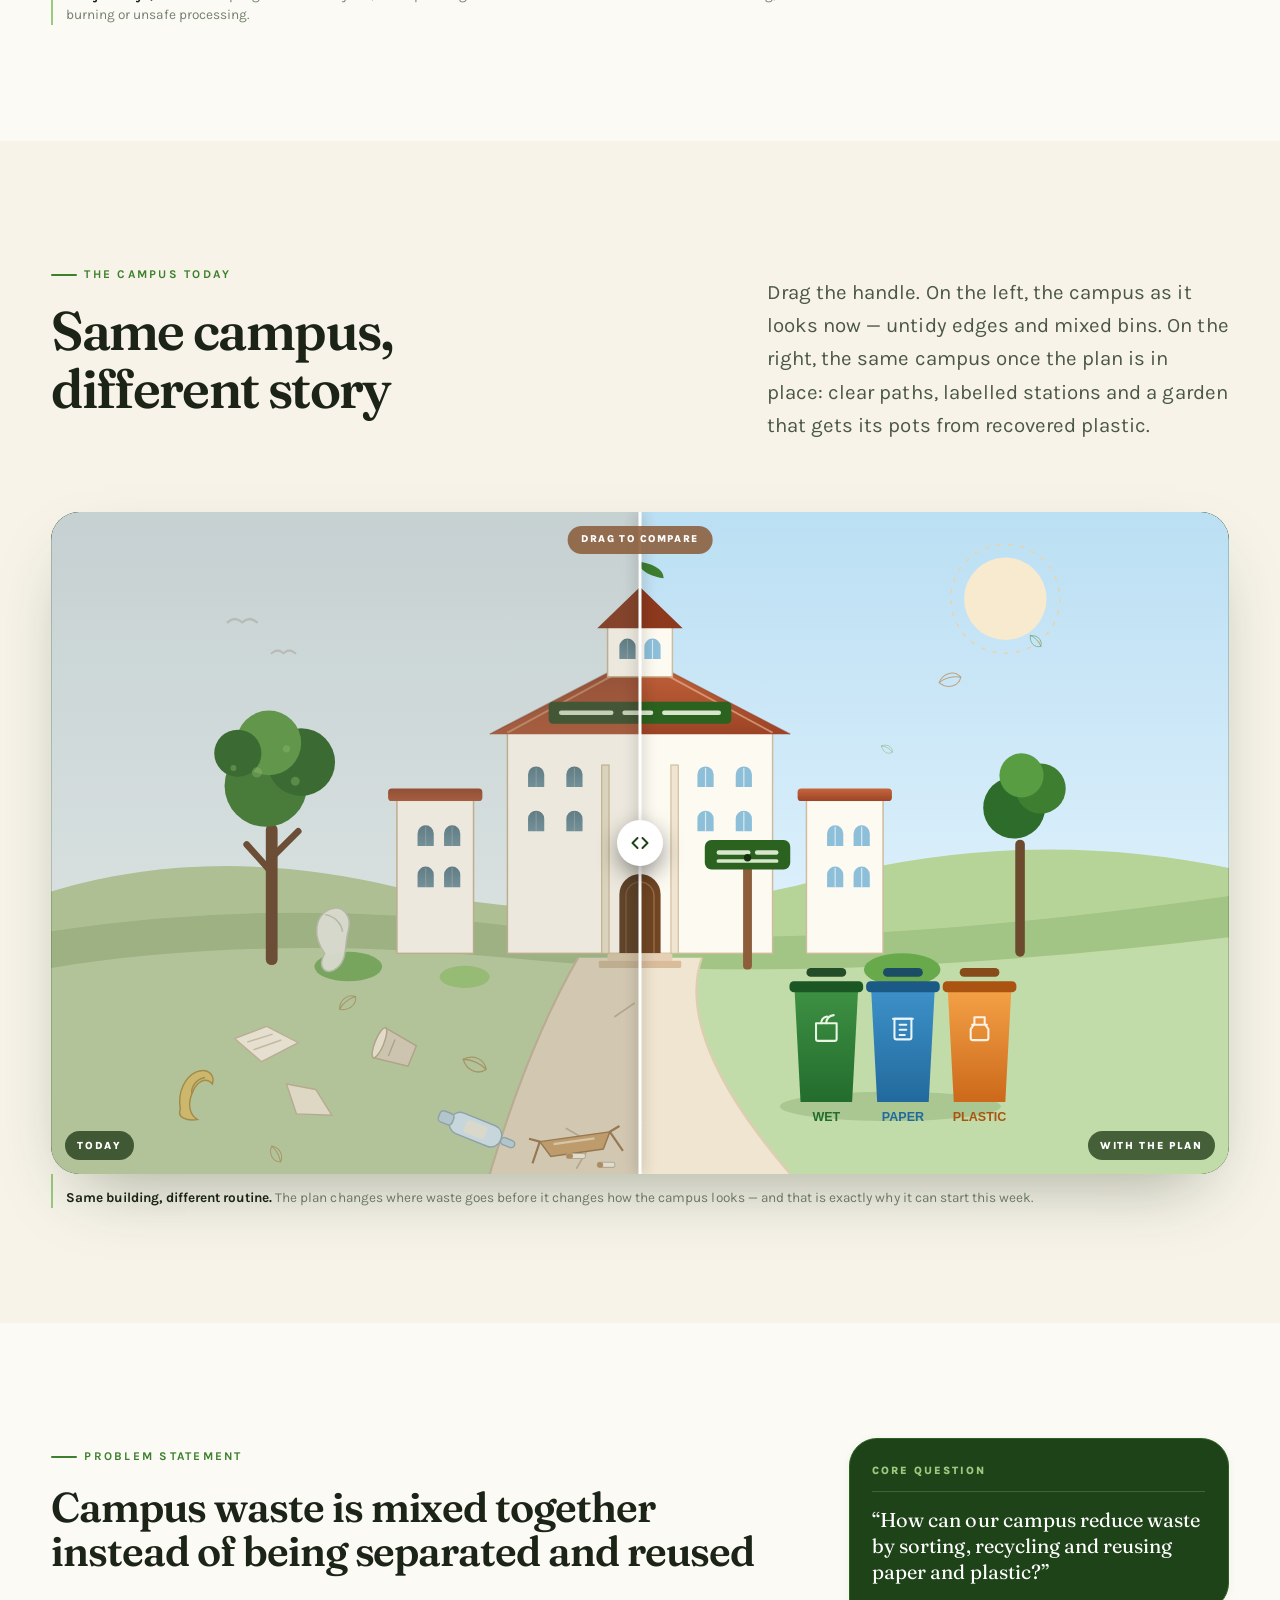
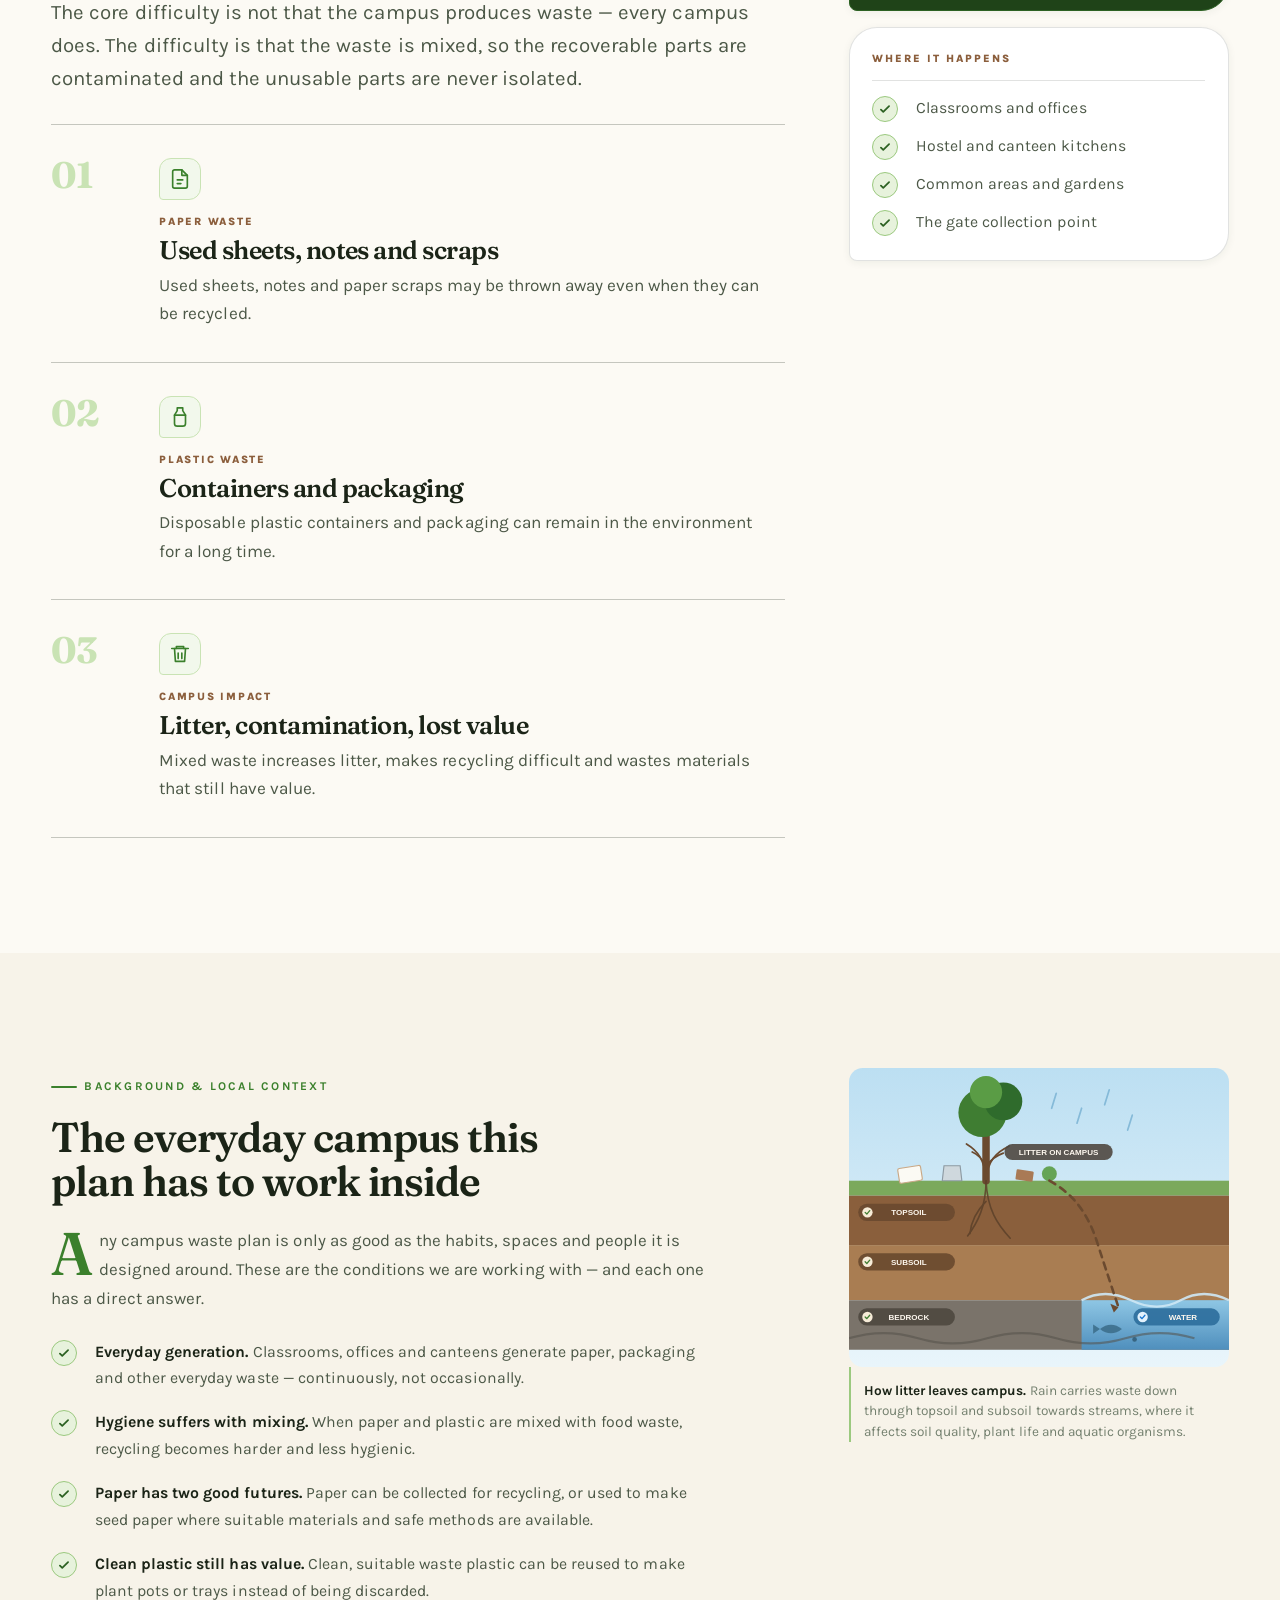
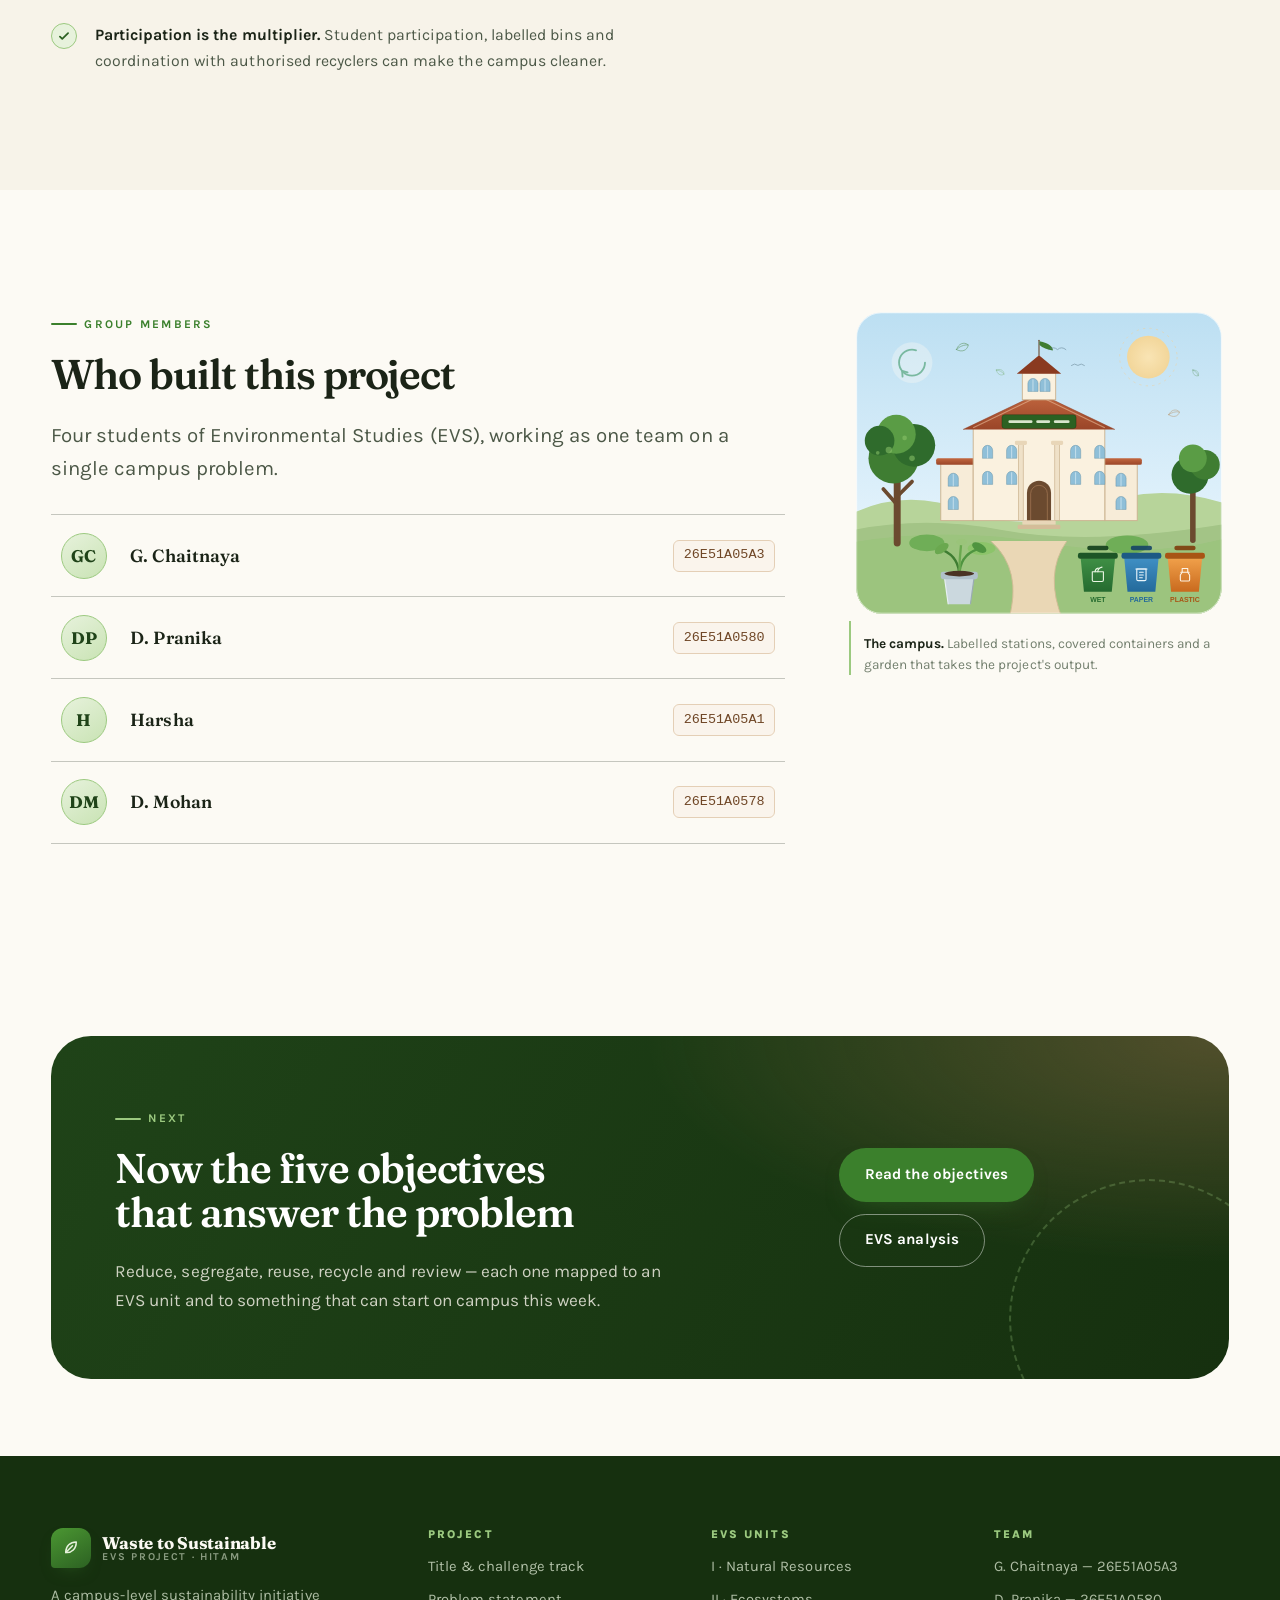
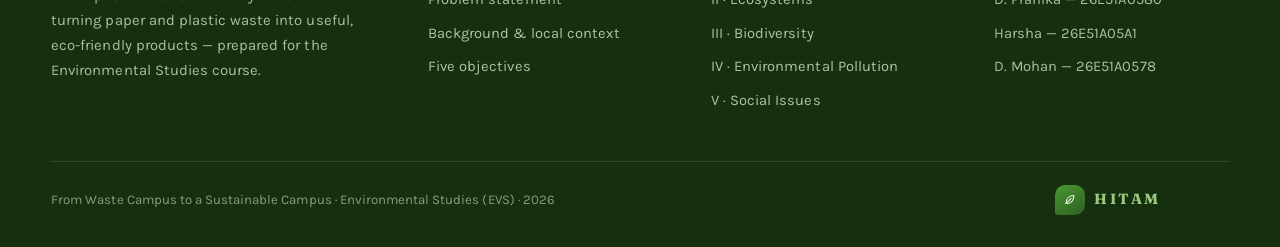
<file: project.html>
<!DOCTYPE html>
<html lang="en">
<head>
<meta charset="utf-8">
<meta name="viewport" content="width=device-width, initial-scale=1">
<title>The Project — Title, Challenge Track, Problem &amp; Background | EVS Project</title>
<meta name="description" content="Project title, selected challenge track, problem statement and background context for the EVS project From Waste Campus to a Sustainable Campus at Hyderabad Institute of Technology and Management.">
<link rel="icon" href="assets/img/favicon.svg" type="image/svg+xml">
<link rel="preconnect" href="https://fonts.googleapis.com">
<link rel="preconnect" href="https://fonts.gstatic.com" crossorigin>
<link href="https://fonts.googleapis.com/css2?family=Fraunces:ital,opsz,wght,SOFT,WONK@0,9..144,300..800,0..100,0..1;1,9..144,300..800,0..100,0..1&family=Karla:ital,wght@0,400..700;1,400..600&display=swap" rel="stylesheet">
<link rel="stylesheet" href="assets/css/style.css">
</head>
<body>

<div class="progress" aria-hidden="true"></div>

<header class="site-header">
  <div class="shell nav">
    <a class="brand" href="index.html">
      <span class="brand__mark" aria-hidden="true">
        <svg viewBox="0 0 64 64" fill="none" stroke="currentColor" stroke-width="4" stroke-linecap="round" stroke-linejoin="round">
          <path d="M18 44 C18 26 30 16 46 16 C46 34 34 46 18 44 Z"/><path d="M18 44 L36 26"/>
        </svg>
      </span>
      <span class="brand__text">
        <span class="brand__name">Waste&nbsp;to&nbsp;Sustainable</span>
        <span class="brand__sub">EVS Project · HITAM</span>
      </span>
    </a>
    <button class="nav__toggle" type="button" aria-expanded="false" aria-label="Toggle navigation menu">
      <span></span><span></span><span></span>
    </button>
    <ul class="nav__links">
      <li><a href="index.html">Home</a></li>
      <li><a href="project.html">The Project</a></li>
      <li><a href="objectives.html">Objectives</a></li>
      <li><a href="evs-analysis.html">EVS Analysis</a></li>
      <li><a href="risk.html">Risk &amp; EIA</a></li>
      <li><a href="conclusion.html">Conclusion</a></li>
      <li><a class="nav__cta" href="objectives.html#lab">Try it</a></li>
    </ul>
  </div>
</header>

<!-- ======================================================= PAGE HERO -->
<section class="phero">
  <div class="shell phero__inner">
    <div>
      <nav class="crumbs" aria-label="Breadcrumb">
        <a href="index.html">Home</a>
        <svg viewBox="0 0 24 24" fill="none" stroke="currentColor" stroke-width="2.4" stroke-linecap="round" stroke-linejoin="round"><path d="m9 6 6 6-6 6"/></svg>
        <span>The Project</span>
      </nav>
      <span class="eyebrow" style="color:var(--green-300)">Chapter one</span>
      <h1 class="display-lg">Title, challenge track, problem and local context</h1>
      <p class="lede">
        What the project is, which track it belongs to, why campus waste is the problem it attacks,
        and the everyday reality it has to work inside.
      </p>
      <div class="phero__meta">
        <span class="chip" style="background:rgba(255,255,255,.1);border-color:rgba(255,255,255,.24);color:#e7f2dc">Waste Management</span>
        <span class="chip" style="background:rgba(255,255,255,.1);border-color:rgba(255,255,255,.24);color:#e7f2dc">Recycling</span>
        <span class="chip" style="background:rgba(255,255,255,.1);border-color:rgba(255,255,255,.24);color:#e7f2dc">Circular Economy</span>
      </div>
    </div>
    <div class="phero__art">
      <img src="assets/img/sorting-bins.svg?v=2" alt="Illustration of three labelled bins for wet waste, paper and plastic standing side by side.">
    </div>
  </div>
</section>

<!-- ======================================================= TITLE & TRACK -->
<section class="section">
  <div class="shell ed ed--wide-side">
    <div class="ed__main reveal">
      <span class="eyebrow">Project title</span>
      <h2 class="display-md">From Waste Campus to a Sustainable Campus</h2>
      <div class="prose">
        <p>
          A practical campus-level sustainability initiative turning paper and plastic waste into
          useful, eco-friendly products.
        </p>
        <p>
          The title states the shift the project is trying to make. A campus already produces waste —
          what it currently lacks is any structure for separating that waste, recovering what can be
          recovered, and putting it back to use. The project's five-step link —
          <strong>Reduce · Segregate · Reuse · Recycle · Review</strong> — is the spine of the whole
          approach, and it is a loop rather than a checklist: the review sends the learning back to
          the beginning.
        </p>
      </div>

      <figure class="figure figure--bare" style="margin-top:2rem">
        <img src="assets/img/value-chain.svg?v=2" alt="Two value journeys: used paper to a labelled bin to a recycler to recycled paper; and a used plastic container to a labelled bin, cut and reused into a plant pot.">
        <figcaption>
          <b>Two journeys, one rule.</b> Paper goes to the recycler; clean plastic gets cut and
          reused. Neither route involves melting, burning or unsafe processing.
        </figcaption>
      </figure>
    </div>

    <aside class="ed__aside reveal">
      <div class="sidecard">
        <div class="sidecard__title">Project record</div>
        <dl>
          <div><dt>Title</dt><dd>From Waste Campus to a Sustainable Campus</dd></div>
          <div><dt>Challenge track</dt><dd>Waste Management · Recycling · Circular Economy</dd></div>
          <div><dt>Subject</dt><dd>Environmental Studies (EVS)</dd></div>
          <div><dt>Institution</dt><dd>Hyderabad Institute of Technology and Management</dd></div>
          <div><dt>Project link</dt><dd>Reduce · Segregate · Reuse · Recycle · Review</dd></div>
          <div><dt>Target streams</dt><dd>Paper · Plastic (wet waste kept separate)</dd></div>
        </dl>
      </div>
      <div class="sidecard sidecard--green">
        <div class="sidecard__title">In one line</div>
        <p style="font-family:var(--font-display);font-size:1.2rem;line-height:1.35;color:#fff;margin:0">
          Sorting paper and plastic at source turns a waste campus into a sustainable one.
        </p>
      </div>
    </aside>
  </div>
</section>

<!-- ======================================================= COMPARE -->
<section class="section section--paper">
  <div class="shell">
    <div class="sec-head reveal">
      <div class="sec-head__title">
        <span class="eyebrow">The campus today</span>
        <h2 class="display-lg">Same campus, different story</h2>
      </div>
      <div class="sec-head__aside">
        <p class="lede">
          Drag the handle. On the left, the campus as it looks now — untidy edges and mixed bins.
          On the right, the same campus once the plan is in place: clear paths, labelled stations
          and a garden that gets its pots from recovered plastic.
        </p>
      </div>
    </div>

    <figure class="figure figure--compare reveal">
      <div class="compare" data-compare tabindex="0" role="slider" aria-label="Compare the campus before and after the waste plan" aria-valuemin="0" aria-valuemax="100" aria-valuenow="50">
        <div class="compare__before">
          <img src="assets/img/compare-before.svg" alt="The campus today: litter scattered on the walkway and grass, and a single unlabelled overflowing bin.">
        </div>
        <div class="compare__after">
          <img src="assets/img/compare-after.svg" alt="The same campus with the plan in place: a clean swept path, three labelled bins, a garden bed and a plant pot made from a reused container.">
        </div>
        <span class="compare__handle"></span>
        <span class="compare__knob">
          <svg viewBox="0 0 24 24" fill="none" stroke="currentColor" stroke-width="2.4" stroke-linecap="round" stroke-linejoin="round"><path d="m9 6-6 6 6 6"/><path d="m15 6 6 6-6 6"/></svg>
        </span>
        <span class="compare__label compare__label--l">Today</span>
        <span class="compare__label compare__label--r">With the plan</span>
        <span class="compare__hint">Drag to compare</span>
      </div>
      <figcaption>
        <b>Same building, different routine.</b> The plan changes where waste goes before it changes
        how the campus looks — and that is exactly why it can start this week.
      </figcaption>
    </figure>
  </div>
</section>

<!-- ======================================================= PROBLEM -->
<section class="section" id="problem">
  <div class="shell ed ed--wide-side">
    <div class="ed__main reveal">
      <span class="eyebrow">Problem statement</span>
      <h2 class="display-md">Campus waste is mixed together instead of being separated and reused</h2>
      <p class="lede" style="margin:.8rem 0 1.8rem">
        The core difficulty is not that the campus produces waste — every campus does. The difficulty is
        that the waste is mixed, so the recoverable parts are contaminated and the unusable parts are
        never isolated.
      </p>

      <div class="maglist">
        <div class="maglist__row">
          <div class="maglist__n">01</div>
          <div>
            <div class="maglist__icon">
              <svg viewBox="0 0 24 24" fill="none" stroke="currentColor" stroke-width="1.8" stroke-linecap="round" stroke-linejoin="round"><path d="M14 2H6a2 2 0 0 0-2 2v16a2 2 0 0 0 2 2h12a2 2 0 0 0 2-2V8Z"/><path d="M14 2v6h6"/><path d="M9 13h6M9 17h4"/></svg>
            </div>
            <div class="maglist__kicker">Paper waste</div>
            <h3>Used sheets, notes and scraps</h3>
            <p>Used sheets, notes and paper scraps may be thrown away even when they can be recycled.</p>
          </div>
        </div>

        <div class="maglist__row">
          <div class="maglist__n">02</div>
          <div>
            <div class="maglist__icon">
              <svg viewBox="0 0 24 24" fill="none" stroke="currentColor" stroke-width="1.8" stroke-linecap="round" stroke-linejoin="round"><path d="M9 2h6v3l3 5v9a3 3 0 0 1-3 3H9a3 3 0 0 1-3-3v-9l3-5Z"/><path d="M6 10h12"/></svg>
            </div>
            <div class="maglist__kicker">Plastic waste</div>
            <h3>Containers and packaging</h3>
            <p>Disposable plastic containers and packaging can remain in the environment for a long time.</p>
          </div>
        </div>

        <div class="maglist__row">
          <div class="maglist__n">03</div>
          <div>
            <div class="maglist__icon">
              <svg viewBox="0 0 24 24" fill="none" stroke="currentColor" stroke-width="1.8" stroke-linecap="round" stroke-linejoin="round"><path d="M3 6h18"/><path d="M8 6V4h8v2"/><path d="M6 6l1 14h10l1-14"/><path d="M10 11v6M14 11v6"/></svg>
            </div>
            <div class="maglist__kicker">Campus impact</div>
            <h3>Litter, contamination, lost value</h3>
            <p>Mixed waste increases litter, makes recycling difficult and wastes materials that still have value.</p>
          </div>
        </div>
      </div>
    </div>

    <aside class="ed__aside reveal">
      <div class="sidecard sidecard--green">
        <div class="sidecard__title">Core question</div>
        <p style="font-family:var(--font-display);font-size:1.25rem;line-height:1.32;color:#fff;margin:0">
          “How can our campus reduce waste by sorting, recycling and reusing paper and plastic?”
        </p>
      </div>
      <div class="sidecard">
        <div class="sidecard__title">Where it happens</div>
        <ul class="checklist" style="gap:.7rem">
          <li><span class="checklist__mark"><svg viewBox="0 0 24 24" fill="none" stroke="currentColor" stroke-width="3" stroke-linecap="round" stroke-linejoin="round"><path d="m5 13 4 4L19 7"/></svg></span><span>Classrooms and offices</span></li>
          <li><span class="checklist__mark"><svg viewBox="0 0 24 24" fill="none" stroke="currentColor" stroke-width="3" stroke-linecap="round" stroke-linejoin="round"><path d="m5 13 4 4L19 7"/></svg></span><span>Hostel and canteen kitchens</span></li>
          <li><span class="checklist__mark"><svg viewBox="0 0 24 24" fill="none" stroke="currentColor" stroke-width="3" stroke-linecap="round" stroke-linejoin="round"><path d="m5 13 4 4L19 7"/></svg></span><span>Common areas and gardens</span></li>
          <li><span class="checklist__mark"><svg viewBox="0 0 24 24" fill="none" stroke="currentColor" stroke-width="3" stroke-linecap="round" stroke-linejoin="round"><path d="m5 13 4 4L19 7"/></svg></span><span>The gate collection point</span></li>
        </ul>
      </div>
    </aside>
  </div>
</section>

<!-- ======================================================= BACKGROUND -->
<section class="section section--paper" id="background">
  <div class="shell ed ed--wide-side">
    <div class="ed__main prose reveal">
      <span class="eyebrow">Background &amp; local context</span>
      <h2 class="display-md">The everyday campus this plan has to work inside</h2>
      <p>
        Any campus waste plan is only as good as the habits, spaces and people it is designed around.
        These are the conditions we are working with — and each one has a direct answer.
      </p>

      <ul class="checklist" style="margin:1.6rem 0 0;gap:1.1rem">
        <li>
          <span class="checklist__mark"><svg viewBox="0 0 24 24" fill="none" stroke="currentColor" stroke-width="3" stroke-linecap="round" stroke-linejoin="round"><path d="m5 13 4 4L19 7"/></svg></span>
          <span><strong>Everyday generation.</strong> Classrooms, offices and canteens generate paper, packaging and other everyday waste — continuously, not occasionally.</span>
        </li>
        <li>
          <span class="checklist__mark"><svg viewBox="0 0 24 24" fill="none" stroke="currentColor" stroke-width="3" stroke-linecap="round" stroke-linejoin="round"><path d="m5 13 4 4L19 7"/></svg></span>
          <span><strong>Hygiene suffers with mixing.</strong> When paper and plastic are mixed with food waste, recycling becomes harder and less hygienic.</span>
        </li>
        <li>
          <span class="checklist__mark"><svg viewBox="0 0 24 24" fill="none" stroke="currentColor" stroke-width="3" stroke-linecap="round" stroke-linejoin="round"><path d="m5 13 4 4L19 7"/></svg></span>
          <span><strong>Paper has two good futures.</strong> Paper can be collected for recycling, or used to make seed paper where suitable materials and safe methods are available.</span>
        </li>
        <li>
          <span class="checklist__mark"><svg viewBox="0 0 24 24" fill="none" stroke="currentColor" stroke-width="3" stroke-linecap="round" stroke-linejoin="round"><path d="m5 13 4 4L19 7"/></svg></span>
          <span><strong>Clean plastic still has value.</strong> Clean, suitable waste plastic can be reused to make plant pots or trays instead of being discarded.</span>
        </li>
        <li>
          <span class="checklist__mark"><svg viewBox="0 0 24 24" fill="none" stroke="currentColor" stroke-width="3" stroke-linecap="round" stroke-linejoin="round"><path d="m5 13 4 4L19 7"/></svg></span>
          <span><strong>Participation is the multiplier.</strong> Student participation, labelled bins and coordination with authorised recyclers can make the campus cleaner.</span>
        </li>
      </ul>
    </div>

    <aside class="ed__aside reveal">
      <figure class="figure figure--bare">
        <img src="assets/img/earth-layers.svg?v=2" alt="Cross-section illustration showing litter on the campus surface, rainwater carrying it into topsoil, subsoil and water.">
        <figcaption>
          <b>How litter leaves campus.</b> Rain carries waste down through topsoil and subsoil
          towards streams, where it affects soil quality, plant life and aquatic organisms.
        </figcaption>
      </figure>
    </aside>
  </div>
</section>

<!-- ======================================================= GROUP -->
<section class="section">
  <div class="shell ed ed--wide-side">
    <div class="ed__main reveal">
      <span class="eyebrow">Group members</span>
      <h2 class="display-md">Who built this project</h2>
      <p class="lede" style="margin:.7rem 0 1.8rem">
        Four students of Environmental Studies (EVS), working as one team on a single campus problem.
      </p>

      <div class="roster">
        <div class="roster__row">
          <span class="roster__av">GC</span>
          <span class="roster__n">G. Chaitnaya</span>
          <span class="roster__r">26E51A05A3</span>
        </div>
        <div class="roster__row">
          <span class="roster__av">DP</span>
          <span class="roster__n">D. Pranika</span>
          <span class="roster__r">26E51A0580</span>
        </div>
        <div class="roster__row">
          <span class="roster__av">H</span>
          <span class="roster__n">Harsha</span>
          <span class="roster__r">26E51A05A1</span>
        </div>
        <div class="roster__row">
          <span class="roster__av">DM</span>
          <span class="roster__n">D. Mohan</span>
          <span class="roster__r">26E51A0578</span>
        </div>
      </div>
    </div>

    <aside class="ed__aside reveal">
      <figure class="figure figure--bare">
        <img src="assets/img/hero-campus.svg" alt="Illustration of the campus with labelled bins, trees and a plant pot made from a reused container.">
        <figcaption><b>The campus.</b> Labelled stations, covered containers and a garden that takes the project's output.</figcaption>
      </figure>
    </aside>
  </div>
</section>

<!-- ======================================================= CTA -->
<section class="section section--tight">
  <div class="shell">
    <div class="cta reveal">
      <div>
        <span class="eyebrow" style="color:var(--green-300)">Next</span>
        <h2 class="display-md" style="color:var(--white)">Now the five objectives that answer the problem</h2>
        <p style="max-width:56ch">
          Reduce, segregate, reuse, recycle and review — each one mapped to an EVS unit and to
          something that can start on campus this week.
        </p>
      </div>
      <div class="cta__actions">
        <a class="btn btn--primary" href="objectives.html">Read the objectives</a>
        <a class="btn btn--onDark" href="evs-analysis.html">EVS analysis</a>
      </div>
    </div>
  </div>
</section>

<!-- ======================================================= FOOTER -->
<footer class="site-footer">
  <div class="shell">
    <div class="footer__grid">
      <div class="footer__brand">
        <a class="brand" href="index.html" style="color:var(--cream)">
          <span class="brand__mark" aria-hidden="true">
            <svg viewBox="0 0 64 64" fill="none" stroke="currentColor" stroke-width="4" stroke-linecap="round" stroke-linejoin="round"><path d="M18 44 C18 26 30 16 46 16 C46 34 34 46 18 44 Z"/><path d="M18 44 L36 26"/></svg>
          </span>
          <span class="brand__text">
            <span class="brand__name">Waste&nbsp;to&nbsp;Sustainable</span>
            <span class="brand__sub" style="color:rgba(231,242,220,.55)">EVS Project · HITAM</span>
          </span>
        </a>
        <p>
          A campus-level sustainability initiative turning paper and plastic waste into useful,
          eco-friendly products — prepared for the Environmental Studies course.
        </p>
      </div>
      <div>
        <h3>Project</h3>
        <ul class="footer__list">
          <li><a href="project.html">Title &amp; challenge track</a></li>
          <li><a href="project.html#problem">Problem statement</a></li>
          <li><a href="project.html#background">Background &amp; local context</a></li>
          <li><a href="objectives.html">Five objectives</a></li>
        </ul>
      </div>
      <div>
        <h3>EVS units</h3>
        <ul class="footer__list">
          <li><a href="evs-analysis.html#unit-1">I · Natural Resources</a></li>
          <li><a href="evs-analysis.html#unit-2">II · Ecosystems</a></li>
          <li><a href="evs-analysis.html#unit-3">III · Biodiversity</a></li>
          <li><a href="evs-analysis.html#unit-4">IV · Environmental Pollution</a></li>
          <li><a href="evs-analysis.html#unit-5">V · Social Issues</a></li>
        </ul>
      </div>
      <div>
        <h3>Team</h3>
        <ul class="footer__list">
          <li>G. Chaitnaya — 26E51A05A3</li>
          <li>D. Pranika — 26E51A0580</li>
          <li>Harsha — 26E51A05A1</li>
          <li>D. Mohan — 26E51A0578</li>
        </ul>
      </div>
    </div>
    <div class="footer__bottom">
      <span>From Waste Campus to a Sustainable Campus · Environmental Studies (EVS) · <span data-year>2026</span></span>
      <span class="footer__seal">
        <span class="footer__seal__leaf" aria-hidden="true">
          <svg viewBox="0 0 64 64" fill="none" stroke="currentColor" stroke-width="4" stroke-linecap="round" stroke-linejoin="round">
            <path d="M18 44 C18 26 30 16 46 16 C46 34 34 46 18 44 Z"/><path d="M18 44 L36 26"/>
          </svg>
        </span>
        <span class="footer__seal__name">HITAM</span>
      </span>
    </div>
  </div>
</footer>

<button class="to-top" type="button" aria-label="Back to top">
  <svg viewBox="0 0 24 24" stroke-width="2.4" stroke-linecap="round" stroke-linejoin="round"><path d="M12 19V5"/><path d="m5 12 7-7 7 7"/></svg>
</button>

<script src="assets/js/main.js"></script>
</body>
</html>
</file>
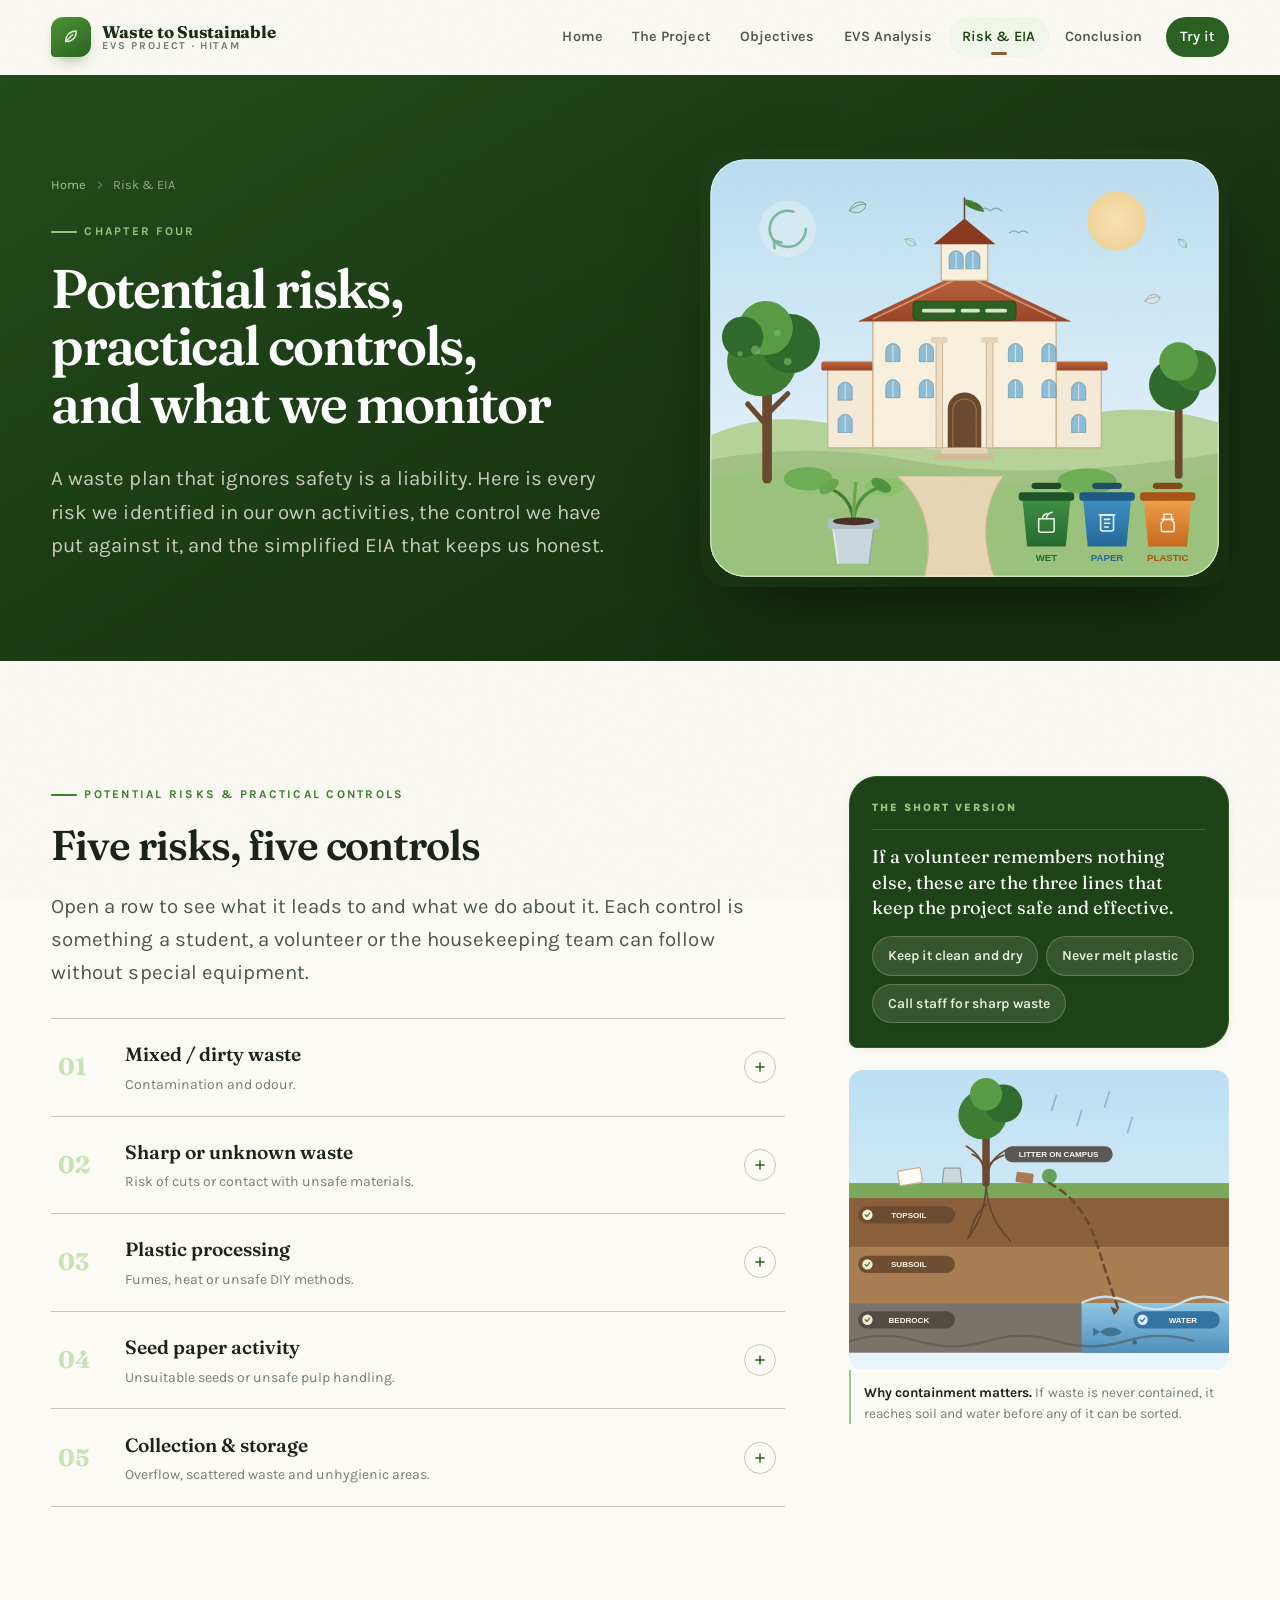
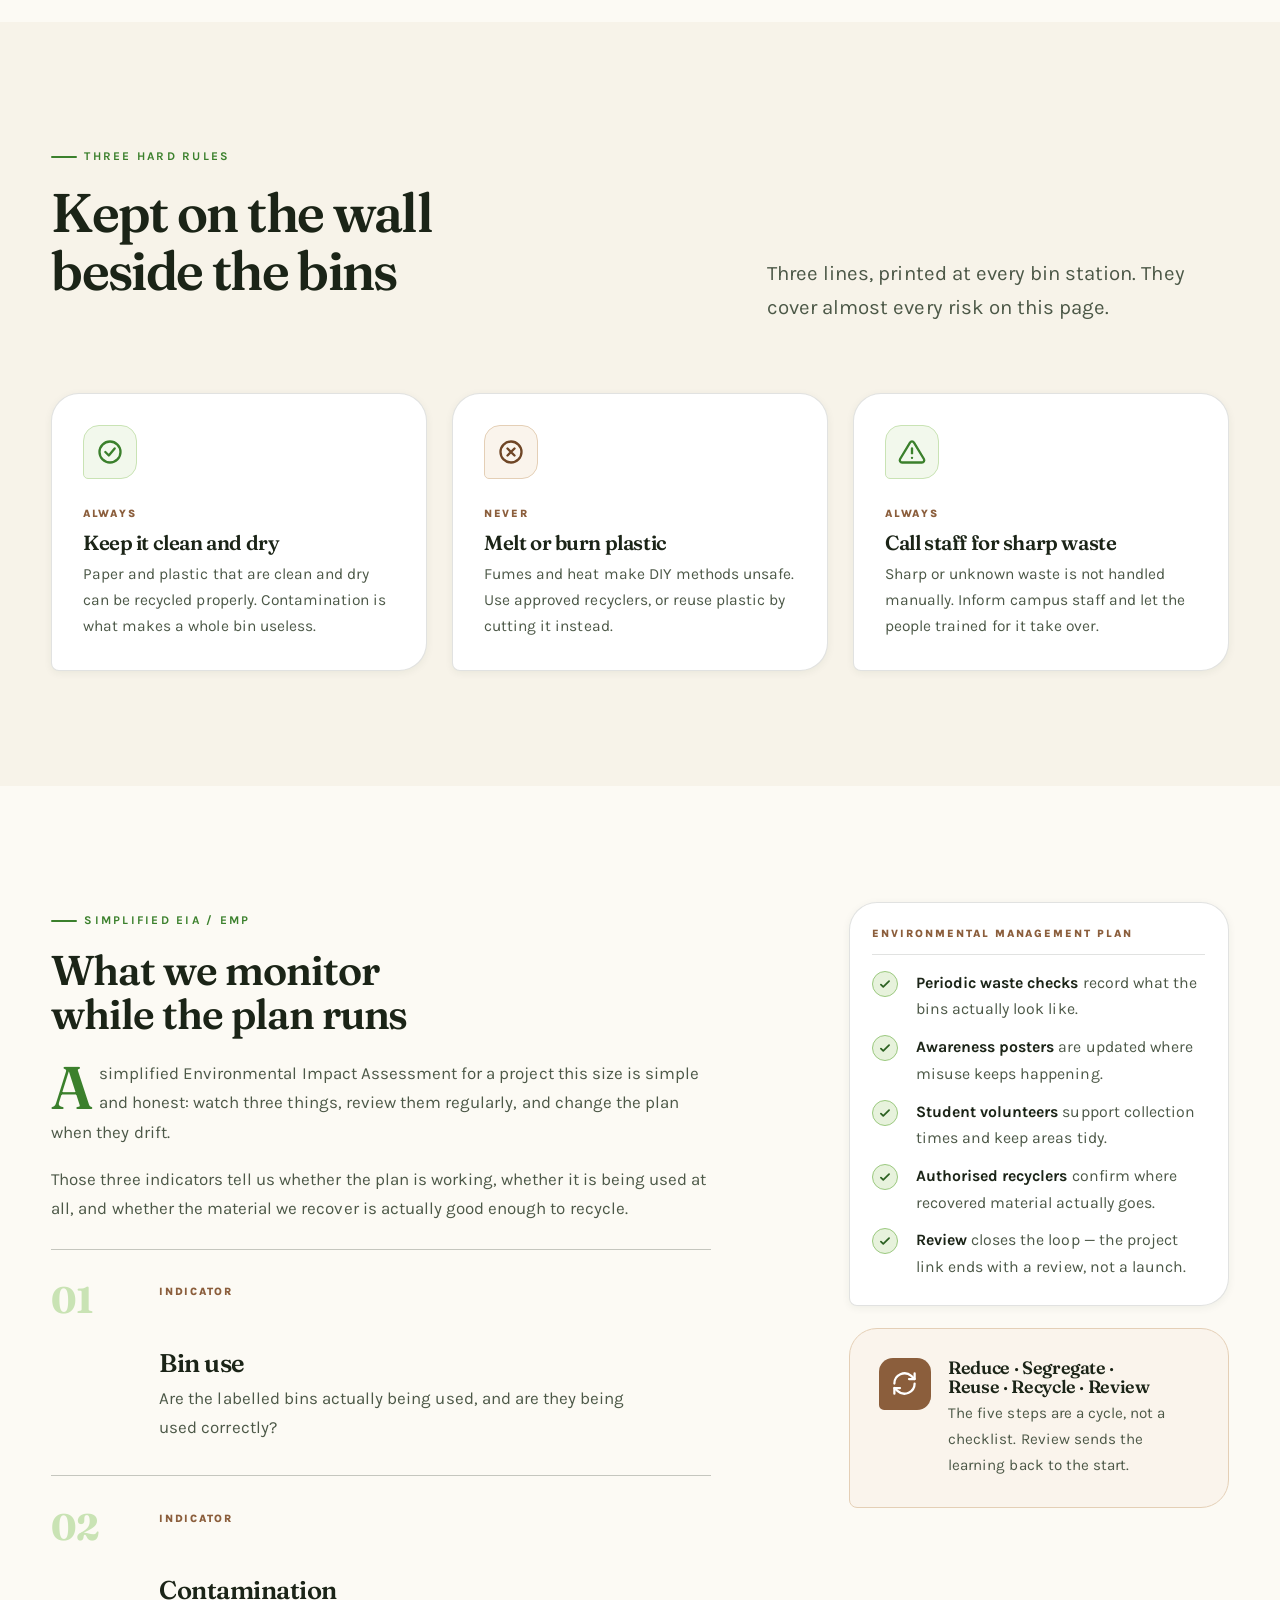
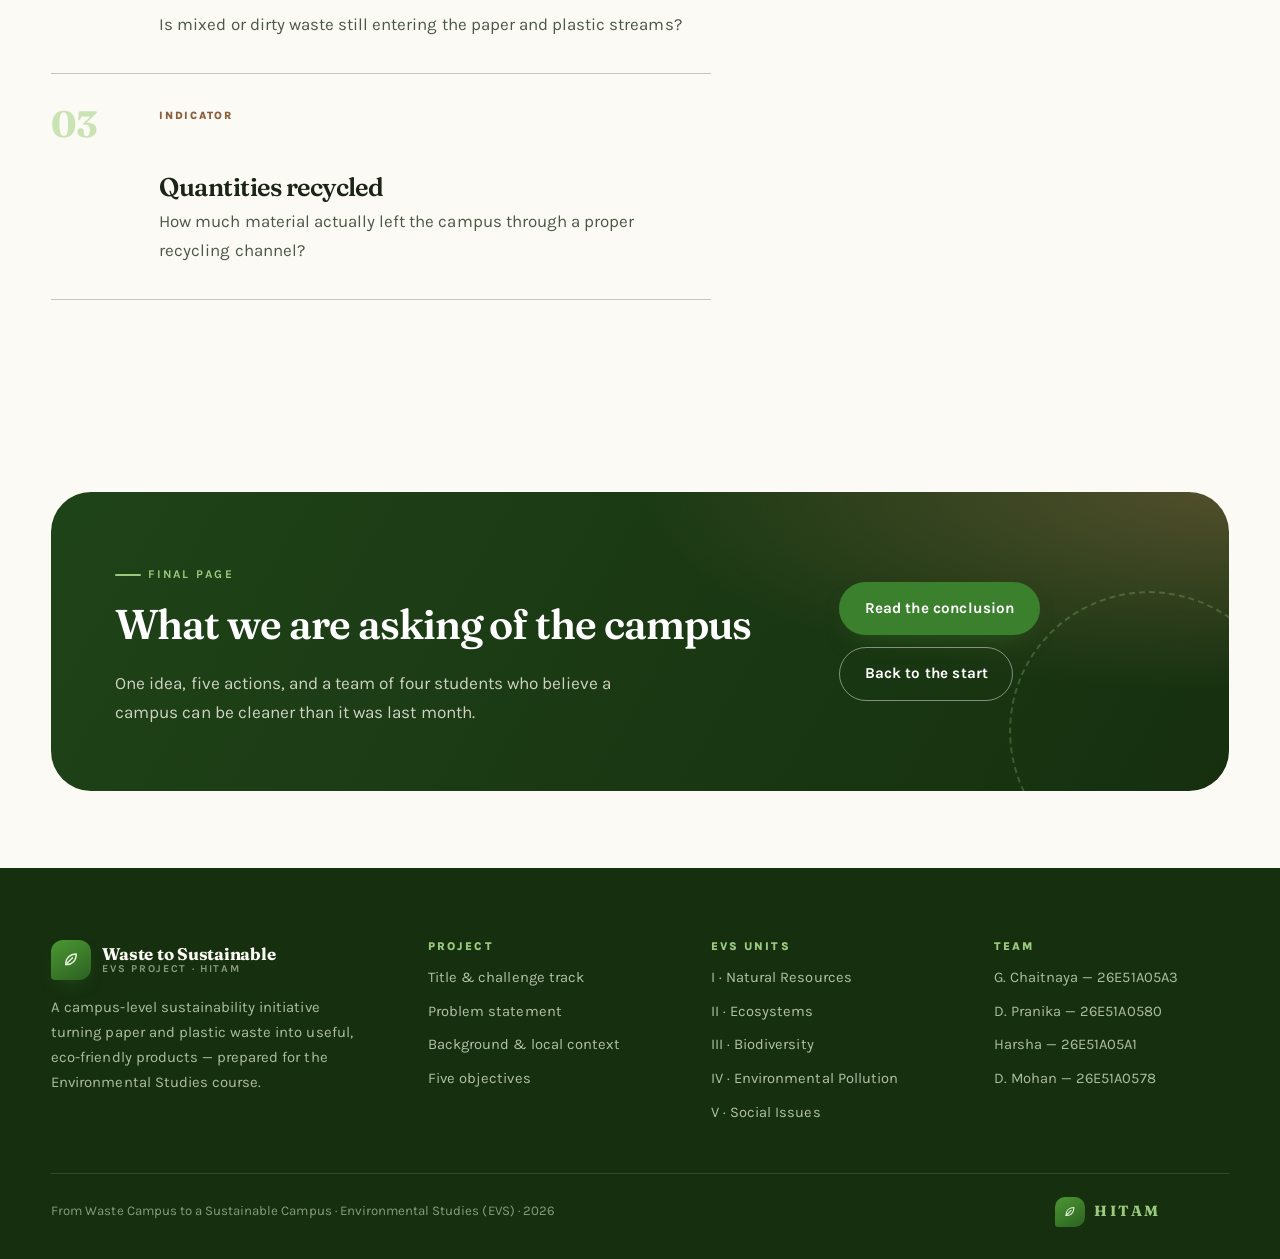
<file: risk.html>
<!DOCTYPE html>
<html lang="en">
<head>
<meta charset="utf-8">
<meta name="viewport" content="width=device-width, initial-scale=1">
<title>Risk Assessment &amp; Simplified EIA/EMP | EVS Project</title>
<meta name="description" content="Potential risks of the campus waste project, the practical controls for each, and the simplified Environmental Impact Assessment and monitoring plan.">
<link rel="icon" href="assets/img/favicon.svg" type="image/svg+xml">
<link rel="preconnect" href="https://fonts.googleapis.com">
<link rel="preconnect" href="https://fonts.gstatic.com" crossorigin>
<link href="https://fonts.googleapis.com/css2?family=Fraunces:ital,opsz,wght,SOFT,WONK@0,9..144,300..800,0..100,0..1;1,9..144,300..800,0..100,0..1&family=Karla:ital,wght@0,400..700;1,400..600&display=swap" rel="stylesheet">
<link rel="stylesheet" href="assets/css/style.css">
</head>
<body>

<div class="progress" aria-hidden="true"></div>

<header class="site-header">
  <div class="shell nav">
    <a class="brand" href="index.html">
      <span class="brand__mark" aria-hidden="true">
        <svg viewBox="0 0 64 64" fill="none" stroke="currentColor" stroke-width="4" stroke-linecap="round" stroke-linejoin="round">
          <path d="M18 44 C18 26 30 16 46 16 C46 34 34 46 18 44 Z"/><path d="M18 44 L36 26"/>
        </svg>
      </span>
      <span class="brand__text">
        <span class="brand__name">Waste&nbsp;to&nbsp;Sustainable</span>
        <span class="brand__sub">EVS Project · HITAM</span>
      </span>
    </a>
    <button class="nav__toggle" type="button" aria-expanded="false" aria-label="Toggle navigation menu">
      <span></span><span></span><span></span>
    </button>
    <ul class="nav__links">
      <li><a href="index.html">Home</a></li>
      <li><a href="project.html">The Project</a></li>
      <li><a href="objectives.html">Objectives</a></li>
      <li><a href="evs-analysis.html">EVS Analysis</a></li>
      <li><a href="risk.html">Risk &amp; EIA</a></li>
      <li><a href="conclusion.html">Conclusion</a></li>
      <li><a class="nav__cta" href="objectives.html#lab">Try it</a></li>
    </ul>
  </div>
</header>

<!-- ======================================================= PAGE HERO -->
<section class="phero">
  <div class="shell phero__inner">
    <div>
      <nav class="crumbs" aria-label="Breadcrumb">
        <a href="index.html">Home</a>
        <svg viewBox="0 0 24 24" fill="none" stroke="currentColor" stroke-width="2.4" stroke-linecap="round" stroke-linejoin="round"><path d="m9 6 6 6-6 6"/></svg>
        <span>Risk &amp; EIA</span>
      </nav>
      <span class="eyebrow" style="color:var(--green-300)">Chapter four</span>
      <h1 class="display-lg">Potential risks, practical controls, and what we monitor</h1>
      <p class="lede">
        A waste plan that ignores safety is a liability. Here is every risk we identified in our own
        activities, the control we have put against it, and the simplified EIA that keeps us honest.
      </p>
    </div>
    <div class="phero__art">
      <img src="assets/img/hero-campus.svg" alt="Illustration of the campus with labelled bins, trees and a plant pot made from a reused container.">
    </div>
  </div>
</section>

<!-- ======================================================= RISK ACCORDION -->
<section class="section">
  <div class="shell ed ed--wide-side">
    <div class="ed__main reveal">
      <span class="eyebrow">Potential risks &amp; practical controls</span>
      <h2 class="display-md">Five risks, five controls</h2>
      <p class="lede" style="margin:.8rem 0 1.8rem">
        Open a row to see what it leads to and what we do about it. Each control is something a
        student, a volunteer or the housekeeping team can follow without special equipment.
      </p>

      <div class="acc">
        <div class="acc__item">
          <button class="acc__btn" type="button" aria-expanded="false">
            <span class="acc__n">01</span>
            <span class="acc__h">
              <span class="acc__t">Mixed / dirty waste</span>
              <span class="acc__sub">Contamination and odour.</span>
            </span>
            <span class="acc__ico"><svg viewBox="0 0 24 24" fill="none" stroke="currentColor" stroke-width="2.6" stroke-linecap="round"><path d="M12 5v14M5 12h14"/></svg></span>
          </button>
          <div class="acc__panel"><div><div class="acc__body">
            <div>
              <div class="acc__k">What it leads to</div>
              <p class="acc__v">Contamination and odour. Mixed paper and plastic cannot be recycled properly, and damp or dirty material attracts flies and smells.</p>
            </div>
            <div>
              <div class="acc__k">Control</div>
              <p class="acc__v acc__ctrl">Labelled bins; keep paper and plastic clean and dry.</p>
            </div>
          </div></div></div>
        </div>

        <div class="acc__item">
          <button class="acc__btn" type="button" aria-expanded="false">
            <span class="acc__n">02</span>
            <span class="acc__h">
              <span class="acc__t">Sharp or unknown waste</span>
              <span class="acc__sub">Risk of cuts or contact with unsafe materials.</span>
            </span>
            <span class="acc__ico"><svg viewBox="0 0 24 24" fill="none" stroke="currentColor" stroke-width="2.6" stroke-linecap="round"><path d="M12 5v14M5 12h14"/></svg></span>
          </button>
          <div class="acc__panel"><div><div class="acc__body">
            <div>
              <div class="acc__k">What it leads to</div>
              <p class="acc__v">Risk of cuts or contact with unsafe materials, especially when students sort without knowing what a bin actually contains.</p>
            </div>
            <div>
              <div class="acc__k">Control</div>
              <p class="acc__v acc__ctrl">Do not handle manually; inform campus staff.</p>
            </div>
          </div></div></div>
        </div>

        <div class="acc__item">
          <button class="acc__btn" type="button" aria-expanded="false">
            <span class="acc__n">03</span>
            <span class="acc__h">
              <span class="acc__t">Plastic processing</span>
              <span class="acc__sub">Fumes, heat or unsafe DIY methods.</span>
            </span>
            <span class="acc__ico"><svg viewBox="0 0 24 24" fill="none" stroke="currentColor" stroke-width="2.6" stroke-linecap="round"><path d="M12 5v14M5 12h14"/></svg></span>
          </button>
          <div class="acc__panel"><div><div class="acc__body">
            <div>
              <div class="acc__k">What it leads to</div>
              <p class="acc__v">Fumes, heat or unsafe DIY methods. Melting plastic on campus releases harmful vapours and creates a fire and burn hazard.</p>
            </div>
            <div>
              <div class="acc__k">Control</div>
              <p class="acc__v acc__ctrl">Never melt or burn plastic on campus; use approved recyclers or safe reuse methods.</p>
            </div>
          </div></div></div>
        </div>

        <div class="acc__item">
          <button class="acc__btn" type="button" aria-expanded="false">
            <span class="acc__n">04</span>
            <span class="acc__h">
              <span class="acc__t">Seed paper activity</span>
              <span class="acc__sub">Unsuitable seeds or unsafe pulp handling.</span>
            </span>
            <span class="acc__ico"><svg viewBox="0 0 24 24" fill="none" stroke="currentColor" stroke-width="2.6" stroke-linecap="round"><path d="M12 5v14M5 12h14"/></svg></span>
          </button>
          <div class="acc__panel"><div><div class="acc__body">
            <div>
              <div class="acc__k">What it leads to</div>
              <p class="acc__v">Unsuitable seeds spread beyond the campus, or pulp handled in ways that are unhygienic or unsupervised.</p>
            </div>
            <div>
              <div class="acc__k">Control</div>
              <p class="acc__v acc__ctrl">Use clean recycled pulp and locally suitable, non-invasive seeds with guidance.</p>
            </div>
          </div></div></div>
        </div>

        <div class="acc__item">
          <button class="acc__btn" type="button" aria-expanded="false">
            <span class="acc__n">05</span>
            <span class="acc__h">
              <span class="acc__t">Collection &amp; storage</span>
              <span class="acc__sub">Overflow, scattered waste and unhygienic areas.</span>
            </span>
            <span class="acc__ico"><svg viewBox="0 0 24 24" fill="none" stroke="currentColor" stroke-width="2.6" stroke-linecap="round"><path d="M12 5v14M5 12h14"/></svg></span>
          </button>
          <div class="acc__panel"><div><div class="acc__body">
            <div>
              <div class="acc__k">What it leads to</div>
              <p class="acc__v">Overflow, scattered waste and unhygienic areas — the point at which a tidy plan turns into a dirty campus.</p>
            </div>
            <div>
              <div class="acc__k">Control</div>
              <p class="acc__v acc__ctrl">Set collection times, use covered containers and keep areas tidy.</p>
            </div>
          </div></div></div>
        </div>
      </div>
    </div>

    <aside class="ed__aside reveal">
      <div class="sidecard sidecard--green">
        <div class="sidecard__title">The short version</div>
        <p style="font-family:var(--font-display);font-size:1.15rem;line-height:1.38;color:#fff;margin:0 0 1rem">
          If a volunteer remembers nothing else, these are the three lines that keep the project safe
          and effective.
        </p>
        <div class="tag-strip">
          <span class="chip" style="background:rgba(255,255,255,.1);border-color:rgba(255,255,255,.22);color:#e7f2dc">Keep it clean and dry</span>
          <span class="chip" style="background:rgba(255,255,255,.1);border-color:rgba(255,255,255,.22);color:#e7f2dc">Never melt plastic</span>
          <span class="chip" style="background:rgba(255,255,255,.1);border-color:rgba(255,255,255,.22);color:#e7f2dc">Call staff for sharp waste</span>
        </div>
      </div>

      <figure class="figure figure--bare" style="margin-top:1.4rem">
        <img src="assets/img/earth-layers.svg?v=2" alt="Cross-section showing litter moving from the campus surface into soil and water.">
        <figcaption><b>Why containment matters.</b> If waste is never contained, it reaches soil and water before any of it can be sorted.</figcaption>
      </figure>
    </aside>
  </div>
</section>

<!-- ======================================================= HARD RULES -->
<section class="section section--paper">
  <div class="shell">
    <div class="sec-head reveal">
      <div class="sec-head__title">
        <span class="eyebrow">Three hard rules</span>
        <h2 class="display-lg">Kept on the wall beside the bins</h2>
      </div>
      <div class="sec-head__aside">
        <p class="lede">
          Three lines, printed at every bin station. They cover almost every risk on this page.
        </p>
      </div>
    </div>

    <div class="grid grid--3" data-stagger="rules">
      <article class="card reveal">
        <div class="card__icon">
          <svg viewBox="0 0 24 24" fill="none" stroke="currentColor" stroke-width="2" stroke-linecap="round" stroke-linejoin="round"><circle cx="12" cy="12" r="9"/><path d="m8 12 3 3 5-6"/></svg>
        </div>
        <span class="card__tag">Always</span>
        <h3>Keep it clean and dry</h3>
        <p>Paper and plastic that are clean and dry can be recycled properly. Contamination is what makes a whole bin useless.</p>
      </article>

      <article class="card card--brown reveal">
        <div class="card__icon">
          <svg viewBox="0 0 24 24" fill="none" stroke="currentColor" stroke-width="2" stroke-linecap="round" stroke-linejoin="round"><circle cx="12" cy="12" r="9"/><path d="m9 9 6 6M15 9l-6 6"/></svg>
        </div>
        <span class="card__tag">Never</span>
        <h3>Melt or burn plastic</h3>
        <p>Fumes and heat make DIY methods unsafe. Use approved recyclers, or reuse plastic by cutting it instead.</p>
      </article>

      <article class="card reveal">
        <div class="card__icon">
          <svg viewBox="0 0 24 24" fill="none" stroke="currentColor" stroke-width="2" stroke-linecap="round" stroke-linejoin="round"><path d="M12 9v4"/><path d="M12 17h.01"/><path d="M10.3 3.9 1.8 18a2 2 0 0 0 1.7 3h17a2 2 0 0 0 1.7-3L13.7 3.9a2 2 0 0 0-3.4 0Z"/></svg>
        </div>
        <span class="card__tag">Always</span>
        <h3>Call staff for sharp waste</h3>
        <p>Sharp or unknown waste is not handled manually. Inform campus staff and let the people trained for it take over.</p>
      </article>
    </div>
  </div>
</section>

<!-- ======================================================= SIMPLIFIED EIA -->
<section class="section">
  <div class="shell ed ed--wide-side">
    <div class="ed__main prose reveal">
      <span class="eyebrow">Simplified EIA / EMP</span>
      <h2 class="display-md">What we monitor while the plan runs</h2>
      <p>
        A simplified Environmental Impact Assessment for a project this size is simple and honest:
        watch three things, review them regularly, and change the plan when they drift.
      </p>
      <p>
        Those three indicators tell us whether the plan is working, whether it is being used at all,
        and whether the material we recover is actually good enough to recycle.
      </p>

      <div class="maglist" style="margin-top:1.6rem">
        <div class="maglist__row">
          <div class="maglist__n">01</div>
          <div>
            <div class="maglist__kicker">Indicator</div>
            <h3>Bin use</h3>
            <p>Are the labelled bins actually being used, and are they being used correctly?</p>
          </div>
        </div>
        <div class="maglist__row">
          <div class="maglist__n">02</div>
          <div>
            <div class="maglist__kicker">Indicator</div>
            <h3>Contamination</h3>
            <p>Is mixed or dirty waste still entering the paper and plastic streams?</p>
          </div>
        </div>
        <div class="maglist__row">
          <div class="maglist__n">03</div>
          <div>
            <div class="maglist__kicker">Indicator</div>
            <h3>Quantities recycled</h3>
            <p>How much material actually left the campus through a proper recycling channel?</p>
          </div>
        </div>
      </div>
    </div>

    <aside class="ed__aside reveal">
      <div class="sidecard">
        <div class="sidecard__title">Environmental management plan</div>
        <ul class="checklist" style="gap:.7rem">
          <li><span class="checklist__mark"><svg viewBox="0 0 24 24" fill="none" stroke="currentColor" stroke-width="3" stroke-linecap="round" stroke-linejoin="round"><path d="m5 13 4 4L19 7"/></svg></span><span><strong>Periodic waste checks</strong> record what the bins actually look like.</span></li>
          <li><span class="checklist__mark"><svg viewBox="0 0 24 24" fill="none" stroke="currentColor" stroke-width="3" stroke-linecap="round" stroke-linejoin="round"><path d="m5 13 4 4L19 7"/></svg></span><span><strong>Awareness posters</strong> are updated where misuse keeps happening.</span></li>
          <li><span class="checklist__mark"><svg viewBox="0 0 24 24" fill="none" stroke="currentColor" stroke-width="3" stroke-linecap="round" stroke-linejoin="round"><path d="m5 13 4 4L19 7"/></svg></span><span><strong>Student volunteers</strong> support collection times and keep areas tidy.</span></li>
          <li><span class="checklist__mark"><svg viewBox="0 0 24 24" fill="none" stroke="currentColor" stroke-width="3" stroke-linecap="round" stroke-linejoin="round"><path d="m5 13 4 4L19 7"/></svg></span><span><strong>Authorised recyclers</strong> confirm where recovered material actually goes.</span></li>
          <li><span class="checklist__mark"><svg viewBox="0 0 24 24" fill="none" stroke="currentColor" stroke-width="3" stroke-linecap="round" stroke-linejoin="round"><path d="m5 13 4 4L19 7"/></svg></span><span><strong>Review</strong> closes the loop — the project link ends with a review, not a launch.</span></li>
        </ul>
      </div>

      <div class="callout" style="margin-top:1.4rem">
        <div class="callout__icon">
          <svg viewBox="0 0 24 24" fill="none" stroke="currentColor" stroke-width="2" stroke-linecap="round" stroke-linejoin="round"><path d="M3 12a9 9 0 0 1 15-6.7L21 8"/><path d="M21 3v5h-5"/><path d="M21 12a9 9 0 0 1-15 6.7L3 16"/><path d="M3 21v-5h5"/></svg>
        </div>
        <div>
          <h3>Reduce · Segregate · Reuse · Recycle · Review</h3>
          <p>The five steps are a cycle, not a checklist. Review sends the learning back to the start.</p>
        </div>
      </div>
    </aside>
  </div>
</section>

<!-- ======================================================= CTA -->
<section class="section section--tight">
  <div class="shell">
    <div class="cta reveal">
      <div>
        <span class="eyebrow" style="color:var(--green-300)">Final page</span>
        <h2 class="display-md" style="color:var(--white)">What we are asking of the campus</h2>
        <p style="max-width:56ch">
          One idea, five actions, and a team of four students who believe a campus can be cleaner
          than it was last month.
        </p>
      </div>
      <div class="cta__actions">
        <a class="btn btn--primary" href="conclusion.html">Read the conclusion</a>
        <a class="btn btn--onDark" href="index.html">Back to the start</a>
      </div>
    </div>
  </div>
</section>

<!-- ======================================================= FOOTER -->
<footer class="site-footer">
  <div class="shell">
    <div class="footer__grid">
      <div class="footer__brand">
        <a class="brand" href="index.html" style="color:var(--cream)">
          <span class="brand__mark" aria-hidden="true">
            <svg viewBox="0 0 64 64" fill="none" stroke="currentColor" stroke-width="4" stroke-linecap="round" stroke-linejoin="round"><path d="M18 44 C18 26 30 16 46 16 C46 34 34 46 18 44 Z"/><path d="M18 44 L36 26"/></svg>
          </span>
          <span class="brand__text">
            <span class="brand__name">Waste&nbsp;to&nbsp;Sustainable</span>
            <span class="brand__sub" style="color:rgba(231,242,220,.55)">EVS Project · HITAM</span>
          </span>
        </a>
        <p>
          A campus-level sustainability initiative turning paper and plastic waste into useful,
          eco-friendly products — prepared for the Environmental Studies course.
        </p>
      </div>
      <div>
        <h3>Project</h3>
        <ul class="footer__list">
          <li><a href="project.html">Title &amp; challenge track</a></li>
          <li><a href="project.html#problem">Problem statement</a></li>
          <li><a href="project.html#background">Background &amp; local context</a></li>
          <li><a href="objectives.html">Five objectives</a></li>
        </ul>
      </div>
      <div>
        <h3>EVS units</h3>
        <ul class="footer__list">
          <li><a href="evs-analysis.html#unit-1">I · Natural Resources</a></li>
          <li><a href="evs-analysis.html#unit-2">II · Ecosystems</a></li>
          <li><a href="evs-analysis.html#unit-3">III · Biodiversity</a></li>
          <li><a href="evs-analysis.html#unit-4">IV · Environmental Pollution</a></li>
          <li><a href="evs-analysis.html#unit-5">V · Social Issues</a></li>
        </ul>
      </div>
      <div>
        <h3>Team</h3>
        <ul class="footer__list">
          <li>G. Chaitnaya — 26E51A05A3</li>
          <li>D. Pranika — 26E51A0580</li>
          <li>Harsha — 26E51A05A1</li>
          <li>D. Mohan — 26E51A0578</li>
        </ul>
      </div>
    </div>
    <div class="footer__bottom">
      <span>From Waste Campus to a Sustainable Campus · Environmental Studies (EVS) · <span data-year>2026</span></span>
      <span class="footer__seal">
        <span class="footer__seal__leaf" aria-hidden="true">
          <svg viewBox="0 0 64 64" fill="none" stroke="currentColor" stroke-width="4" stroke-linecap="round" stroke-linejoin="round">
            <path d="M18 44 C18 26 30 16 46 16 C46 34 34 46 18 44 Z"/><path d="M18 44 L36 26"/>
          </svg>
        </span>
        <span class="footer__seal__name">HITAM</span>
      </span>
    </div>
  </div>
</footer>

<button class="to-top" type="button" aria-label="Back to top">
  <svg viewBox="0 0 24 24" stroke-width="2.4" stroke-linecap="round" stroke-linejoin="round"><path d="M12 19V5"/><path d="m5 12 7-7 7 7"/></svg>
</button>

<script src="assets/js/main.js"></script>
</body>
</html>
</file>
<file: assets/css/style.css>
/* ==========================================================================
   FROM WASTE CAMPUS TO A SUSTAINABLE CAMPUS
   EVS Project Website — Design System
   Palette: Greens (campus) · White/Paper · Light Chocolate Brown (earth)
   ========================================================================== */

/* --------------------------------------------------------------------------
   1. TOKENS
   -------------------------------------------------------------------------- */
:root {
  /* Greens */
  --green-900: #16300f;
  --green-800: #1f4318;
  --green-700: #2c6122;
  --green-600: #3b802c;
  --green-500: #4b9732;   /* HITAM green, sampled from the source deck */
  --green-400: #6bb04f;
  --green-300: #9bc97f;
  --green-200: #c9e3b4;
  --green-100: #e7f2dc;
  --green-050: #f2f8ec;

  /* Light chocolate brown */
  --brown-900: #3e2513;
  --brown-800: #4a2d18;
  --brown-700: #5c3a21;
  --brown-600: #6f4626;
  --brown-500: #8b5e3c;
  --brown-400: #a97a55;
  --brown-300: #c9a886;
  --brown-200: #e4cfb6;
  --brown-100: #f1e3d3;
  --brown-050: #faf4ec;

  /* Neutrals */
  --cream: #fcfaf4;
  --paper: #f7f3e9;
  --white: #ffffff;
  --ink: #1b2417;
  --ink-soft: #4c5847;
  --ink-mute: #74806f;

  --line: rgba(27, 36, 23, 0.13);
  --line-strong: rgba(27, 36, 23, 0.24);

  /* Typography */
  --font-display: "Fraunces", "Iowan Old Style", Georgia, "Times New Roman", serif;
  --font-body: "Karla", "Helvetica Neue", -apple-system, BlinkMacSystemFont, "Segoe UI", sans-serif;

  /* Space & shape */
  --shell: 1240px;
  --gut: clamp(1.15rem, 4vw, 3.5rem);
  --r-sm: 10px;
  --r-md: 18px;
  --r-lg: 28px;
  --r-xl: 40px;

  --shadow-sm: 0 2px 8px rgba(22, 48, 15, 0.06);
  --shadow-md: 0 12px 30px -14px rgba(22, 48, 15, 0.28);
  --shadow-lg: 0 30px 70px -28px rgba(22, 48, 15, 0.4);

  --ease: cubic-bezier(0.22, 0.61, 0.36, 1);
}

/* --------------------------------------------------------------------------
   2. RESET & BASE
   -------------------------------------------------------------------------- */
*,
*::before,
*::after { box-sizing: border-box; }

html {
  scroll-behavior: smooth;
  -webkit-text-size-adjust: 100%;
}

body {
  margin: 0;
  background: var(--cream);
  color: var(--ink);
  font-family: var(--font-body);
  font-size: clamp(1rem, 0.97rem + 0.14vw, 1.075rem);
  line-height: 1.68;
  font-weight: 400;
  letter-spacing: 0.002em;
  -webkit-font-smoothing: antialiased;
  overflow-x: hidden;
}

img, svg { max-width: 100%; display: block; }
button { font: inherit; color: inherit; }

h1, h2, h3, h4 {
  font-family: var(--font-display);
  font-weight: 600;
  line-height: 1.06;
  letter-spacing: -0.02em;
  margin: 0 0 0.55em;
  text-wrap: balance;
  font-variation-settings: "SOFT" 18, "WONK" 0;
}

p { margin: 0 0 1.1em; text-wrap: pretty; }
p:last-child { margin-bottom: 0; }

a { color: var(--green-700); text-decoration-color: var(--green-300); text-underline-offset: 3px; }
a:hover { color: var(--brown-600); }

::selection { background: var(--green-200); color: var(--green-900); }

:focus-visible {
  outline: 2.5px solid var(--brown-500);
  outline-offset: 3px;
  border-radius: 4px;
}

/* Paper grain overlay */
body::before {
  content: "";
  position: fixed;
  inset: 0;
  pointer-events: none;
  z-index: 9999;
  opacity: 0.32;
  mix-blend-mode: multiply;
  background-image: url("data:image/svg+xml,%3Csvg xmlns='http://www.w3.org/2000/svg' width='180' height='180'%3E%3Cfilter id='n'%3E%3CfeTurbulence type='fractalNoise' baseFrequency='0.85' numOctaves='3' stitchTiles='stitch'/%3E%3CfeColorMatrix type='saturate' values='0'/%3E%3C/filter%3E%3Crect width='180' height='180' filter='url(%23n)' opacity='0.22'/%3E%3C/svg%3E");
}

/* --------------------------------------------------------------------------
   3. LAYOUT PRIMITIVES
   -------------------------------------------------------------------------- */
.shell {
  width: min(100% - (var(--gut) * 2), var(--shell));
  margin-inline: auto;
}

.shell--wide { --shell: 1440px; }
.shell--narrow { --shell: 880px; }

.section {
  padding-block: clamp(4rem, 9vw, 8rem);
  position: relative;
}

.section--tight { padding-block: clamp(3rem, 6vw, 5rem); }
.section--paper { background: var(--paper); }
.section--green { background: var(--green-800); color: var(--green-100); }
.section--brown { background: var(--brown-050); }
.section--dark-green { background: var(--green-900); color: var(--green-100); }

/* --------------------------------------------------------------------------
   4. TYPOGRAPHY HELPERS
   -------------------------------------------------------------------------- */
.eyebrow {
  display: inline-flex;
  align-items: center;
  gap: 0.6em;
  font-size: 0.74rem;
  font-weight: 700;
  letter-spacing: 0.19em;
  text-transform: uppercase;
  color: var(--green-600);
  margin-bottom: 1.1rem;
}
.eyebrow::before {
  content: "";
  width: 26px;
  height: 2px;
  background: currentColor;
  border-radius: 2px;
}
.section--green .eyebrow,
.section--dark-green .eyebrow { color: var(--green-300); }

.display-xl {
  font-size: clamp(2.6rem, 1.5rem + 5.2vw, 5rem);
  font-weight: 600;
  letter-spacing: -0.035em;
  line-height: 0.97;
}
.display-lg {
  font-size: clamp(2rem, 1.25rem + 3.1vw, 3.4rem);
  letter-spacing: -0.03em;
}
.display-md {
  font-size: clamp(1.6rem, 1.1rem + 2.2vw, 2.6rem);
  letter-spacing: -0.025em;
}

.lede {
  font-size: clamp(1.05rem, 0.98rem + 0.45vw, 1.28rem);
  line-height: 1.62;
  color: var(--ink-soft);
  max-width: 62ch;
}
.section--green .lede,
.section--dark-green .lede { color: rgba(231, 242, 220, 0.86); }

.serif-italic {
  font-family: var(--font-display);
  font-style: italic;
  font-variation-settings: "SOFT" 40, "WONK" 1;
  font-weight: 400;
}

.text-center { text-align: center; }
.text-center .lede { margin-inline: auto; }
.measure { max-width: 68ch; }
.measure-tight { max-width: 54ch; }

.green-text { color: var(--green-600); }
.brown-text { color: var(--brown-500); }
.muted { color: var(--ink-mute); }

/* --------------------------------------------------------------------------
   5. BUTTONS & CHIPS
   -------------------------------------------------------------------------- */
.btn {
  display: inline-flex;
  align-items: center;
  justify-content: center;
  gap: 0.6em;
  padding: 0.85em 1.6em;
  border-radius: 999px;
  border: 1.5px solid transparent;
  font-weight: 700;
  font-size: 0.95rem;
  letter-spacing: 0.01em;
  text-decoration: none;
  cursor: pointer;
  transition: transform 0.28s var(--ease), background-color 0.28s var(--ease),
              color 0.28s var(--ease), border-color 0.28s var(--ease),
              box-shadow 0.28s var(--ease);
  white-space: nowrap;
}
.btn svg { width: 1.05em; height: 1.05em; flex: none; }

.btn--primary {
  background: var(--green-600);
  color: var(--white);
  box-shadow: 0 12px 26px -14px rgba(44, 97, 34, 0.9);
}
.btn--primary:hover {
  background: var(--green-700);
  color: var(--white);
  transform: translateY(-2px);
  box-shadow: 0 18px 32px -14px rgba(44, 97, 34, 0.85);
}

.btn--chocolate {
  background: var(--brown-500);
  color: var(--white);
  box-shadow: 0 12px 26px -14px rgba(92, 58, 33, 0.9);
}
.btn--chocolate:hover {
  background: var(--brown-700);
  color: var(--white);
  transform: translateY(-2px);
}

.btn--ghost {
  border-color: var(--line-strong);
  color: var(--green-800);
  background: transparent;
}
.btn--ghost:hover {
  border-color: var(--green-500);
  background: var(--green-050);
  color: var(--green-800);
  transform: translateY(-2px);
}

.btn--onDark {
  border-color: rgba(255, 255, 255, 0.45);
  color: var(--white);
}
.btn--onDark:hover {
  background: rgba(255, 255, 255, 0.12);
  border-color: var(--white);
  color: var(--white);
  transform: translateY(-2px);
}

.chip {
  display: inline-flex;
  align-items: center;
  gap: 0.5em;
  padding: 0.5em 1.05em;
  border-radius: 999px;
  border: 1px solid var(--line);
  background: var(--white);
  font-size: 0.87rem;
  font-weight: 600;
  letter-spacing: 0.01em;
  color: var(--ink-soft);
  box-shadow: var(--shadow-sm);
}
.chip--green { background: var(--green-050); border-color: var(--green-200); color: var(--green-800); }
.chip--brown { background: var(--brown-050); border-color: var(--brown-200); color: var(--brown-700); }
.chip .dot { width: 7px; height: 7px; border-radius: 50%; background: currentColor; flex: none; }

/* --------------------------------------------------------------------------
   6. HEADER / NAV
   -------------------------------------------------------------------------- */
.progress {
  position: fixed;
  top: 0;
  left: 0;
  height: 3px;
  width: 100%;
  transform-origin: 0 50%;
  transform: scaleX(0);
  background: linear-gradient(90deg, var(--green-400), var(--green-600), var(--brown-500));
  z-index: 120;
}

.site-header {
  position: sticky;
  top: 0;
  z-index: 110;
  background: rgba(252, 250, 244, 0.94);
  backdrop-filter: blur(18px) saturate(1.3);
  -webkit-backdrop-filter: blur(14px) saturate(1.3);
  border-bottom: 1px solid transparent;
  transition: border-color 0.3s var(--ease), box-shadow 0.3s var(--ease),
              background-color 0.3s var(--ease);
}
.site-header.is-stuck {
  border-bottom-color: var(--line);
  box-shadow: 0 10px 30px -26px rgba(22, 48, 15, 0.7);
}

.nav {
  display: flex;
  align-items: center;
  justify-content: space-between;
  gap: 1.5rem;
  min-height: 74px;
}

.brand {
  display: inline-flex;
  align-items: center;
  gap: 0.7rem;
  text-decoration: none;
  color: var(--green-900);
  flex: none;
}
.brand__mark {
  width: 40px;
  height: 40px;
  flex: none;
  border-radius: 12px 12px 12px 4px;
  background: linear-gradient(150deg, var(--green-500), var(--green-700));
  display: grid;
  place-items: center;
  color: var(--green-100);
  box-shadow: 0 8px 18px -10px rgba(44, 97, 34, 0.9);
}
.brand__mark svg { width: 24px; height: 24px; }
.brand__text { display: flex; flex-direction: column; line-height: 1.05; }
.brand__name {
  font-family: var(--font-display);
  font-weight: 700;
  font-size: 1.06rem;
  letter-spacing: -0.015em;
}
.brand__sub {
  font-size: 0.66rem;
  letter-spacing: 0.16em;
  text-transform: uppercase;
  color: var(--ink-mute);
  font-weight: 700;
}

.nav__links {
  display: flex;
  align-items: center;
  gap: 0.15rem;
  list-style: none;
  margin: 0;
  padding: 0;
}
.nav__links a {
  display: block;
  padding: 0.5rem 0.85rem;
  border-radius: 999px;
  font-size: 0.9rem;
  font-weight: 600;
  color: var(--ink-soft);
  text-decoration: none;
  position: relative;
  transition: color 0.25s var(--ease), background-color 0.25s var(--ease);
}
.nav__links a:hover { color: var(--green-800); background: var(--green-050); }
.nav__links a[aria-current="page"] { color: var(--green-800); }
.nav__links a[aria-current="page"]::after {
  content: "";
  position: absolute;
  left: 50%;
  bottom: 2px;
  width: 16px;
  height: 3px;
  border-radius: 3px;
  background: var(--brown-500);
  transform: translateX(-50%);
}

.nav__toggle {
  display: none;
  width: 44px;
  height: 44px;
  border-radius: 12px;
  border: 1px solid var(--line);
  background: var(--white);
  cursor: pointer;
  place-items: center;
}
.nav__toggle span {
  display: block;
  width: 18px;
  height: 2px;
  border-radius: 2px;
  background: var(--green-800);
  transition: transform 0.3s var(--ease), opacity 0.2s var(--ease);
}
.nav__toggle span + span { margin-top: 4px; }
.nav__toggle[aria-expanded="true"] span:nth-child(1) { transform: translateY(6px) rotate(45deg); }
.nav__toggle[aria-expanded="true"] span:nth-child(2) { opacity: 0; }
.nav__toggle[aria-expanded="true"] span:nth-child(3) { transform: translateY(-6px) rotate(-45deg); }

@media (max-width: 940px) {
  .nav__toggle { display: grid; }
  .nav__links {
    position: fixed;
    inset: 74px 0 auto 0;
    flex-direction: column;
    align-items: stretch;
    gap: 0.2rem;
    padding: 1rem var(--gut) 1.6rem;
    background: var(--cream);
    border-bottom: 1px solid var(--line);
    box-shadow: var(--shadow-lg);
    transform: translateY(-120%);
    opacity: 0;
    visibility: hidden;
    transition: transform 0.4s var(--ease), opacity 0.3s var(--ease), visibility 0.3s;
    max-height: calc(100vh - 74px);
    overflow-y: auto;
  }
  .nav__links.is-open { transform: translateY(0); opacity: 1; visibility: visible; }
  .nav__links a { padding: 0.85rem 1rem; font-size: 1rem; }
}

/* --------------------------------------------------------------------------
   7. HERO
   -------------------------------------------------------------------------- */
.hero {
  position: relative;
  overflow: hidden;
  background:
    radial-gradient(120% 90% at 82% 12%, rgba(107, 176, 79, 0.42) 0%, rgba(44, 97, 34, 0) 58%),
    radial-gradient(90% 70% at 8% 92%, rgba(92, 58, 33, 0.34) 0%, rgba(44, 97, 34, 0) 62%),
    linear-gradient(155deg, #1f4318 0%, #2c6122 46%, #16300f 100%);
  color: var(--cream);
  isolation: isolate;
}
.hero::after {
  content: "";
  position: absolute;
  inset: 0;
  background-image:
    radial-gradient(circle at 20% 30%, rgba(255, 255, 255, 0.045) 0 1.4px, transparent 1.6px),
    radial-gradient(circle at 70% 60%, rgba(255, 255, 255, 0.04) 0 1.4px, transparent 1.6px);
  background-size: 46px 46px, 68px 68px;
  pointer-events: none;
  z-index: -1;
}
.hero__inner {
  display: grid;
  grid-template-columns: minmax(0, 1.08fr) minmax(0, 0.92fr);
  align-items: center;
  gap: clamp(2rem, 5vw, 4.5rem);
  padding-block: clamp(3.5rem, 8vw, 7rem);
}
.hero__title { color: var(--white); margin-bottom: 0.6rem; }
.hero__title em {
  font-style: italic;
  color: var(--green-300);
  font-variation-settings: "SOFT" 50, "WONK" 1;
}
.hero__kicker {
  display: inline-flex;
  align-items: center;
  gap: 0.7rem;
  font-size: 0.72rem;
  font-weight: 700;
  letter-spacing: 0.18em;
  text-transform: uppercase;
  color: var(--green-200);
  padding: 0.5rem 1rem;
  border: 1px solid rgba(155, 201, 127, 0.4);
  border-radius: 999px;
  background: rgba(255, 255, 255, 0.06);
  margin-bottom: 1.5rem;
}
.hero__kicker svg { width: 15px; height: 15px; }
.hero__lede {
  font-size: clamp(1.05rem, 0.98rem + 0.42vw, 1.22rem);
  color: rgba(247, 243, 233, 0.84);
  max-width: 54ch;
  margin-bottom: 2rem;
}
.hero__actions { display: flex; flex-wrap: wrap; gap: 0.8rem; margin-bottom: 2.2rem; }

.hero__track {
  display: flex;
  flex-wrap: wrap;
  gap: 0.55rem;
  align-items: center;
  padding-top: 1.6rem;
  border-top: 1px solid rgba(255, 255, 255, 0.16);
}
.hero__track-label {
  font-size: 0.68rem;
  letter-spacing: 0.18em;
  text-transform: uppercase;
  color: var(--green-300);
  font-weight: 700;
  margin-right: 0.4rem;
}
.hero__track .chip {
  background: rgba(255, 255, 255, 0.08);
  border-color: rgba(255, 255, 255, 0.2);
  color: var(--cream);
  box-shadow: none;
  backdrop-filter: blur(6px);
}

.hero__art {
  position: relative;
  animation: floaty 9s ease-in-out infinite;
}
.hero__art img { width: 100%; height: auto; filter: drop-shadow(0 40px 60px rgba(0, 0, 0, 0.35)); }

@keyframes floaty {
  0%, 100% { transform: translateY(0); }
  50% { transform: translateY(-14px); }
}

/* Waving banner strip */
.banner {
  background: var(--brown-600);
  color: var(--brown-050);
  overflow: hidden;
  padding-block: 0.65rem;
  border-block: 1px solid rgba(255, 255, 255, 0.12);
}
.banner__track {
  display: flex;
  gap: 3rem;
  width: max-content;
  animation: marquee 38s linear infinite;
}
.banner__track span {
  display: inline-flex;
  align-items: center;
  gap: 0.6rem;
  font-size: 0.78rem;
  letter-spacing: 0.14em;
  text-transform: uppercase;
  font-weight: 700;
  white-space: nowrap;
}
.banner__track svg { width: 15px; height: 15px; opacity: 0.8; }
@keyframes marquee {
  from { transform: translateX(0); }
  to { transform: translateX(-50%); }
}
@media (prefers-reduced-motion: reduce) {
  .banner__track { animation: none; }
  .hero__art { animation: none; }
}

/* --------------------------------------------------------------------------
   8. SECTION HEADING BLOCK
   -------------------------------------------------------------------------- */
.sec-head {
  display: grid;
  grid-template-columns: minmax(0, 1.18fr) minmax(0, 0.82fr);
  gap: clamp(1.5rem, 4vw, 4rem);
  align-items: end;
  margin-bottom: clamp(2.4rem, 5vw, 4rem);
}
.sec-head--stack { grid-template-columns: 1fr; }
.sec-head__title { margin-bottom: 0; }
.sec-head__aside { padding-bottom: 0.35rem; }
@media (max-width: 860px) {
  .sec-head { grid-template-columns: 1fr; align-items: start; }
}

/* Chapter marker */
.chapter {
  display: inline-flex;
  align-items: center;
  gap: 0.55rem;
  font-family: var(--font-display);
  font-size: 0.95rem;
  font-weight: 700;
  color: var(--brown-600);
  margin-bottom: 0.9rem;
}
.chapter__num {
  width: 34px;
  height: 34px;
  display: grid;
  place-items: center;
  border-radius: 50%;
  background: var(--brown-100);
  border: 1.5px solid var(--brown-300);
  font-size: 0.82rem;
  color: var(--brown-700);
  flex: none;
}

/* Leaf rule divider */
.leaf-rule {
  height: 22px;
  width: 100%;
  max-width: 340px;
  margin-block: 1.1rem;
}

/* --------------------------------------------------------------------------
   9. CARDS
   -------------------------------------------------------------------------- */
.grid { display: grid; gap: clamp(1rem, 2vw, 1.6rem); }
.grid--2 { grid-template-columns: repeat(2, minmax(0, 1fr)); }
.grid--3 { grid-template-columns: repeat(3, minmax(0, 1fr)); }
.grid--4 { grid-template-columns: repeat(4, minmax(0, 1fr)); }
@media (max-width: 1000px) {
  .grid--4 { grid-template-columns: repeat(2, minmax(0, 1fr)); }
  .grid--3 { grid-template-columns: repeat(2, minmax(0, 1fr)); }
}
@media (max-width: 680px) {
  .grid--2, .grid--3, .grid--4 { grid-template-columns: 1fr; }
}

.card {
  position: relative;
  background: var(--white);
  border: 1px solid var(--line);
  border-radius: var(--r-lg) var(--r-lg) var(--r-lg) 8px;
  padding: clamp(1.4rem, 2.4vw, 2rem);
  box-shadow: var(--shadow-sm);
  transition: transform 0.4s var(--ease), box-shadow 0.4s var(--ease),
              border-color 0.4s var(--ease);
  overflow: hidden;
}
.card:hover {
  transform: translateY(-5px);
  box-shadow: var(--shadow-md);
  border-color: var(--green-200);
}
.card::before {
  content: "";
  position: absolute;
  inset: 0 auto 0 0;
  width: 4px;
  background: var(--green-500);
  transform: scaleY(0);
  transform-origin: top;
  transition: transform 0.45s var(--ease);
}
.card:hover::before { transform: scaleY(1); }
.card--brown::before { background: var(--brown-500); }
.card--brown:hover { border-color: var(--brown-200); }

.card__icon {
  width: 54px;
  height: 54px;
  border-radius: 16px 16px 16px 5px;
  display: grid;
  place-items: center;
  background: var(--green-050);
  border: 1px solid var(--green-200);
  margin-bottom: 1.1rem;
  color: var(--green-600);
}
.card__icon svg { width: 28px; height: 28px; }
.card--brown .card__icon {
  background: var(--brown-050);
  border-color: var(--brown-200);
  color: var(--brown-600);
}
.card h3 { font-size: 1.28rem; margin-bottom: 0.45rem; }
.card p { color: var(--ink-soft); font-size: 0.97rem; margin-bottom: 0; }

.card__tag {
  display: inline-block;
  font-size: 0.68rem;
  font-weight: 800;
  letter-spacing: 0.16em;
  text-transform: uppercase;
  color: var(--brown-500);
  margin-bottom: 0.6rem;
}

/* Paper-textured card on colored background */
.card--paper {
  background: var(--cream);
  border-color: rgba(27, 36, 23, 0.1);
}
.card--dark {
  background: rgba(255, 255, 255, 0.055);
  border-color: rgba(255, 255, 255, 0.14);
  color: var(--green-100);
  backdrop-filter: blur(6px);
}
.card--dark:hover { border-color: rgba(155, 201, 127, 0.5); }
.card--dark p { color: rgba(231, 242, 220, 0.78); }
.card--dark .card__icon {
  background: rgba(155, 201, 127, 0.14);
  border-color: rgba(155, 201, 127, 0.3);
  color: var(--green-300);
}

/* --------------------------------------------------------------------------
   10. OBJECTIVE RAIL (5 Rs)
   -------------------------------------------------------------------------- */
.rail {
  display: grid;
  grid-template-columns: repeat(5, minmax(0, 1fr));
  gap: 1px;
  background: var(--line);
  border: 1px solid var(--line);
  border-radius: var(--r-lg);
  overflow: hidden;
}
.rail__item {
  background: var(--white);
  padding: clamp(1.3rem, 2.2vw, 1.9rem) clamp(1rem, 1.6vw, 1.35rem);
  position: relative;
  transition: background-color 0.35s var(--ease);
}
.rail__item:hover { background: var(--green-050); }
.rail__item::after {
  content: "";
  position: absolute;
  left: 50%;
  bottom: 0;
  width: 0;
  height: 3px;
  background: var(--brown-500);
  transform: translateX(-50%);
  transition: width 0.4s var(--ease);
}
.rail__item:hover::after { width: 52%; }
.rail__num {
  font-family: var(--font-display);
  font-size: 0.86rem;
  font-weight: 700;
  letter-spacing: 0.12em;
  color: var(--brown-500);
  margin-bottom: 0.55rem;
}
.rail__name {
  font-family: var(--font-display);
  font-size: clamp(1.15rem, 1rem + 0.5vw, 1.45rem);
  font-weight: 700;
  letter-spacing: 0.02em;
  text-transform: uppercase;
  color: var(--green-800);
  margin-bottom: 0.5rem;
}
.rail__desc { font-size: 0.9rem; color: var(--ink-soft); line-height: 1.55; margin: 0; }
@media (max-width: 980px) {
  .rail { grid-template-columns: repeat(2, minmax(0, 1fr)); }
}
@media (max-width: 600px) {
  .rail { grid-template-columns: 1fr; }
}

/* --------------------------------------------------------------------------
   11. SPLIT FEATURE (art + text)
   -------------------------------------------------------------------------- */
.split {
  display: grid;
  grid-template-columns: minmax(0, 0.95fr) minmax(0, 1.05fr);
  gap: clamp(1.6rem, 5vw, 4.5rem);
  align-items: center;
}
.split--flip > .split__art { order: 2; }
@media (max-width: 900px) {
  .split { grid-template-columns: 1fr; }
  .split--flip > .split__art { order: 0; }
}
.split__art {
  position: relative;
}
.split__art img {
  width: 100%;
  border-radius: var(--r-xl);
  box-shadow: var(--shadow-lg);
}
.split__art--bare img { box-shadow: none; border-radius: 0; }

/* Sticky art frame */
.frame {
  position: relative;
  padding: clamp(1.2rem, 2.4vw, 2rem);
  background: var(--cream);
  border: 1px solid var(--line);
  border-radius: var(--r-xl);
  box-shadow: var(--shadow-md);
}
.frame::after {
  content: "";
  position: absolute;
  inset: 12px;
  border: 1.5px dashed var(--green-200);
  border-radius: calc(var(--r-xl) - 12px);
  pointer-events: none;
}

/* --------------------------------------------------------------------------
   12. LIST STYLES
   -------------------------------------------------------------------------- */
.checklist { list-style: none; margin: 0; padding: 0; display: grid; gap: 0.95rem; }
.checklist li {
  display: grid;
  grid-template-columns: 30px 1fr;
  gap: 0.85rem;
  align-items: start;
  font-size: 0.99rem;
  color: var(--ink-soft);
}
.checklist li strong { color: var(--ink); font-weight: 700; }
.checklist__mark {
  width: 26px;
  height: 26px;
  border-radius: 50%;
  background: var(--green-100);
  border: 1px solid var(--green-300);
  display: grid;
  place-items: center;
  color: var(--green-700);
  flex: none;
  margin-top: 1px;
}
.checklist__mark svg { width: 14px; height: 14px; }
.checklist--brown .checklist__mark {
  background: var(--brown-100);
  border-color: var(--brown-300);
  color: var(--brown-700);
}

.keyline {
  list-style: none;
  margin: 0;
  padding: 0;
  display: grid;
  gap: 0.7rem;
}
.keyline li {
  position: relative;
  padding-left: 1.4rem;
  color: var(--ink-soft);
  font-size: 0.98rem;
}
.keyline li::before {
  content: "";
  position: absolute;
  left: 0;
  top: 0.72em;
  width: 8px;
  height: 8px;
  border-radius: 2px;
  background: var(--brown-400);
  transform: rotate(45deg);
}

/* Definition rows */
.defrow {
  display: grid;
  grid-template-columns: minmax(150px, 210px) minmax(0, 1fr);
  gap: clamp(0.8rem, 2vw, 2rem);
  padding-block: 1.1rem;
  border-bottom: 1px dashed var(--line-strong);
  align-items: baseline;
}
.defrow:last-child { border-bottom: 0; }
.defrow dt {
  font-family: var(--font-display);
  font-weight: 700;
  font-size: 1.02rem;
  color: var(--green-800);
  letter-spacing: 0.01em;
}
.defrow dd { margin: 0; color: var(--ink-soft); font-size: 0.98rem; }
@media (max-width: 640px) {
  .defrow { grid-template-columns: 1fr; gap: 0.25rem; }
}

/* --------------------------------------------------------------------------
   13. RISK TABLE
   -------------------------------------------------------------------------- */
.risk-table {
  width: 100%;
  border-collapse: separate;
  border-spacing: 0;
  background: var(--white);
  border: 1px solid var(--line);
  border-radius: var(--r-lg);
  overflow: hidden;
  box-shadow: var(--shadow-sm);
}
.risk-table th {
  text-align: left;
  font-size: 0.7rem;
  letter-spacing: 0.16em;
  text-transform: uppercase;
  font-weight: 800;
  color: var(--green-100);
  background: var(--green-700);
  padding: 1rem 1.2rem;
}
.risk-table td {
  padding: 1.15rem 1.2rem;
  border-top: 1px solid var(--line);
  vertical-align: top;
  font-size: 0.95rem;
  color: var(--ink-soft);
}
.risk-table tbody tr:nth-child(even) { background: var(--green-050); }
.risk-table tbody tr { transition: background-color 0.3s var(--ease); }
.risk-table tbody tr:hover { background: var(--brown-050); }
.risk-table .r-risk { font-weight: 700; color: var(--brown-700); width: 22%; }
.risk-table .r-ctrl { color: var(--green-800); }
.risk-table .r-ctrl strong { color: var(--green-900); }
@media (max-width: 760px) {
  .risk-table, .risk-table tbody, .risk-table tr, .risk-table td { display: block; width: 100%; }
  .risk-table thead { display: none; }
  .risk-table tr { border-top: 1px solid var(--line-strong); padding-block: 0.5rem; }
  .risk-table td { border: 0; padding: 0.35rem 1.1rem; }
  .risk-table td::before {
    content: attr(data-label) " ";
    display: block;
    font-size: 0.65rem;
    letter-spacing: 0.14em;
    text-transform: uppercase;
    font-weight: 800;
    color: var(--green-600);
  }
}

/* --------------------------------------------------------------------------
   14. INTERACTIVE SEGREGATION DEMO
   -------------------------------------------------------------------------- */
.lab {
  display: grid;
  grid-template-columns: minmax(0, 1fr) minmax(0, 1.05fr);
  gap: clamp(1.4rem, 3.5vw, 3rem);
  align-items: start;
}
@media (max-width: 920px) { .lab { grid-template-columns: 1fr; } }

.lab__items { display: grid; gap: 0.75rem; }
.lab__item {
  display: grid;
  grid-template-columns: 44px 1fr auto;
  align-items: center;
  gap: 0.9rem;
  padding: 0.85rem 1rem;
  border-radius: var(--r-md);
  border: 1.5px solid var(--line);
  background: var(--white);
  cursor: pointer;
  text-align: left;
  width: 100%;
  transition: border-color 0.3s var(--ease), background-color 0.3s var(--ease),
              transform 0.3s var(--ease), box-shadow 0.3s var(--ease);
}
.lab__item:hover:not(:disabled) {
  border-color: var(--green-400);
  transform: translateX(4px);
  box-shadow: var(--shadow-sm);
}
.lab__item:disabled { cursor: default; opacity: 0.55; }
.lab__item.is-sorted { border-color: var(--green-300); background: var(--green-050); opacity: 1; }
.lab__item.is-selected {
  border-color: var(--green-500);
  background: var(--green-050);
  box-shadow: 0 0 0 3px rgba(75, 151, 50, 0.16);
  transform: translateX(4px);
}
.lab__item.is-sorted .lab__go { color: var(--green-600); }
.lab__item.is-sorted .lab__go::after { content: " ✓"; }
.lab__thumb {
  width: 44px;
  height: 44px;
  border-radius: 12px;
  display: grid;
  place-items: center;
  background: var(--paper);
  border: 1px solid var(--line);
}
.lab__thumb svg { width: 26px; height: 26px; }
.lab__name { font-weight: 700; font-size: 0.97rem; color: var(--ink); display: block; }
.lab__hint { font-size: 0.82rem; color: var(--ink-mute); }
.lab__go {
  font-size: 0.68rem;
  letter-spacing: 0.14em;
  text-transform: uppercase;
  font-weight: 800;
  color: var(--green-600);
}

.lab__bins {
  display: grid;
  grid-template-columns: repeat(3, minmax(0, 1fr));
  gap: 0.7rem;
  align-items: end;
}
.bin {
  border-radius: var(--r-md);
  padding: 1rem 0.8rem 0.9rem;
  text-align: center;
  border: 1.5px dashed var(--line-strong);
  background: var(--white);
  transition: background-color 0.4s var(--ease), border-color 0.4s var(--ease),
              transform 0.4s var(--ease);
}
.bin.is-hit {
  background: var(--green-050);
  border-color: var(--green-500);
  border-style: solid;
  transform: translateY(-6px);
}
.bin.is-hit--wrong { background: var(--brown-050); border-color: var(--brown-400); }
.bin:hover { border-color: var(--green-400); transform: translateY(-4px); }
.bin svg { width: 46px; height: 46px; margin: 0 auto 0.6rem; }
.bin__label {
  font-family: var(--font-display);
  font-weight: 700;
  font-size: 0.95rem;
  color: var(--green-800);
  display: block;
}
.bin__sub { font-size: 0.74rem; color: var(--ink-mute); }

.lab__feedback {
  margin-top: 1.1rem;
  padding: 1rem 1.15rem;
  border-radius: var(--r-md);
  border-left: 4px solid var(--green-500);
  background: var(--green-050);
  font-size: 0.95rem;
  color: var(--green-900);
  min-height: 74px;
}
.lab__feedback strong { color: var(--green-800); }
.lab__score {
  display: flex;
  align-items: center;
  justify-content: space-between;
  gap: 1rem;
  margin-top: 1rem;
  padding-top: 0.9rem;
  border-top: 1px dashed var(--line-strong);
  font-size: 0.86rem;
  color: var(--ink-mute);
}
.lab__score b { font-family: var(--font-display); font-size: 1.05rem; color: var(--brown-600); }

/* --------------------------------------------------------------------------
   15. TEAM
   -------------------------------------------------------------------------- */
.team-grid {
  display: grid;
  grid-template-columns: repeat(4, minmax(0, 1fr));
  gap: clamp(0.9rem, 2vw, 1.5rem);
}
@media (max-width: 900px) { .team-grid { grid-template-columns: repeat(2, minmax(0, 1fr)); } }
@media (max-width: 520px) { .team-grid { grid-template-columns: 1fr; } }

.member {
  background: var(--white);
  border: 1px solid var(--line);
  border-radius: var(--r-lg) var(--r-lg) var(--r-lg) 8px;
  padding: 1.6rem 1.4rem;
  text-align: center;
  transition: transform 0.35s var(--ease), box-shadow 0.35s var(--ease);
  position: relative;
  overflow: hidden;
}
.member:hover { transform: translateY(-6px); box-shadow: var(--shadow-md); }
.member::after {
  content: "";
  position: absolute;
  left: 0; right: 0; top: 0;
  height: 4px;
  background: linear-gradient(90deg, var(--green-500), var(--brown-400));
  transform: scaleX(0);
  transform-origin: left;
  transition: transform 0.45s var(--ease);
}
.member:hover::after { transform: scaleX(1); }
.member__avatar {
  width: 66px;
  height: 66px;
  margin: 0 auto 0.9rem;
  border-radius: 50%;
  display: grid;
  place-items: center;
  font-family: var(--font-display);
  font-size: 1.4rem;
  font-weight: 700;
  color: var(--green-800);
  background: linear-gradient(145deg, var(--green-100), var(--green-200));
  border: 1px solid var(--green-300);
  letter-spacing: -0.02em;
}
.member__name { font-family: var(--font-display); font-size: 1.12rem; font-weight: 700; margin-bottom: 0.2rem; }
.member__roll {
  display: inline-block;
  font-family: ui-monospace, "SF Mono", Menlo, Consolas, monospace;
  font-size: 0.82rem;
  letter-spacing: 0.06em;
  color: var(--brown-600);
  background: var(--brown-050);
  border: 1px solid var(--brown-200);
  padding: 0.22rem 0.6rem;
  border-radius: 6px;
}

/* --------------------------------------------------------------------------
   16. TIMELINE / PHASES
   -------------------------------------------------------------------------- */
.phases {
  display: grid;
  grid-template-columns: repeat(4, minmax(0, 1fr));
  gap: 1.2rem;
  counter-reset: phase;
}
@media (max-width: 900px) { .phases { grid-template-columns: repeat(2, minmax(0, 1fr)); } }
@media (max-width: 560px) { .phases { grid-template-columns: 1fr; } }
.phase {
  position: relative;
  padding: 1.5rem 1.3rem 1.4rem;
  background: var(--white);
  border: 1px solid var(--line);
  border-radius: var(--r-lg) var(--r-lg) var(--r-lg) 8px;
}
.phase__n {
  font-family: var(--font-display);
  font-size: 2.2rem;
  font-weight: 700;
  line-height: 1;
  color: var(--green-200);
  margin-bottom: 0.4rem;
}
.phase h3 { font-size: 1.08rem; margin-bottom: 0.35rem; }
.phase p { font-size: 0.9rem; color: var(--ink-soft); margin: 0; }

/* --------------------------------------------------------------------------
   17. QUOTE / PULL
   -------------------------------------------------------------------------- */
.pull {
  position: relative;
  padding: clamp(2rem, 4vw, 3.4rem) clamp(1.4rem, 4vw, 3.6rem);
  border-radius: var(--r-xl);
  background: linear-gradient(140deg, var(--green-700), var(--green-900));
  color: var(--cream);
  overflow: hidden;
  text-align: center;
}
.pull::before {
  content: "";
  position: absolute;
  inset: 0;
  background: radial-gradient(70% 100% at 15% 0%, rgba(155, 201, 127, 0.28), transparent 60%),
              radial-gradient(60% 90% at 100% 100%, rgba(169, 122, 85, 0.34), transparent 60%);
}
.pull > * { position: relative; }
.pull blockquote {
  margin: 0;
  font-family: var(--font-display);
  font-size: clamp(1.35rem, 1rem + 1.9vw, 2.25rem);
  line-height: 1.24;
  letter-spacing: -0.02em;
  font-weight: 500;
}
.pull cite {
  display: block;
  margin-top: 1rem;
  font-style: normal;
  font-size: 0.74rem;
  letter-spacing: 0.18em;
  text-transform: uppercase;
  color: var(--green-300);
  font-weight: 700;
}

/* --------------------------------------------------------------------------
   18. CTA BAND
   -------------------------------------------------------------------------- */
.cta {
  background:
    radial-gradient(90% 120% at 100% 0%, rgba(169, 122, 85, 0.4), transparent 55%),
    linear-gradient(120deg, var(--green-800), var(--green-900));
  color: var(--cream);
  border-radius: var(--r-xl);
  padding: clamp(2.2rem, 5vw, 4rem);
  position: relative;
  overflow: hidden;
  display: grid;
  grid-template-columns: minmax(0, 1.35fr) minmax(0, 0.65fr);
  gap: clamp(1.5rem, 4vw, 3rem);
  align-items: center;
}
.cta::after {
  content: "";
  position: absolute;
  right: -60px;
  bottom: -80px;
  width: 280px;
  height: 280px;
  border-radius: 50%;
  border: 2px dashed rgba(155, 201, 127, 0.28);
}
.cta h2 { color: var(--white); }
.cta p { color: rgba(247, 243, 233, 0.82); }
.cta__actions { display: flex; flex-wrap: wrap; gap: 0.75rem; }
@media (max-width: 780px) { .cta { grid-template-columns: 1fr; } }

/* --------------------------------------------------------------------------
   19. FOOTER
   -------------------------------------------------------------------------- */
.site-footer {
  background: var(--green-900);
  color: rgba(231, 242, 220, 0.72);
  padding-block: clamp(3rem, 6vw, 4.5rem) 2rem;
  margin-top: 0;
}
.footer__grid {
  display: grid;
  grid-template-columns: minmax(0, 1.4fr) repeat(2, minmax(0, 1fr)) minmax(0, 1fr);
  gap: clamp(1.6rem, 4vw, 3rem);
}
@media (max-width: 900px) { .footer__grid { grid-template-columns: repeat(2, minmax(0, 1fr)); } }
@media (max-width: 520px) { .footer__grid { grid-template-columns: 1fr; } }
.site-footer h3 {
  font-size: 0.72rem;
  letter-spacing: 0.18em;
  text-transform: uppercase;
  color: var(--green-300);
  font-family: var(--font-body);
  font-weight: 800;
  margin-bottom: 0.9rem;
}
.site-footer a { color: rgba(231, 242, 220, 0.75); text-decoration: none; }
.site-footer a:hover { color: var(--green-300); }
.footer__list { list-style: none; margin: 0; padding: 0; display: grid; gap: 0.55rem; font-size: 0.92rem; }
.footer__brand p { font-size: 0.93rem; max-width: 34ch; margin-top: 0.9rem; }
.footer__bottom {
  margin-top: clamp(2rem, 4vw, 3rem);
  padding-top: 1.4rem;
  border-top: 1px solid rgba(255, 255, 255, 0.12);
  display: flex;
  flex-wrap: wrap;
  gap: 0.8rem 1.5rem;
  justify-content: space-between;
  align-items: center;
  font-size: 0.83rem;
  color: rgba(231, 242, 220, 0.55);
}
/* keep the bottom row clear of the floating back-to-top button */
@media (min-width: 761px) {
  .site-footer .footer__bottom { padding-right: 68px; }
}
.footer__seal {
  display: inline-flex;
  align-items: center;
  gap: 0.6rem;
}
.footer__seal img { height: 38px; width: auto; }
.footer__seal__leaf {
  width: 30px;
  height: 30px;
  flex: none;
  border-radius: 10px 10px 10px 3px;
  background: linear-gradient(150deg, var(--green-500), var(--green-700));
  display: grid;
  place-items: center;
  color: var(--green-100);
}
.footer__seal__leaf svg { width: 18px; height: 18px; }
.footer__seal__name {
  font-family: var(--font-display);
  font-size: 0.92rem;
  font-weight: 700;
  letter-spacing: 0.17em;
  color: var(--green-300);
}

/* --------------------------------------------------------------------------
   20. BREADCRUMB / PAGE HERO (inner pages)
   -------------------------------------------------------------------------- */
.page-hero {
  position: relative;
  overflow: hidden;
  background:
    radial-gradient(110% 120% at 90% 0%, rgba(107, 176, 79, 0.38), transparent 58%),
    linear-gradient(150deg, #234b1b, #16300f 78%);
  color: var(--cream);
  padding-block: clamp(3.2rem, 7vw, 5.5rem) clamp(3rem, 6vw, 5rem);
}
.page-hero__art {
  position: absolute;
  right: -4%;
  bottom: -22%;
  width: min(560px, 52%);
  opacity: 0.5;
  pointer-events: none;
}
@media (max-width: 820px) { .page-hero__art { opacity: 0.22; right: -18%; } }
.page-hero h1 { color: var(--white); max-width: 18ch; }
.page-hero .lede { color: rgba(247, 243, 233, 0.8); }
.page-hero .chapter { color: var(--green-300); }
.page-hero .chapter__num {
  background: rgba(155, 201, 127, 0.16);
  border-color: rgba(155, 201, 127, 0.4);
  color: var(--green-200);
}
.crumbs {
  display: flex;
  flex-wrap: wrap;
  align-items: center;
  gap: 0.45rem;
  font-size: 0.8rem;
  color: rgba(231, 242, 220, 0.6);
  margin-bottom: 1.1rem;
}
.crumbs a { color: rgba(231, 242, 220, 0.72); text-decoration: none; }
.crumbs a:hover { color: var(--green-300); }
.crumbs svg { width: 12px; height: 12px; opacity: 0.55; }

/* --------------------------------------------------------------------------
   21. REVEAL ANIMATION
   -------------------------------------------------------------------------- */
.reveal {
  opacity: 0;
  transform: translateY(26px);
  transition: opacity 0.85s var(--ease), transform 0.85s var(--ease);
  transition-delay: var(--d, 0ms);
}
.reveal.is-in { opacity: 1; transform: none; }
@media (prefers-reduced-motion: reduce) {
  .reveal { opacity: 1; transform: none; transition: none; }
  * { animation-duration: 0.01ms !important; animation-iteration-count: 1 !important; }
  html { scroll-behavior: auto; }
}

/* --------------------------------------------------------------------------
   22. MISC COMPONENTS
   -------------------------------------------------------------------------- */
.tag-strip {
  display: flex;
  flex-wrap: wrap;
  gap: 0.5rem;
}
.tag-strip--stack {
  display: flex;
  flex-direction: column;
  align-items: stretch;
  gap: 0.4rem;
}
.tag-strip--stack .chip {
  justify-content: flex-start;
  border-radius: 10px;
  padding: 0.55em 0.9em;
}
.stat {
  display: flex;
  flex-direction: column;
  gap: 0.15rem;
}
.stat__n {
  font-family: var(--font-display);
  font-size: clamp(2rem, 1.5rem + 1.8vw, 3rem);
  font-weight: 700;
  line-height: 1;
  color: var(--green-600);
  letter-spacing: -0.03em;
}
.section--green .stat__n, .section--dark-green .stat__n { color: var(--green-300); }
.stat__l {
  font-size: 0.72rem;
  letter-spacing: 0.16em;
  text-transform: uppercase;
  font-weight: 700;
  color: var(--ink-mute);
}
.section--green .stat__l, .section--dark-green .stat__l { color: rgba(231, 242, 220, 0.6); }
.stat-row {
  display: grid;
  grid-template-columns: repeat(4, minmax(0, 1fr));
  gap: 1.4rem;
}
@media (max-width: 700px) { .stat-row { grid-template-columns: repeat(2, minmax(0, 1fr)); } }

.divider-leaf {
  display: block;
  width: 100%;
  height: auto;
  margin-block: clamp(1rem, 3vw, 2rem);
}

.callout {
  display: grid;
  grid-template-columns: 52px 1fr;
  gap: 1.1rem;
  padding: clamp(1.2rem, 2.4vw, 1.8rem);
  background: var(--brown-050);
  border: 1px solid var(--brown-200);
  border-radius: var(--r-lg) var(--r-lg) var(--r-lg) 8px;
}
.callout__icon {
  width: 52px;
  height: 52px;
  border-radius: 14px 14px 14px 5px;
  background: var(--brown-500);
  color: var(--white);
  display: grid;
  place-items: center;
  flex: none;
}
.callout__icon svg { width: 27px; height: 27px; }
.callout h3 { font-size: 1.12rem; margin-bottom: 0.35rem; }
.callout p { font-size: 0.95rem; color: var(--ink-soft); margin: 0; }

.pill-row {
  display: flex;
  flex-wrap: wrap;
  gap: 0.55rem;
  align-items: center;
}

.link-card {
  display: grid;
  gap: 0.5rem;
  padding: 1.5rem;
  border-radius: var(--r-lg) var(--r-lg) var(--r-lg) 8px;
  border: 1px solid var(--line);
  background: var(--white);
  text-decoration: none;
  color: inherit;
  transition: transform 0.35s var(--ease), box-shadow 0.35s var(--ease), border-color 0.35s var(--ease);
}
.link-card:hover { transform: translateY(-4px); box-shadow: var(--shadow-md); border-color: var(--green-300); color: inherit; }
.link-card h3 { font-size: 1.18rem; margin: 0; }
.link-card p { font-size: 0.92rem; color: var(--ink-soft); margin: 0; }
.link-card__go {
  display: inline-flex;
  align-items: center;
  gap: 0.4rem;
  font-size: 0.76rem;
  font-weight: 800;
  letter-spacing: 0.12em;
  text-transform: uppercase;
  color: var(--brown-500);
}
.link-card__go svg { width: 14px; height: 14px; transition: transform 0.3s var(--ease); }
.link-card:hover .link-card__go svg { transform: translateX(4px); }

.stack > * + * { margin-top: 1rem; }
.stack-sm > * + * { margin-top: 0.55rem; }
.stack-lg > * + * { margin-top: 1.8rem; }

.no-scroll { overflow: hidden; }

/* --------------------------------------------------------------------------
   23. SMALL-SCREEN REFINEMENTS
   -------------------------------------------------------------------------- */
@media (max-width: 900px) {
  .hero__inner { grid-template-columns: 1fr; }
  .hero__art { max-width: 560px; margin-inline: auto; width: 100%; }
  .hero__copy { max-width: 100%; }
}

@media (max-width: 560px) {
  .hero__kicker {
    font-size: 0.64rem;
    letter-spacing: 0.12em;
    line-height: 1.5;
    border-radius: 16px;
    padding: 0.6rem 0.85rem;
    align-items: flex-start;
    text-align: left;
  }
  .hero__kicker svg { margin-top: 3px; }
  .hero__actions .btn { flex: 1 1 100%; }
  .lab__bins { gap: 0.45rem; }
  .bin { padding: 0.8rem 0.4rem 0.7rem; }
  .bin svg { width: 34px; height: 34px; }
  .bin__label { font-size: 0.85rem; }
  .bin__sub { font-size: 0.66rem; }
  .lab__item { grid-template-columns: 38px 1fr; gap: 0.7rem; }
  .lab__go { display: none; }
  .lab__thumb { width: 38px; height: 38px; }
  .lab__thumb svg { width: 22px; height: 22px; }
  .member__avatar { width: 58px; height: 58px; font-size: 1.2rem; }
  .callout { grid-template-columns: 1fr; }
  .callout__icon { width: 44px; height: 44px; }
  .stat-row { gap: 1rem; }
  .page-hero__art { opacity: 0.16; }
}

@media (max-width: 380px) {
  .brand__sub { display: none; }
  .display-xl { font-size: 2.35rem; }
}

/* ==========================================================================
   V2 — WEB LAYOUT SYSTEM
   Editorial reading columns, sticky rails, in-page navigation and the
   interactive modules. The palette above is locked and unchanged.
   ========================================================================== */

/* ---------------------------------------------------------- 1. EDITORIAL */
.ed {
  display: grid;
  grid-template-columns: minmax(0, 1fr) minmax(0, 320px);
  gap: clamp(2rem, 5vw, 4.5rem);
  align-items: start;
}
.ed--wide-side { grid-template-columns: minmax(0, 1fr) minmax(0, 380px); }
.ed--rail-left { grid-template-columns: 230px minmax(0, 1fr); }
.ed__main { min-width: 0; }
.ed__aside { position: sticky; top: 96px; align-self: start; }
.ed__aside--rail { top: 96px; }
@media (max-width: 1020px) {
  .ed, .ed--wide-side, .ed--rail-left { grid-template-columns: 1fr; }
  .ed__aside { position: static; }
}

/* reading column typography */
.prose { max-width: 66ch; }
.prose p { font-size: 1.06rem; line-height: 1.72; color: var(--ink-soft); }
.prose p + p { margin-top: 1.1em; }
.prose > p:first-of-type::first-letter {
  float: left;
  font-family: var(--font-display);
  font-size: 3.55em;
  line-height: 0.82;
  padding: 0.06em 0.09em 0 0;
  color: var(--green-600);
  font-weight: 600;
}
.prose h3 { margin-top: 1.9em; font-size: 1.42rem; }
.prose a { font-weight: 600; }

/* ------------------------------------------------------------- 2. SIDECARD */
.sidecard {
  background: var(--white);
  border: 1px solid var(--line);
  border-radius: var(--r-lg) var(--r-lg) var(--r-lg) 8px;
  padding: 1.4rem 1.4rem 1.5rem;
  box-shadow: var(--shadow-sm);
}
.sidecard + .sidecard { margin-top: 1rem; }
/* sidecards sitting as grid siblings are laid out by the grid, not stacked */
.grid > .sidecard + .sidecard { margin-top: 0; }
.sidecard__title {
  font-family: var(--font-body);
  font-size: 0.68rem;
  letter-spacing: 0.18em;
  text-transform: uppercase;
  font-weight: 800;
  color: var(--brown-500);
  margin-bottom: 0.9rem;
  padding-bottom: 0.7rem;
  border-bottom: 1px solid var(--line);
}
.sidecard--green { background: var(--green-800); border-color: var(--green-700); color: var(--green-100); }
.sidecard--green .sidecard__title { color: var(--green-300); border-bottom-color: rgba(255,255,255,.14); }
.sidecard--green a { color: var(--green-200); }
.sidecard--green .sidecard__title { border-bottom-color: rgba(255,255,255,.16); }

.sidecard dl { margin: 0; display: grid; gap: 0.8rem; }
.sidecard dt {
  font-size: 0.68rem;
  letter-spacing: 0.14em;
  text-transform: uppercase;
  font-weight: 800;
  color: var(--ink-mute);
}
.sidecard dd { margin: 0.1rem 0 0; font-size: 0.93rem; line-height: 1.5; color: var(--ink); }
.sidecard--green dt { color: rgba(231,242,220,.55); }
.sidecard--green dd { color: var(--green-100); }

/* ------------------------------------------------------------ 3. METAROW */
.metarow {
  display: flex;
  flex-wrap: wrap;
  gap: 0.9rem 2.2rem;
  padding-top: 1.5rem;
  border-top: 1px solid rgba(255,255,255,.16);
}
.metarow__item { display: flex; flex-direction: column; gap: 0.15rem; }
.metarow__k {
  font-size: 0.64rem;
  letter-spacing: 0.16em;
  text-transform: uppercase;
  font-weight: 800;
  color: var(--green-300);
}
.metarow__v { font-family: var(--font-display); font-size: 1rem; color: var(--white); font-weight: 600; }
.metarow--ink { border-top-color: var(--line); }
.metarow--ink .metarow__k { color: var(--brown-500); }
.metarow--ink .metarow__v { color: var(--ink); }

/* ---------------------------------------------------- 4. MAGAZINE LIST */
.maglist { border-top: 1px solid var(--line-strong); }
.maglist__row {
  display: grid;
  grid-template-columns: 76px minmax(0, 1fr);
  gap: clamp(1rem, 2.5vw, 2rem);
  padding: clamp(1.4rem, 2.6vw, 2.1rem) 0;
  border-bottom: 1px solid var(--line-strong);
  align-items: start;
  transition: background-color 0.35s var(--ease);
}
.maglist__row:hover { background: linear-gradient(90deg, rgba(233,242,223,.7), rgba(233,242,223,0)); }
.maglist__n {
  font-family: var(--font-display);
  font-size: 2.3rem;
  font-weight: 700;
  line-height: 0.9;
  color: var(--green-200);
  letter-spacing: -0.03em;
}
.maglist__row:hover .maglist__n { color: var(--green-400); }
.maglist__kicker {
  font-size: 0.68rem;
  letter-spacing: 0.16em;
  text-transform: uppercase;
  font-weight: 800;
  color: var(--brown-500);
  margin-bottom: 0.35rem;
}
.maglist__row h3 { font-size: clamp(1.25rem, 1.05rem + 0.8vw, 1.6rem); margin-bottom: 0.4rem; }
.maglist__row p { color: var(--ink-soft); margin: 0; max-width: 60ch; }
.maglist__icon {
  width: 42px; height: 42px;
  border-radius: 12px 12px 12px 4px;
  display: grid; place-items: center;
  background: var(--green-050);
  border: 1px solid var(--green-200);
  color: var(--green-600);
  margin-bottom: 0.8rem;
}
.maglist__icon svg { width: 22px; height: 22px; }
@media (max-width: 560px) {
  .maglist__row { grid-template-columns: 48px minmax(0, 1fr); gap: 0.9rem; }
  .maglist__n { font-size: 1.6rem; }
}

/* ---------------------------------------------------------- 5. FEATURES */
.feature {
  display: grid;
  grid-template-columns: repeat(12, minmax(0, 1fr));
  gap: clamp(1.4rem, 3vw, 3rem);
  align-items: center;
}
.feature__body { grid-column: 1 / 6; }
.feature__art { grid-column: 6 / 13; }
.feature--flip .feature__body { grid-column: 8 / 13; order: 2; }
.feature--flip .feature__art { grid-column: 1 / 8; order: 1; }
.feature--tall { align-items: start; }
@media (max-width: 940px) {
  .feature__body, .feature--flip .feature__body { grid-column: 1 / 13; order: 2; }
  .feature__art, .feature--flip .feature__art { grid-column: 1 / 13; order: 1; }
}

/* ------------------------------------------------------------ 6. FIGURES */
.figure {
  margin: 0;
  display: flex;
  flex-direction: column;
}
.figure img { width: 100%; height: auto; border-radius: var(--r-lg); box-shadow: var(--shadow-md); }
.figure--bare img { box-shadow: none; border-radius: 0; }
.figure figcaption {
  margin-top: auto;
  padding-top: 0.85rem;
  font-size: 0.85rem;
  color: var(--ink-mute);
  line-height: 1.5;
  border-left: 2px solid var(--green-300);
  padding-left: 0.8rem;
}
.figure figcaption b { color: var(--ink); font-weight: 700; }

/* ----------------------------------------------------------- 7. SCROLLER */
.scroller-wrap { position: relative; }
.scroller {
  display: flex;
  gap: 1.1rem;
  overflow-x: auto;
  scroll-snap-type: x mandatory;
  padding: 0.4rem 0 1.6rem;
  scrollbar-width: thin;
  scrollbar-color: var(--green-300) transparent;
}
.scroller::-webkit-scrollbar { height: 7px; }
.scroller::-webkit-scrollbar-track { background: var(--green-050); border-radius: 99px; }
.scroller::-webkit-scrollbar-thumb { background: var(--green-300); border-radius: 99px; }
.panel {
  flex: 0 0 min(340px, 78vw);
  scroll-snap-align: start;
  background: var(--white);
  border: 1px solid var(--line);
  border-radius: var(--r-lg) var(--r-lg) var(--r-lg) 8px;
  padding: 1.6rem 1.5rem;
  position: relative;
  overflow: hidden;
  transition: transform .35s var(--ease), box-shadow .35s var(--ease), border-color .35s var(--ease);
}
.panel:hover { transform: translateY(-4px); box-shadow: var(--shadow-md); border-color: var(--green-200); }
.panel__n {
  font-family: var(--font-display);
  font-size: 2.6rem;
  font-weight: 700;
  line-height: 1;
  color: var(--green-100);
  margin-bottom: 0.5rem;
}
.panel:hover .panel__n { color: var(--green-300); }
.panel h3 {
  font-size: 1.3rem;
  letter-spacing: 0.03em;
  text-transform: uppercase;
  color: var(--green-800);
  margin-bottom: 0.5rem;
}
.panel p { font-size: 0.95rem; color: var(--ink-soft); margin: 0; }
.panel__tag {
  position: absolute; top: 1.3rem; right: 1.4rem;
  font-size: 0.64rem; letter-spacing: 0.14em; text-transform: uppercase;
  font-weight: 800; color: var(--brown-500);
}
.scroller-hint {
  display: flex; align-items: center; gap: 0.5rem;
  font-size: 0.75rem; letter-spacing: 0.14em; text-transform: uppercase;
  font-weight: 800; color: var(--ink-mute); margin-bottom: 0.4rem;
}
.scroller-hint svg { width: 15px; height: 15px; }

/* ----------------------------------------------------------- 8. HOTSPOTS */
.hotspot {
  position: relative;
}
.hotspot__img {
  position: relative;
  border-radius: var(--r-xl);
  overflow: hidden;
  background: var(--green-050);
  box-shadow: var(--shadow-lg);
}
.hotspot__img img { width: 100%; height: auto; display: block; }
.hotspot__pin {
  position: absolute;
  width: 34px; height: 34px;
  margin: -17px 0 0 -17px;
  border-radius: 50%;
  border: 2px solid var(--white);
  background: var(--brown-500);
  color: var(--white);
  display: grid; place-items: center;
  cursor: pointer;
  box-shadow: 0 6px 16px rgba(22,48,15,.35);
  transition: transform .3s var(--ease), background-color .3s var(--ease);
  z-index: 3;
}
.hotspot__pin::after {
  content: "";
  position: absolute; inset: -8px;
  border-radius: 50%;
  border: 2px solid rgba(139,94,60,.55);
  animation: pulse 2.6s ease-out infinite;
}
@keyframes pulse {
  0%   { transform: scale(.85); opacity: .9; }
  70%  { transform: scale(1.45); opacity: 0; }
  100% { transform: scale(1.45); opacity: 0; }
}
.hotspot__pin:hover, .hotspot__pin.is-active { transform: scale(1.18); background: var(--green-600); }
.hotspot__pin.is-active::after { border-color: rgba(75,151,50,.7); }
.hotspot__pin svg { width: 15px; height: 15px; }

.hotspot__panel {
  margin-top: 1.1rem;
  background: var(--white);
  border: 1px solid var(--line);
  border-left: 4px solid var(--green-500);
  border-radius: var(--r-md);
  padding: 1.1rem 1.25rem;
  min-height: 108px;
}
.hotspot__panel h3 { font-size: 1.15rem; margin-bottom: 0.35rem; }
.hotspot__panel p { font-size: 0.95rem; color: var(--ink-soft); margin: 0; }
.hotspot__tabs { display: flex; flex-wrap: wrap; gap: 0.45rem; margin-top: 0.9rem; }
.hotspot__tab {
  font-size: 0.76rem; font-weight: 700;
  padding: 0.45rem 0.85rem;
  border-radius: 999px;
  border: 1px solid var(--line);
  background: var(--white);
  color: var(--ink-soft);
  cursor: pointer;
  transition: all .25s var(--ease);
}
.hotspot__tab:hover { border-color: var(--green-400); color: var(--green-800); }
.hotspot__tab.is-active { background: var(--green-700); border-color: var(--green-700); color: var(--white); }

/* ------------------------------------------------------ 9. BEFORE/AFTER */
.compare {
  position: relative;
  overflow: hidden;
  border-radius: var(--r-lg);
  box-shadow: var(--shadow-lg);
  aspect-ratio: 16 / 9;
  background: var(--green-900);
  cursor: ew-resize;
  touch-action: none;
}
.compare img { position: absolute; inset: 0; width: 100%; height: 100%; object-fit: cover; }
.compare__before,
.compare__after {
  position: absolute; inset: 0;
  will-change: clip-path;
}
.compare__before { clip-path: inset(0 calc(100% - var(--ratio, 50%)) 0 0); }
.compare__after  { clip-path: inset(0 0 0 var(--ratio, 50%)); }
.compare__before img { filter: saturate(.92) contrast(1.02); }
.compare__after img { filter: saturate(1.04); }
.compare__handle {
  position: absolute;
  top: 0; bottom: 0;
  left: var(--ratio, 50%);
  width: 3px;
  background: var(--white);
  transform: translateX(-1.5px);
  box-shadow: 0 0 14px rgba(0,0,0,.45);
  z-index: 3;
  pointer-events: none;
}
.compare__knob {
  position: absolute;
  top: 50%; left: 50%;
  transform: translate(-50%,-50%);
  width: 46px; height: 46px;
  border-radius: 50%;
  background: var(--white);
  display: grid; place-items: center;
  box-shadow: 0 8px 22px rgba(0,0,0,.4);
  z-index: 4;
  pointer-events: none;
}
.compare__knob svg { width: 20px; height: 20px; color: var(--green-800); }
.compare__label {
  position: absolute;
  bottom: 14px;
  font-size: 0.66rem; letter-spacing: 0.16em; text-transform: uppercase;
  font-weight: 800; color: var(--white);
  background: rgba(22,48,15,.72);
  padding: 0.35rem 0.75rem;
  border-radius: 999px;
  z-index: 5;
  pointer-events: none;
}
.compare__label--l { left: 14px; }
.compare__label--r { right: 14px; }
.compare__hint {
  position: absolute; top: 14px; left: 50%; transform: translateX(-50%);
  font-size: 0.64rem; letter-spacing: 0.14em; text-transform: uppercase;
  font-weight: 800; color: var(--white);
  background: rgba(139,94,60,.88);
  padding: 0.35rem 0.85rem; border-radius: 999px;
  z-index: 5; pointer-events: none;
}

/* -------------------------------------------------------- 10. ACCORDION */
.acc { border-top: 1px solid var(--line-strong); }
.acc__item { border-bottom: 1px solid var(--line-strong); }
.acc__btn {
  width: 100%;
  display: grid;
  grid-template-columns: 42px minmax(0,1fr) 34px;
  gap: clamp(0.8rem, 2vw, 1.6rem);
  align-items: center;
  padding: 1.2rem 0.4rem;
  background: none; border: 0; cursor: pointer; text-align: left;
  transition: background-color .3s var(--ease), padding-left .3s var(--ease);
}
.acc__btn:hover { background: rgba(233,242,223,.6); padding-left: 0.9rem; }
.acc__n { font-family: var(--font-display); font-size: 1.5rem; font-weight: 700; color: var(--green-200); }
.acc__btn:hover .acc__n { color: var(--green-500); }
.acc__t { display: block; font-family: var(--font-display); font-size: 1.2rem; font-weight: 600; color: var(--ink); }
.acc__sub { display: block; font-size: 0.88rem; color: var(--ink-mute); margin-top: 0.15rem; }
.acc__h { display: block; min-width: 0; }
.acc__ico {
  width: 32px; height: 32px; border-radius: 50%;
  border: 1.5px solid var(--line-strong);
  display: grid; place-items: center;
  color: var(--green-700);
  transition: transform .35s var(--ease), background-color .35s var(--ease), border-color .35s var(--ease);
}
.acc__ico svg { width: 14px; height: 14px; }
.acc__btn[aria-expanded="true"] .acc__ico { transform: rotate(45deg); background: var(--green-700); border-color: var(--green-700); color: var(--white); }
.acc__panel {
  display: grid; grid-template-rows: 0fr;
  transition: grid-template-rows .45s var(--ease);
}
.acc__panel > div { overflow: hidden; }
.acc__item.is-open .acc__panel { grid-template-rows: 1fr; }
.acc__body {
  padding: 0 0.4rem 1.5rem 74px;
  display: grid; gap: 1rem;
  grid-template-columns: minmax(0,1fr) minmax(0,1fr);
}
.acc__body > * { min-width: 0; }
@media (max-width: 700px) { .acc__body { grid-template-columns: 1fr; padding-left: 0.4rem; } }
.acc__k {
  font-size: 0.66rem; letter-spacing: 0.16em; text-transform: uppercase;
  font-weight: 800; color: var(--brown-500); margin-bottom: 0.35rem;
}
.acc__v { font-size: 0.96rem; color: var(--ink-soft); margin: 0; }
.acc__ctrl { color: var(--green-800); font-weight: 700; }

/* -------------------------------------------------------------- 11. TOC */
.toc { font-size: 0.9rem; }
.toc__title {
  font-size: 0.66rem; letter-spacing: 0.18em; text-transform: uppercase;
  font-weight: 800; color: var(--brown-500);
  padding-bottom: 0.75rem; margin-bottom: 0.75rem;
  border-bottom: 1px solid var(--line);
}
.toc ol { list-style: none; margin: 0; padding: 0; display: grid; gap: 0.15rem; }
.toc a {
  display: grid; grid-template-columns: 26px 1fr; gap: 0.5rem;
  padding: 0.5rem 0.6rem; border-radius: 10px;
  color: var(--ink-soft); text-decoration: none; font-weight: 600; font-size: 0.88rem;
  transition: background-color .25s var(--ease), color .25s var(--ease);
}
.toc a span { color: var(--green-400); font-family: var(--font-display); font-weight: 700; }
.toc a:hover { background: var(--green-050); color: var(--green-800); }
.toc a.is-current { background: var(--green-700); color: var(--white); }
.toc a.is-current span { color: var(--green-300); }

/* ---------------------------------------------------------- 12. ROSTER */
.roster { border-top: 1px solid var(--line-strong); }
.roster__row {
  display: grid;
  grid-template-columns: 52px minmax(0,1fr) auto;
  gap: 1.1rem;
  align-items: center;
  padding: 1.1rem 0.6rem;
  border-bottom: 1px solid var(--line-strong);
  transition: background-color .3s var(--ease), padding-left .3s var(--ease);
}
.roster__row:hover { background: var(--green-050); padding-left: 1rem; }
.roster__av {
  width: 46px; height: 46px; border-radius: 50%;
  display: grid; place-items: center;
  background: linear-gradient(145deg, var(--green-100), var(--green-200));
  border: 1px solid var(--green-300);
  font-family: var(--font-display); font-weight: 700; color: var(--green-800);
  font-size: 1.05rem;
}
.roster__n { font-family: var(--font-display); font-size: 1.1rem; font-weight: 600; }
.roster__r {
  font-family: ui-monospace, Menlo, Consolas, monospace;
  font-size: 0.84rem; color: var(--brown-600);
  background: var(--brown-050); border: 1px solid var(--brown-200);
  padding: 0.22rem 0.6rem; border-radius: 6px;
}
@media (max-width: 520px) {
  .roster__row { grid-template-columns: 46px minmax(0,1fr); }
  .roster__r { grid-column: 2; justify-self: start; }
}

/* -------------------------------------------------------- 13. COUNTERS */
.count {
  display: inline-flex; align-items: baseline; gap: 0.25rem;
  font-family: var(--font-display); font-weight: 700;
  letter-spacing: -0.03em; color: var(--green-600);
}
.count__v { font-size: clamp(2.2rem, 1.6rem + 2vw, 3.2rem); line-height: 1; }
.count__l { font-size: 0.95rem; font-weight: 600; color: var(--ink-soft); letter-spacing: 0; }

/* ------------------------------------------------------ 14. FLOW DIAGRAM */
.flow { display: grid; gap: 0; counter-reset: flow; }
.flow__step {
  display: grid;
  grid-template-columns: 96px minmax(0,1fr);
  gap: clamp(1rem, 2.5vw, 2rem);
  padding: 1.3rem 0;
  border-bottom: 1px solid var(--line);
  align-items: center;
}
.flow__step:last-child { border-bottom: 0; }
.flow__icon {
  height: 76px;
  border-radius: 16px 16px 16px 5px;
  background: var(--green-050);
  border: 1px solid var(--green-200);
  display: grid; place-items: center;
  color: var(--green-700);
}
.flow__icon svg { width: 36px; height: 36px; }
.flow__step:nth-child(even) .flow__icon { background: var(--brown-050); border-color: var(--brown-200); color: var(--brown-600); }
.flow__t { font-family: var(--font-display); font-size: 1.15rem; font-weight: 600; margin-bottom: 0.2rem; }
.flow__d { font-size: 0.93rem; color: var(--ink-soft); margin: 0; }
@media (max-width: 620px) { .flow__step { grid-template-columns: 64px minmax(0,1fr); } .flow__icon { height: 58px; } .flow__icon svg { width: 28px; height: 28px; } }

/* -------------------------------------------------------- 15. HERO BLEED */
.hero--bleed { padding: 0; }
.hero--bleed .hero__inner { align-items: center; }
.hero__grid {
  display: grid;
  grid-template-columns: minmax(0, 0.92fr) minmax(0, 1.08fr);
  align-items: center;
  min-height: min(76vh, 760px);
}
.hero__grid .hero__copy { padding: 0; }
.hero__grid .hero__art { padding-right: max(0px, calc((100vw - var(--shell)) / -2)); }
.hero__grid .hero__art img { width: 100%; border-radius: 0; }
@media (max-width: 940px) {
  .hero__grid { grid-template-columns: 1fr; min-height: 0; }
  .hero__grid .hero__copy { padding-bottom: 1rem; }
  .hero__grid .hero__art { padding-right: 0; }
}

/* --------------------------------------------------- 16. PAGE HERO BAND */
.phero {
  position: relative;
  overflow: hidden;
  background: linear-gradient(150deg, #234b1b, #16300f 78%);
  color: var(--cream);
}
.phero__inner {
  display: grid;
  grid-template-columns: minmax(0, 1.05fr) minmax(0, 0.95fr);
  gap: clamp(2rem, 5vw, 4rem);
  align-items: center;
  padding-block: clamp(2.8rem, 6vw, 4.6rem);
}
.phero h1 { color: var(--white); }
.phero .lede { color: rgba(247,243,233,.8); }
.phero__art { position: relative; }
.phero__art img { width: 100%; border-radius: var(--r-lg); box-shadow: 0 30px 70px -30px rgba(0,0,0,.65); }
@media (max-width: 860px) { .phero__inner { grid-template-columns: 1fr; } .phero__art { max-width: 480px; } }
.phero__meta {
  display: flex; flex-wrap: wrap; gap: 0.5rem;
  margin-top: 1.4rem;
}

/* ------------------------------------------------------ 17. SCROLL TOP */
.to-top {
  position: fixed; right: 22px; bottom: 22px;
  width: 46px; height: 46px; border-radius: 50%;
  background: var(--green-700); color: var(--white);
  border: 0; cursor: pointer;
  display: grid; place-items: center;
  box-shadow: var(--shadow-lg);
  opacity: 0; visibility: hidden; transform: translateY(12px);
  transition: opacity .35s var(--ease), transform .35s var(--ease), visibility .35s, background-color .25s;
  z-index: 105;
}
.to-top.is-on { opacity: 1; visibility: visible; transform: none; }
.to-top:hover { background: var(--brown-600); }
.to-top svg { width: 18px; height: 18px; }

/* ------------------------------------------ 18. DRAG & DROP LAB STATES */
.lab__item { cursor: grab; }
.lab__item.is-dragging { opacity: .4; transform: scale(.98); cursor: grabbing; }
.bin.is-over {
  background: var(--green-050);
  border-color: var(--green-500);
  border-style: solid;
  transform: translateY(-8px) scale(1.03);
  box-shadow: 0 14px 30px -16px rgba(44, 97, 34, .6);
}
.bin.is-over svg { transform: scale(1.12); }
.bin svg { transition: transform .3s var(--ease); }
.lab__item.is-selected { border-color: var(--green-500); box-shadow: 0 0 0 3px rgba(75,151,50,.18); }

.lab__ghost {
  position: fixed; left: 0; top: 0; z-index: 200;
  pointer-events: none;
  display: flex; flex-direction: column; gap: .15rem;
  padding: .7rem .95rem;
  border-radius: var(--r-md);
  background: var(--green-700); color: var(--white);
  box-shadow: 0 24px 50px -18px rgba(0,0,0,.55);
  transform: translate(-50%,-50%);
  animation: ghostPop .18s var(--ease);
}
.lab__ghost strong { font-family: var(--font-display); font-size: 1rem; font-weight: 600; }
.lab__ghost span { font-size: .72rem; letter-spacing: .08em; text-transform: uppercase; color: rgba(255,255,255,.72); }
@keyframes ghostPop { from { opacity: 0; transform: translate(-50%,-50%) scale(.85); } }
@media (prefers-reduced-motion: reduce) { .lab__ghost { animation: none; } }

/* --------------------------------------------------- 19. SCROLLER ARROWS */
.scroller-nav { display: flex; gap: .45rem; }
.scroller-nav button {
  width: 38px; height: 38px; border-radius: 50%;
  border: 1px solid var(--line-strong); background: var(--white);
  color: var(--green-800); cursor: pointer;
  display: grid; place-items: center;
  transition: all .25s var(--ease);
}
.scroller-nav button:hover { background: var(--green-700); border-color: var(--green-700); color: #fff; }
.scroller-nav svg { width: 16px; height: 16px; }

/* ------------------------------------------------- 20. COMPARE / MISC */
.figure--compare { position: relative; }
.compare:focus-visible { outline: 3px solid var(--brown-500); outline-offset: 3px; }

/* -------------------------------------------------------- 21. TO-TOP */
.to-top svg { stroke: currentColor; fill: none; }

/* ------------------------------------------- 22. UNIT INDEX (evs page) */
.unit-index { border-top: 1px solid var(--line-strong); }
.unit-index__row {
  display: grid;
  grid-template-columns: 96px minmax(0, 1fr) 40px;
  gap: clamp(1rem, 2.4vw, 2rem);
  align-items: center;
  padding: 1.35rem 0.6rem;
  border-bottom: 1px solid var(--line-strong);
  text-decoration: none; color: inherit;
  transition: background-color .3s var(--ease), padding-left .3s var(--ease);
}
.unit-index__row:hover { background: var(--green-050); padding-left: 1.1rem; color: inherit; }
.unit-index__n {
  font-family: var(--font-display); font-size: 1.5rem; font-weight: 700;
  color: var(--brown-500); letter-spacing: .02em;
}
.unit-index__t { font-family: var(--font-display); font-size: 1.25rem; font-weight: 600; margin-bottom: .15rem; }
.unit-index__d { font-size: .9rem; color: var(--ink-mute); }
.unit-index__arrow { color: var(--green-400); transition: transform .3s var(--ease); }
.unit-index__row:hover .unit-index__arrow { transform: translateX(5px); }
@media (max-width: 560px) {
  .unit-index__row { grid-template-columns: 56px minmax(0,1fr) 24px; }
  .unit-index__n { font-size: 1.1rem; }
  .unit-index__t { font-size: 1.05rem; }
}

/* ---------------------------------------------- 23. EDGE-BLEED HERO FIX */
.hero--bleed .hero__grid { grid-template-columns: minmax(0, 0.9fr) minmax(0, 1.1fr); width: 100%; }
.hero--bleed .hero__copy > .shell {
  width: auto;
  margin-left: max(var(--gut), calc((100vw - var(--shell)) / 2));
  margin-right: 0;
  padding-block: clamp(2rem, 4vw, 3.2rem);
  padding-right: clamp(1.5rem, 4vw, 4.5rem);
}
.hero--bleed .hero__art {
  align-self: stretch;
  display: flex;
  align-items: center;
  justify-content: center;
  overflow: hidden;
  padding-right: 0;
}
.hero--bleed .hero__art img {
  width: 100%; max-width: 100%; height: auto; margin: 0; border-radius: 0;
}
@media (max-width: 940px) {
  .hero--bleed .hero__grid { grid-template-columns: 1fr; }
  .hero--bleed .hero__copy > .shell {
    margin-left: auto; margin-right: auto;
    width: min(100% - (var(--gut) * 2), var(--shell));
    padding-right: 0;
  }
  .hero--bleed .hero__art {
    width: 100%;
    max-width: 620px; margin-inline: auto;
    padding-bottom: clamp(1.4rem, 4vw, 2.4rem);
  }
}
@media (min-width: 941px) and (max-width: 1100px) {
  .hero__title { font-size: clamp(2.8rem, 2rem + 3vw, 4rem); }
}

/* ------------------------------------------------------ 24. NAV v2 */
.nav__links a[aria-current="page"] { background: var(--green-050); }
.nav__cta {
  margin-left: .5rem;
  padding: .55rem 1.05rem;
  border-radius: 999px;
  background: var(--green-700);
  color: #fff !important;
  font-size: .82rem;
  font-weight: 700;
  text-decoration: none;
  white-space: nowrap;
  transition: background-color .25s var(--ease);
}
.nav__cta:hover { background: var(--brown-600); color: #fff !important; }
.nav__cta::after { display: none !important; }
@media (max-width: 940px) { .nav__cta { margin: .6rem 0 0; text-align: center; } }
</file>
